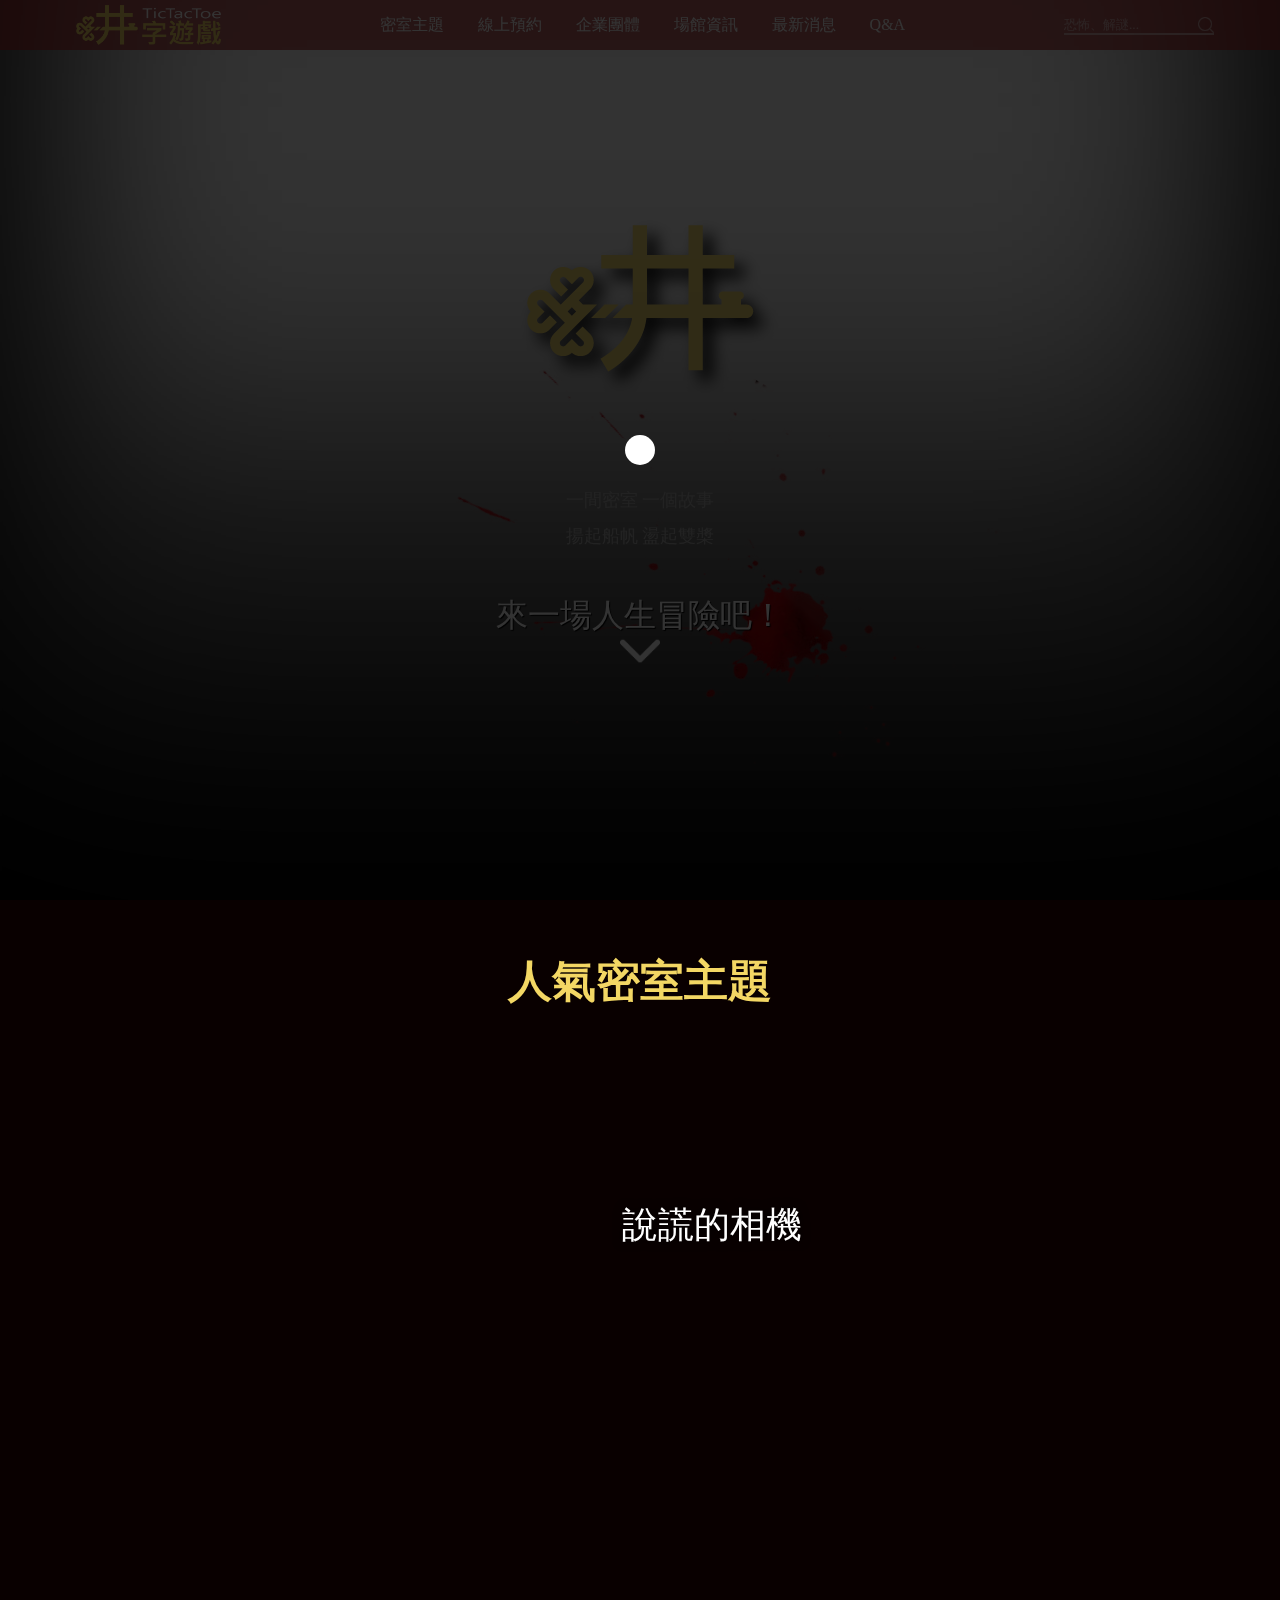
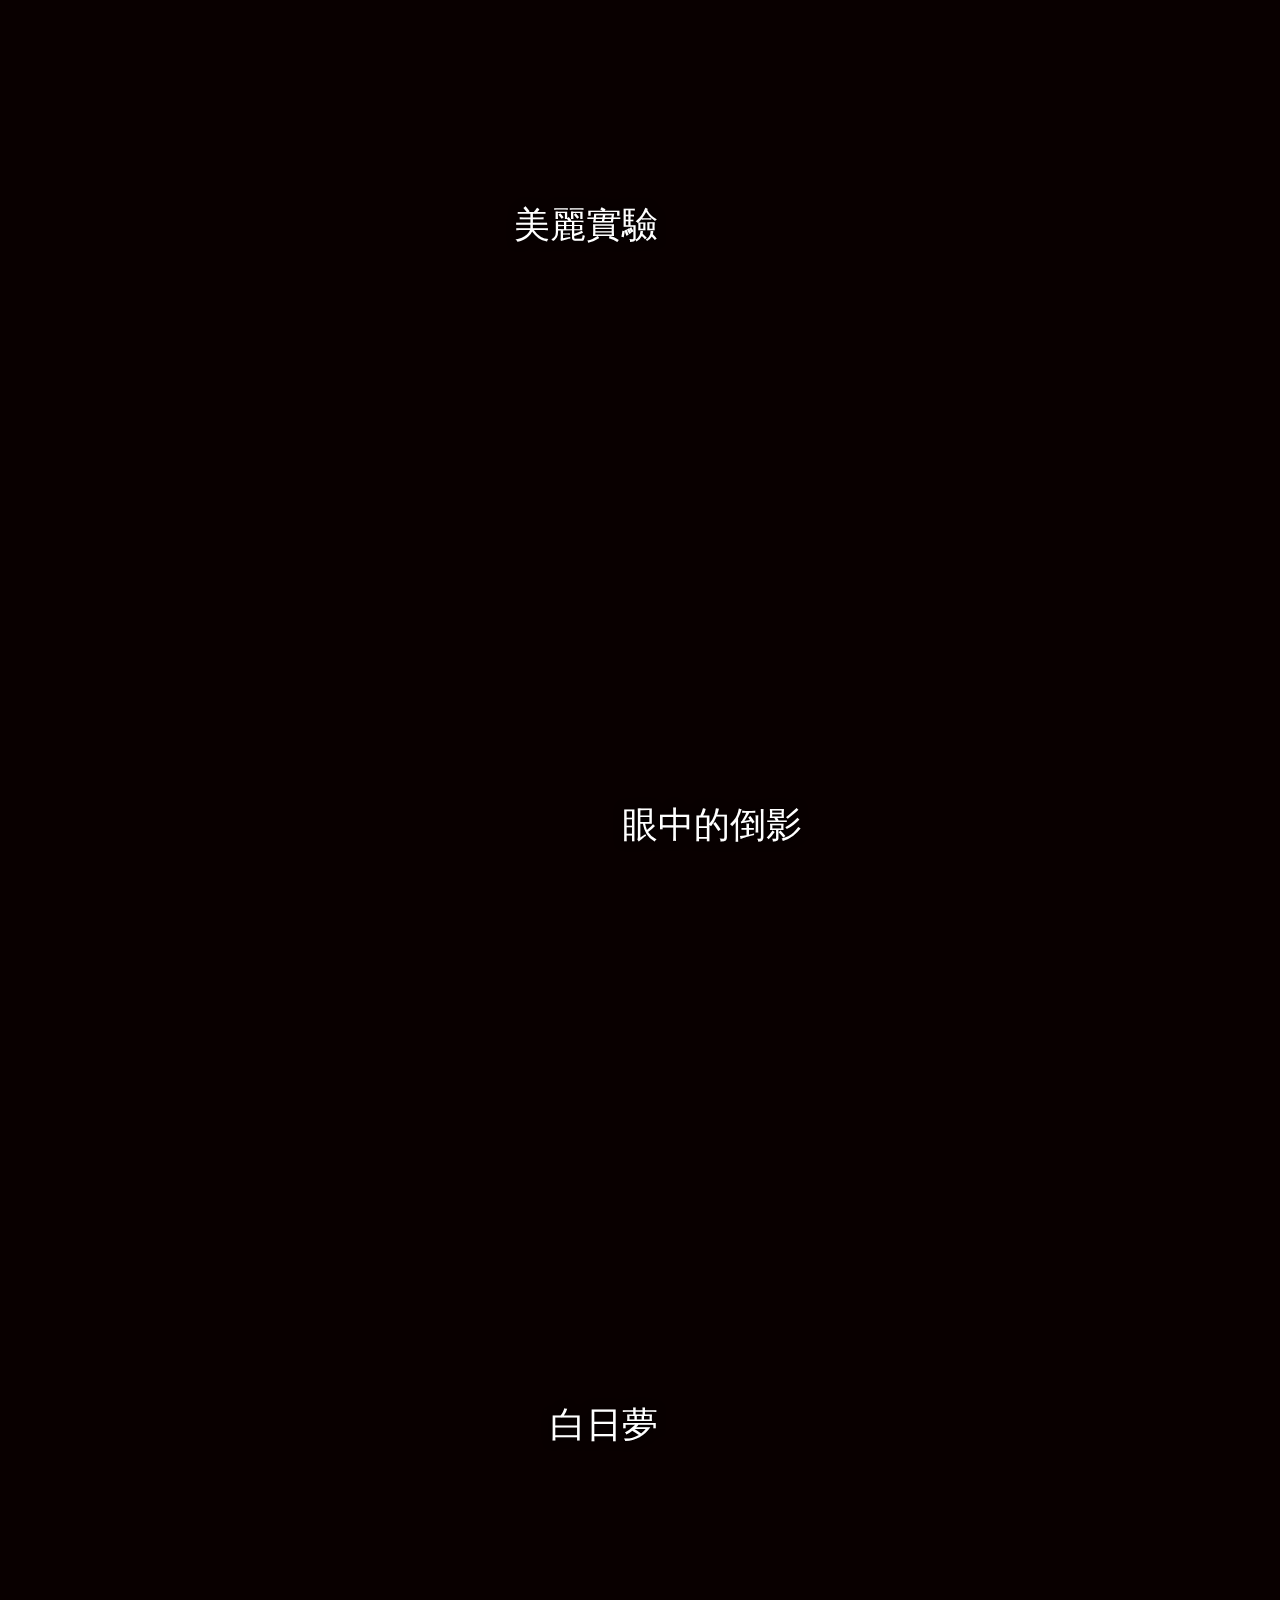
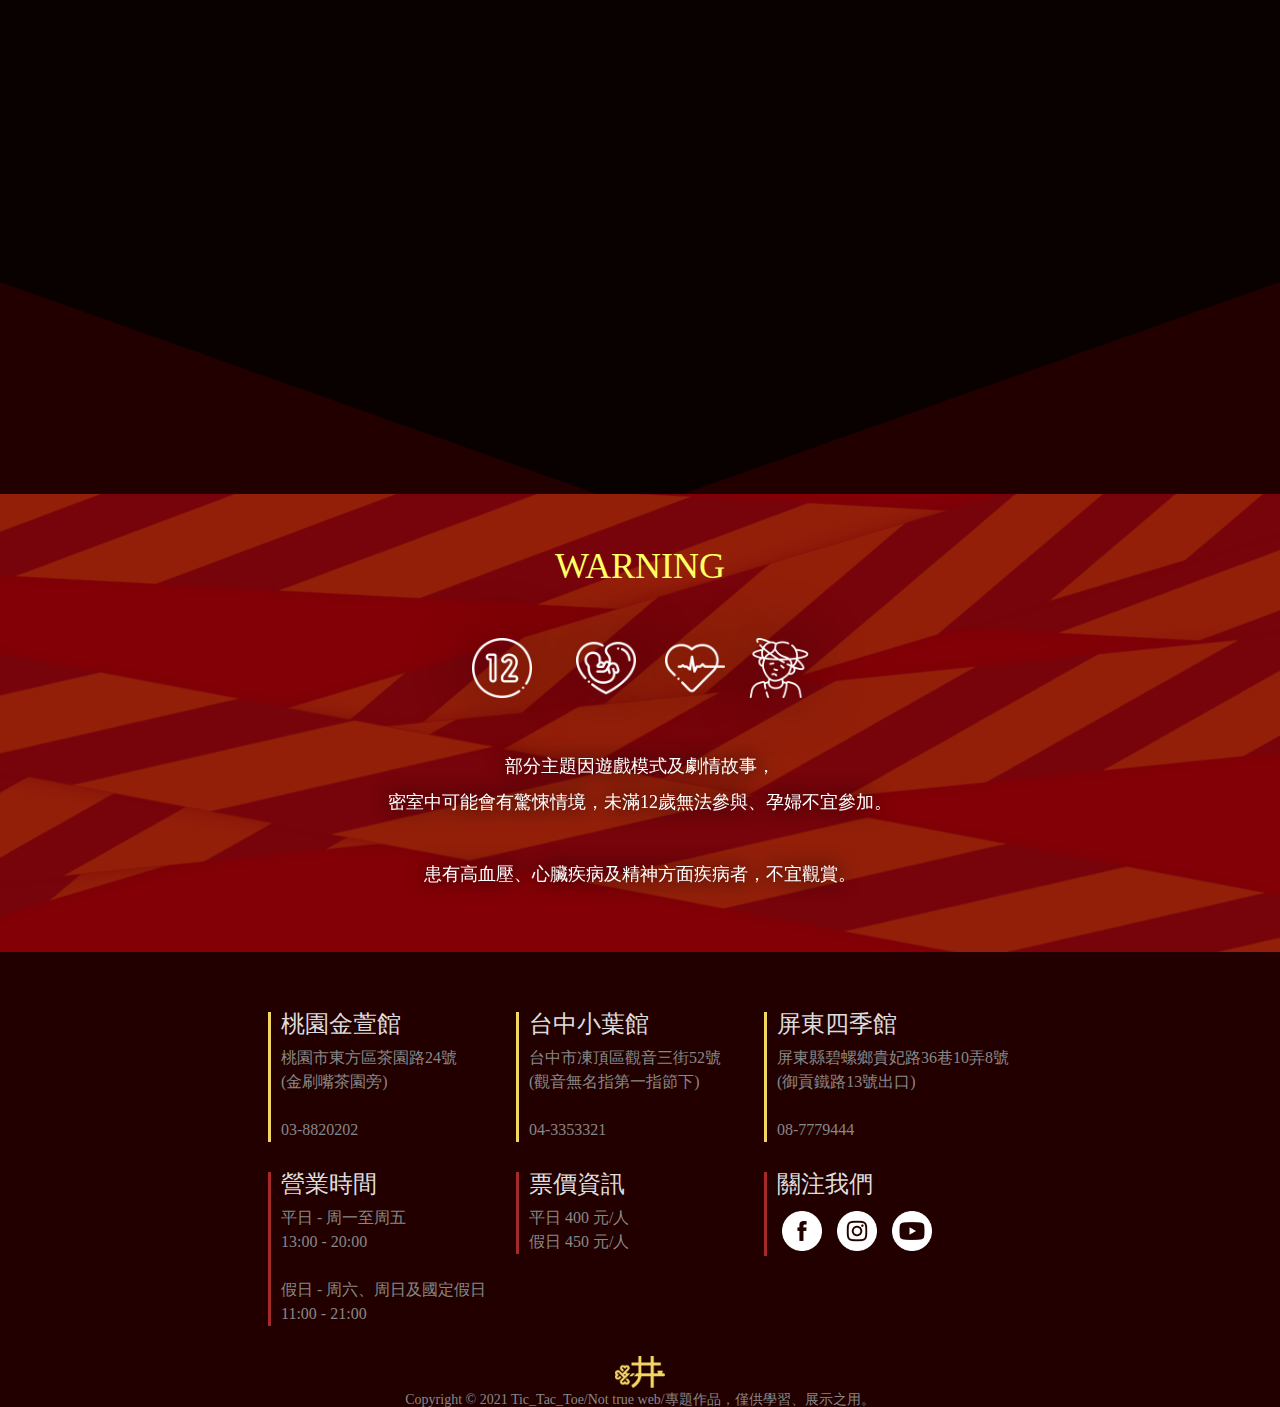
<file: index.html>
<!DOCTYPE html>
<html lang="en">
<head>
  <meta charset="UTF-8">
  <meta http-equiv="X-UA-Compatible" content="IE=edge">
  <meta name="viewport" content="width=device-width, initial-scale=1.0">
  <title>井字遊戲Tic_Tac_Toe</title>
  <!--網頁標題左側顯示-->
  <link rel="icon" href="pic/Tic_Tac_Toe_logo.ico" type="image/x-icon">
  <!--收藏夾顯示圖示-->
  <link rel="shortcut icon" href="pic/Tic_Tac_Toe_logo.ico" type="image/x-icon">

  <link rel="stylesheet" href="css/reset.css">
  <link rel="stylesheet" href="css/universal.css">
  <link rel="stylesheet" href="css/index.css">
  <link rel="stylesheet" href="css/grid.css">

  <script src="js/jquery.js"></script>
  <script src="js/index-topic-scroll.js"></script>
  <script src="js/Tic_Tac_Toe.js" defer></script>
</head>

<body>
  <!-- loading畫面  -->
  <div id="loading">
    <div class="loadingAnimation"></div>
  </div>
  <script>
    $(document).ready(function(){
      $('#loading').delay(1000).fadeOut(300);
    });
  </script>
  
  <header>
    <div class="header_float">
      <!-- logo -->
      <a href="index.html">
        <img class="logo" src="pic/Tic_Tac_Toe_full_logo.png" alt="Tic_Tac_Toe_logo">
      </a>

      <!-- 選單頁面連結 -->
      <div id="circularMenu" class="circular-menu">
        <a class="floating-btn" onclick="document.getElementById('circularMenu').classList.toggle('active');"></a>
      
        <nav class="nav_bar">
          <a href="topic_page.html" class="menu-item">密室主題</a>
          <a href="reserve_page.html" class="menu-item">線上預約</a>
          <a href="business_activity_page.html" class="menu-item">企業團體</a>
          <a href="branch_page.html" class="menu-item">場館資訊</a>
          <a href="news_page.html" class="menu-item">最新消息</a>
          <a href="QA_page.html" class="menu-item">Q&A</a>
        </nav>
      </div>
      <!-- 搜尋bar -->
      <label class="search_bar">
        <input type="text" placeholder="恐怖、解謎...">
      </label>
    </div>

    <!-- banner -->
    <div class="banner">
      <img class="logo" src="pic/Tic_Tac_Toe_logo.png" alt="Tic_Tac_Toe_logo">
      <table id="lattice">
        <tr>
          <td><input type="button" id="rc00" value=" "></td>
          <td><input type="button" id="rc01" value=" "></td>
          <td><input type="button" id="rc02" value=" "></td>
        </tr>
        <tr>
          <td><input type="button" id="rc10" value=" "></td>
          <td><input type="button" id="rc11" value=" "></td>
          <td><input type="button" id="rc12" value=" "></td>
        </tr>
        <tr>
          <td><input type="button" id="rc20" value=" "></td>
          <td><input type="button" id="rc21" value=" "></td>
          <td><input type="button" id="rc22" value=" "></td>
        </tr>
      </table>
      <button id="reset_lattice"></button>
      <div id="light_off">
        <div class="feedback">
          <div class="txt">
            <p>恭喜勝利~</p>
            <p>*截圖此頁面*</p>
            <p>前往店面找小天使領取小禮物吧</p>
          </div>
          <div class="pic"></div>
        </div>
      </div>
      <p>一間密室 一個故事<br>揚起船帆 盪起雙槳</p>
      <a href="#content" class="backTop">
        <p>來一場人生冒險吧！</p>
        <img class="icon" src="pic/banner-arrow_down.png" alt="arrow-down">
      </a>
    </div>
  </header>

  <script>
    $('.banner a').click(function () {
      $('html, body').animate({
        scrollTop: $($.attr(this, 'href')).offset().top
      }, 500);
      return false;
    });
  </script>

  <main>
    <!-- 人氣密室主題 -->
    <section class="hot_topic" id="content">
      <h1>人氣密室主題</h1>

      <!-- 說謊的相機 -->
      <article class="topic lie_photo">
        <h2>說謊的相機</h2>
        
        <div class="pic scroll-right_in">
          <div>
            <img src="pic/lie_photo-04.webp" alt="行李箱相機">
          </div>
          <div>
            <img src="pic/lie_photo-01.webp" alt="很多照片">
          </div>
          <div class="front">
            <img src="pic/lie_photo-02.webp" alt="說謊的相機主圖">
          </div>
          <div>
            <img src="pic/lie_photo-04.webp" alt="行李箱相機">
          </div>
          <div>
            <img src="pic/lie_photo-01.webp" alt="很多照片">
          </div>
          <div>
            <img src="pic/lie_photo-02.webp" alt="說謊的相機主圖">
          </div>
        </div>

        <div class="text scroll-left_in">
          <div class="about">
            <div class="game_hard">
              <img class="icon" src="pic/topic-harder.png" alt="">
              <img class="icon" src="pic/topic-harder.png" alt="">
              <img class="icon" src="pic/topic-harder.png" alt="">
              <img class="icon" src="pic/topic-harder.png" alt="">
              <img class="icon" src="pic/topic-harder.png" alt="">
            </div>
            <span class="game_players">
              <img class="icon" src="pic/topic-user.png" alt="">6人
            </span>
            <span class="game_time">
              <img class="icon" src="pic/topic-hour_glass.png" alt="">120min
            </span>
            <span class="game_place">
              <img class="icon" src="pic/topic-place.png" alt="">台中小葉館
            </span>
          </div>
          
          <a href="topic_info_page.html">
            <p>
              被迫坐上了套著聖誕主題的皮，<br>
              實際上是聯誼活動的列車，<br>
              你湊巧和躲在掃具間的夥伴相遇，<br>
              活動車廂突然傳來尖叫聲！...more
            </p>
          </a>

          <a href="reserve_page.html">立即預約></a>
        </div>
      </article>

      <!-- 美麗實驗 -->
      <article class="topic beauty">
        <h2>美麗實驗</h2>

        <div class="pic scroll-left_in">
          <div>
            <img src="pic/beauty-03.jfif" alt="手術室">
          </div>
          <div>
            <img src="pic/beauty-01.jpg" alt="手術工具">
          </div>
          <div class="front">
            <img src="pic/beauty-02.webp" alt="美麗實驗主圖">
          </div>
          <div>
            <img src="pic/beauty-03.jfif" alt="手術室">
          </div>
          <div>
            <img src="pic/beauty-01.jpg" alt="手術工具">
          </div>
          <div>
            <img src="pic/beauty-02.webp" alt="美麗實驗主圖">
          </div>
        </div>
        
        <div class="text scroll-right_in">
          <div class="about">
            <div class="game_hard">
              <img class="icon" src="pic/topic-harder.png" alt="">
              <img class="icon" src="pic/topic-harder.png" alt="">
              <img class="icon" src="pic/topic-harder.png" alt="">
              <img class="icon" src="pic/topic-harder.png" alt="">
              <img class="icon" src="pic/topic-harder.png" alt="">
            </div>
            <span class="game_players">
              <img class="icon" src="pic/topic-user.png" alt="">6人
            </span>
            <span class="game_time">
              <img class="icon" src="pic/topic-hour_glass.png" alt="">120min
            </span>
            <span class="game_place">
              <img class="icon" src="pic/topic-place.png" alt="">桃園金萱館
            </span>
          </div>

          <a href="topic_info_page.html">
            <p>
              美麗沒有終點，青春沒有極限。<br>
              讓時光在你的身上停滯。<br>
              <br>
              為了這副漂亮的皮囊，<br>
              你願意付出多少？...more
            </p>
            </a>

          <a href="reserve_page.html">立即預約></a>
        </div>
      </article>

      <!-- 眼中的倒影 -->
      <article class="topic circus">
        <h2>眼中的倒影</h2>

        <div class="pic scroll-right_in">
          <div>
            <img src="pic/circus-03.webp" alt="馬戲場景">
          </div>
          <div>
            <img src="pic/circus-04.jpg" alt="門票">
          </div>
          <div class="front">
            <img src="pic/circus-02.webp" alt="眼中的倒影主圖">
          </div>
          <div>
            <img src="pic/circus-03.webp" alt="馬戲場景">
          </div>
          <div>
            <img src="pic/circus-04.jpg" alt="門票">
          </div>
          <div>
            <img src="pic/circus-02.webp" alt="眼中的倒影主圖">
          </div>
          <!-- <div>
            <img src="pic/circus-01.webp" alt="馬戲裝飾">
            <img src="pic/circus-04.jpg" alt="門票">
          </div> -->
        </div>

        <div class="text scroll-left_in">
          <div class="about">
            <div class="game_hard">
              <img class="icon" src="pic/topic-harder.png" alt="">
              <img class="icon" src="pic/topic-harder.png" alt="">
              <img class="icon" src="pic/topic-harder.png" alt="">
              <img class="icon" src="pic/topic-harder.png" alt="">
              <img class="icon" src="pic/topic-harder.png" alt="">
            </div>
            
            <span class="game_players">
              <img class="icon" src="pic/topic-user.png" alt="">6人
            </span>
            <span class="game_time">
              <img class="icon" src="pic/topic-hour_glass.png" alt="">120min
            </span>
            <span class="game_place">
              <img class="icon" src="pic/topic-place.png" alt="">屏東四季館
            </span>
          </div>

          <a href="topic_info_page.html">
            <p>
              馬戲團的籠子鑰匙被偷！<br>
              猛獸出逃？<br>
              小鎮警長把紀錄簿往你身上一丟，<br>
              就帶著訓獸師追著足跡走了。<br>
              前往馬戲團調查出真相吧！...more
            </p>
          </a>

          <a href="reserve_page.html">立即預約></a>
        </div>
      </article>

      <!-- 白日夢 -->
      <article class="topic daydream">
        <h2>白日夢</h2>

        <div class="pic scroll-left_in">
          <div>
            <img src="pic/daydream-04.jpg" alt="浴缸">
          </div>
          <div>
            <img src="pic/daydream-01.webp" alt="筆筒">
          </div>
          <div class="front">
            <img src="pic/daydream-02.jpg" alt="白日夢主圖">
          </div>
          <div>
            <img src="pic/daydream-04.jpg" alt="浴缸">
          </div>
          <div>
            <img src="pic/daydream-01.webp" alt="筆筒">
          </div>
          <div class="front">
            <img src="pic/daydream-02.jpg" alt="白日夢主圖">
          </div>
          <!-- <div>
            <img src="pic/daydream-03.jpg" alt="水灑了">
          </div> -->
        </div>

        <div class="text scroll-right_in">
          <div class="about">
            <div class="game_hard">
              <img class="icon" src="pic/topic-harder.png" alt="">
              <img class="icon" src="pic/topic-harder.png" alt="">
              <img class="icon" src="pic/topic-harder.png" alt="">
              <img class="icon" src="pic/topic-harder.png" alt="">
              <img class="icon" src="pic/topic-harder.png" alt="">
            </div>
            <span class="game_players">
              <img class="icon" src="pic/topic-user.png" alt="">3人
            </span>
            <span class="game_time">
              <img class="icon" src="pic/topic-hour_glass.png" alt="">60min
            </span>
            <span class="game_place">
              <img class="icon" src="pic/topic-place.png" alt="">桃園金萱館
            </span>
          </div>
          
          <a href="topic_info_page.html">
            <p>
              你睡覺時做夢嗎？<br>
              聽說彩色的夢是幻想，<br>
              黑白的夢代表之後真的會發生。<br>
              <br>
              那...你找到廁所了嗎？...more
            </p>
          </a>

          <a href="reserve_page.html">立即預約></a>
        </div>
      </article>

<!-- slider -->
<script>
  $(function(){
    $(document).on('click','.topic .pic div:nth-of-type(2)',function(){
      $(this).next().removeClass('front');
      $(this).addClass('front');
      $(this).parent().prepend($(this).next().next().next().next());
    });
    $(document).on('click','.topic .pic div:nth-of-type(4)',function(){
      $(this).prev().removeClass('front');
      $(this).addClass('front');
      $(this).parent().append($(this).prev().prev().prev());
    });
  });
</script>

      <!-- 手手 -->
      <div id="more_topic" class=" ">
        <a href="topic_page.html">找尋更多密室 ></a>
        <img class="key" src="pic/logo_key.png" alt="">
        <img class="surprise" src="pic/zombie_hand.png" alt="">
      </div>
    </section>
    
    <!-- 警告 -->
    <section class="warning">
      <div class="full_set">
        <h2>WARNING</h2>
        <div class="warning_icon">
          <img src="pic/warning-12up.png" alt="">
          <img src="pic/warning-pregnant.png" alt="">
          <img src="pic/warning-heart_sick.png" alt="">
          <img src="pic/warning-dizziness.png" alt="">
        </div>
        <p>
          部分主題因遊戲模式及劇情故事，<br>
          密室中可能會有驚悚情境，未滿12歲無法參與、孕婦不宜參加。<br>
          <br>
          患有高血壓、心臟疾病及精神方面疾病者，不宜觀賞。<br>
        </p>
      </div>
    </section>
  </main>

  <footer>
    <!-- 分館資訊 -->
    <div class="branch_group">
      <div class="branch">
        <a href="branch_page.html">
          <h3>桃園金萱館</h3>
        </a>
          <address>桃園市東方區茶園路24號</address>
          <p>(金刷嘴茶園旁)</p><br>
          <div class="tel">
            03-8820202
          </div>
        </p>
      </div>
      <div class="branch">
        <a href="branch_page.html">
          <h3>台中小葉館</h3>
        </a>
        <address>台中市凍頂區觀音三街52號</address>
        <p>(觀音無名指第一指節下)</p><br>
        <div class="tel">
          04-3353321
        </div>
      </div>
      <div class="branch">
        <a href="branch_page.html">
          <h3>屏東四季館</h3>
        </a>
        <address>屏東縣碧螺鄉貴妃路36巷10弄8號</address>
        <p>(御貢鐵路13號出口)</p><br>
        <div class="tel">
          08-7779444
        </div>
      </div>
    </div>
    
    <div class="other_info">
      <!-- 營業時間 -->
      <div class="business">
        <h3>營業時間</h3>
        <p>
          平日 - 周一至周五<br>
          13:00 - 20:00<br>
          <br>
          假日 - 周六、周日及國定假日<br>
          11:00 - 21:00
        </p>
      </div>

      <!-- 票價資訊 -->
      <div class="fare">
        <h3>票價資訊</h3>
        <p>
          平日 400 元/人<br>
          假日 450 元/人
        </p>
      </div>

      <!-- 關注我們 -->
      <div class="follow">
        <h3>關注我們</h3>
        <div class="link">
          <a href="#">
            <img src="pic/footer-link-facebook.png" alt="facebook">
          </a>
          <a href="#">
            <img src="pic/footer-link-instagram.png" alt="instagram">
          </a>
          <a href="#">
            <img src="pic/footer-link-youtube.png" alt="youtube">
          </a>
        </div>
      </div>
    </div>
  </footer>

  <!-- copyright -->
  <div class="copyright">
    <img class="logo" src="pic/Tic_Tac_Toe_logo.png" alt="Tic_Tac_Toe_logo"><br>
    Copyright © 2021 Tic_Tac_Toe/Not true web/專題作品，僅供學習、展示之用。
  </div>

</body>
</html>
</file>
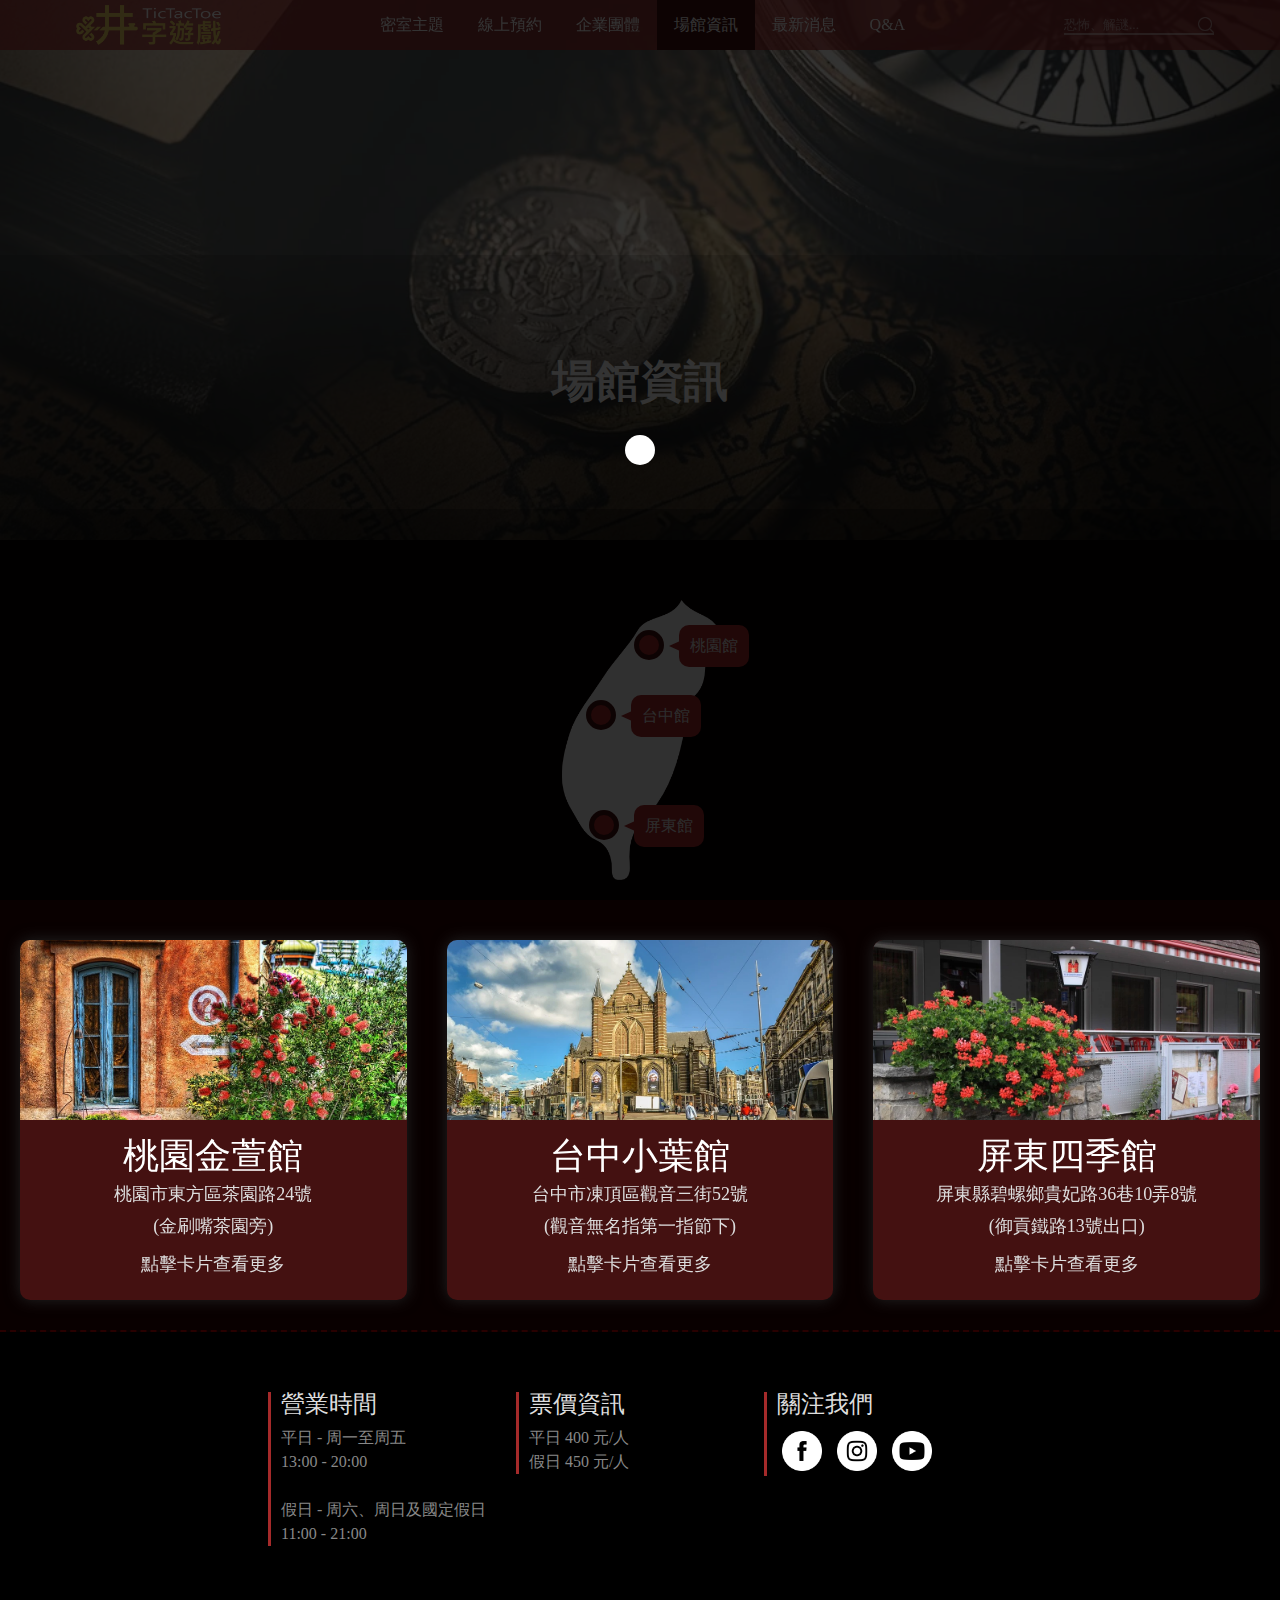
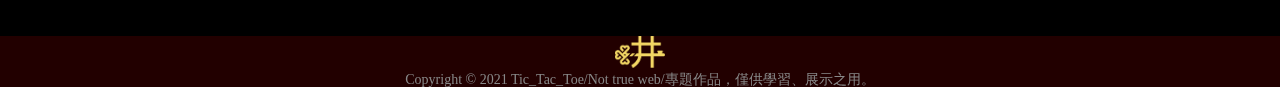
<file: branch_page.html>
<!DOCTYPE html>
<html lang="en">
<head>
  <meta charset="UTF-8">
  <meta http-equiv="X-UA-Compatible" content="IE=edge">
  <meta name="viewport" content="width=device-width, initial-scale=1.0">
  <title>場地資訊_井字遊戲Tic_Tac_Toe</title>
  <!--網頁標題左側顯示-->
  <link rel="icon" href="pic/Tic_Tac_Toe_logo.ico" type="image/x-icon">
  <!--收藏夾顯示圖示-->
  <link rel="shortcut icon" href="pic/Tic_Tac_Toe_logo.ico" type="image/x-icon">

  <link rel="stylesheet" href="css/reset.css">
  <link rel="stylesheet" href="css/universal.css">
  <link rel="stylesheet" href="css/branch_page.css">
  <link rel="stylesheet" href="css/grid.css">
  <script src="js/jquery.js"></script>
</head>

<body>
  <!-- loading畫面  -->
  <div id="loading">
    <div class="loadingAnimation"></div>
  </div>
  <script>
    $(document).ready(function(){
      $('#loading').delay(1000).fadeOut(300);
    });
  </script>
  
  <header>
    <div class="header_float">
      <!-- logo -->
      <a href="index.html">
        <img class="logo" src="pic/Tic_Tac_Toe_full_logo.png" alt="Tic_Tac_Toe_logo">
      </a>

      <!-- 選單頁面連結 -->
      <div id="circularMenu" class="circular-menu">
        <a class="floating-btn" onclick="document.getElementById('circularMenu').classList.toggle('active');"></a>
      
        <nav class="nav_bar">
          <a href="topic_page.html" class="menu-item">密室主題</a>
          <a href="reserve_page.html" class="menu-item">線上預約</a>
          <a href="business_activity_page.html" class="menu-item">企業團體</a>
          <a href="branch_page.html" class="menu-item">場館資訊</a>
          <a href="news_page.html" class="menu-item">最新消息</a>
          <a href="QA_page.html" class="menu-item">Q&A</a>
        </nav>
      </div>
      <!-- 搜尋bar -->
      <label class="search_bar">
        <input type="text" placeholder="恐怖、解謎...">
      </label>
    </div>

    <!-- 線上預約 -->
    <div class="banner">
      <h1>場館資訊</h1>
    </div>
  </header>

  
  <main>
    <section class="address">
      <img src="pic/taiwan.png" alt="">
      <a href="#taoyuan"></a>
      <a href="#taichung"></a>
      <a href="#pingtung"></a>
      <div class="row">
        <label id="taoyuan">
          <input type="checkbox">
          <div class="card_front_side">
            <div class="pic"><img src="pic/branch-1.jpg" alt=""></div>
            <div class="detail">
              <h2>桃園金萱館</h2>
              <p>桃園市東方區茶園路24號<br>(金刷嘴茶園旁)</p>
              <p>點擊卡片查看更多</p>
            </div>
          </div>
          <div class="card_back_side">
            <div class="detail">
              <h3>行車路線</h3>
              <p>台7甲線金茶交流道南下出口，行車約5分鐘。</p>
              <h3>大眾運輸</h3>
              <p>公車 | 桃園車站>桃園客運-87公車>茶園小道站</p>
              <h3>附近停車場</h3>
              <p>金刷嘴茶園空地很多</p>
            </div>
            <p>03-8820202</p>
          </div>
          <div class="place_point"></div>
        </label>
        <label id="taichung">
          <input type="checkbox">
          <div class="card_front_side">
            <div class="pic"><img src="pic/branch-2.webp" alt=""></div>
            <div class="detail">
              <h2>台中小葉館</h2>
              <p>台中市凍頂區觀音三街52號<br>(觀音無名指第一指節下)</p>
              <p>點擊卡片查看更多</p>
            </div>
          </div>
          <div class="card_back_side">
            <div class="detail">
              <h3>行車路線</h3>
              <p>台7甲線金茶交流道南下出口，行車約5分鐘。</p>
              <h3>大眾運輸</h3>
              <p>公車 | 桃園車站>桃園客運-87公車>茶園小道站</p>
              <h3>附近停車場</h3>
              <p>觀音廟口</p>
            </div>
            <p>04-3353321</p>
          </div>
          <div class="place_point"></div>
        </label>
        <label id="pingtung">
          <input type="checkbox">
          <div class="card_front_side">
            <div class="pic"><img src="pic/branch-3.webp" alt=""></div>
            <div class="detail">
              <h2>屏東四季館</h2>
              <p>屏東縣碧螺鄉貴妃路36巷10弄8號<br>(御貢鐵路13號出口)</p>
              <p>點擊卡片查看更多</p>
            </div>
          </div>
          <div class="card_back_side">
            <div class="detail">
              <h3>行車路線</h3>
              <p>台7甲線金茶交流道南下出口，行車約5分鐘。</p>
              <h3>大眾運輸</h3>
              <p>火車 | 御貢鐵路屏東站13號出口步行2分鐘</p>
              <h3>附近停車場</h3>
              <p>本大樓無附設停車場，附近停車位不好找，敬請提前抵達。</p>
            </div>
            <p>08-7779444</p>
          </div>
          <div class="place_point"></div>
        </label>
      </div>
    </section>
  </main>

  <script>
    $('.address a').click(function () {
      $('html, body').animate({
        scrollTop: $($.attr(this, 'href')).offset().top
      }, 500);
      return false;
    });
  </script>

  <footer>
    <div class="other_info">
      <!-- 營業時間 -->
      <div class="business">
        <h3>營業時間</h3>
        <p>
          平日 - 周一至周五<br>
          13:00 - 20:00<br>
          <br>
          假日 - 周六、周日及國定假日<br>
          11:00 - 21:00
        </p>
      </div>

      <!-- 票價資訊 -->
      <div class="fare">
        <h3>票價資訊</h3>
        <p>
          平日 400 元/人<br>
          假日 450 元/人
        </p>
      </div>

      <!-- 關注我們 -->
      <div class="follow">
        <h3>關注我們</h3>
        <div class="link">
          <a href="#">
            <img src="pic/footer-link-facebook.png" alt="facebook">
          </a>
          <a href="#">
            <img src="pic/footer-link-instagram.png" alt="instagram">
          </a>
          <a href="#">
            <img src="pic/footer-link-youtube.png" alt="youtube">
          </a>
        </div>
      </div>
    </div>
  </footer>


  <!-- copyright -->
  <div class="copyright">
    <img class="logo" src="pic/Tic_Tac_Toe_logo.png" alt="Tic_Tac_Toe_logo"><br>
    Copyright © 2021 Tic_Tac_Toe/Not true web/專題作品，僅供學習、展示之用。
  </div>

</body>
</html>
</file>
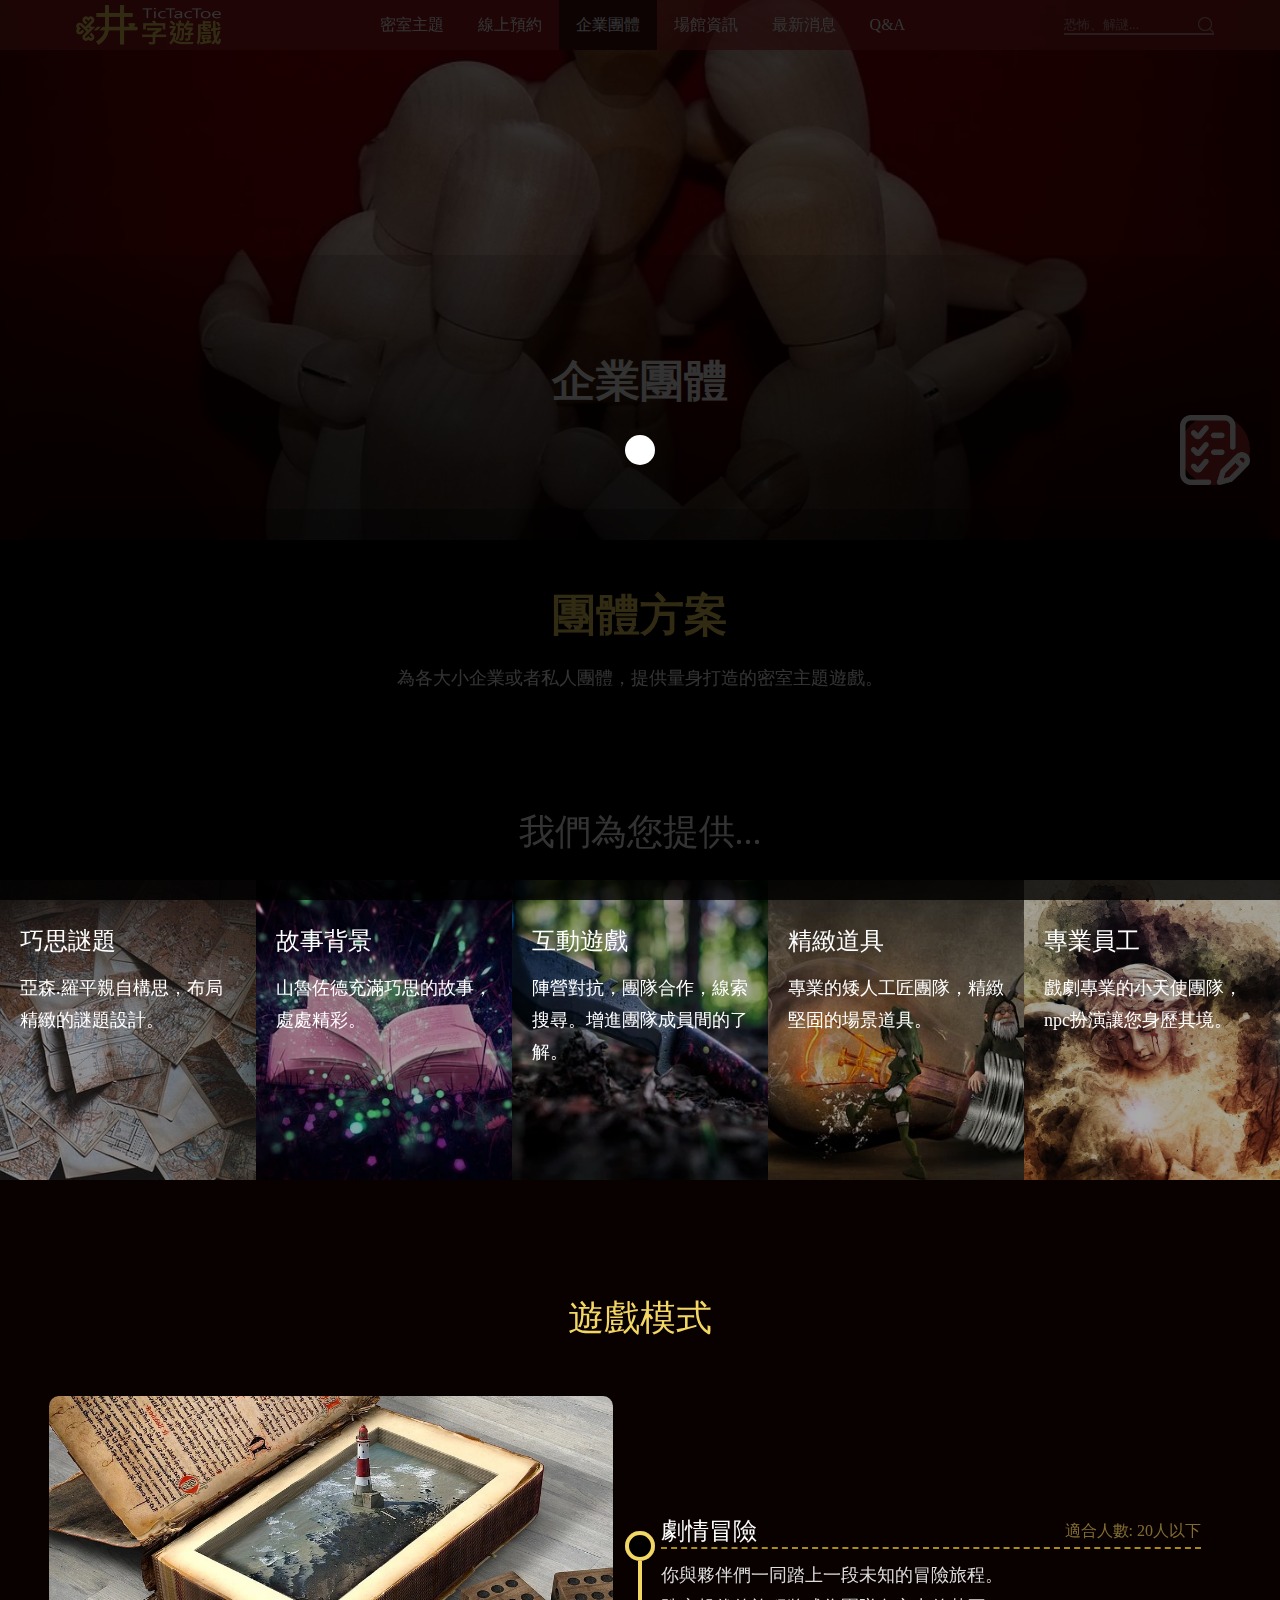
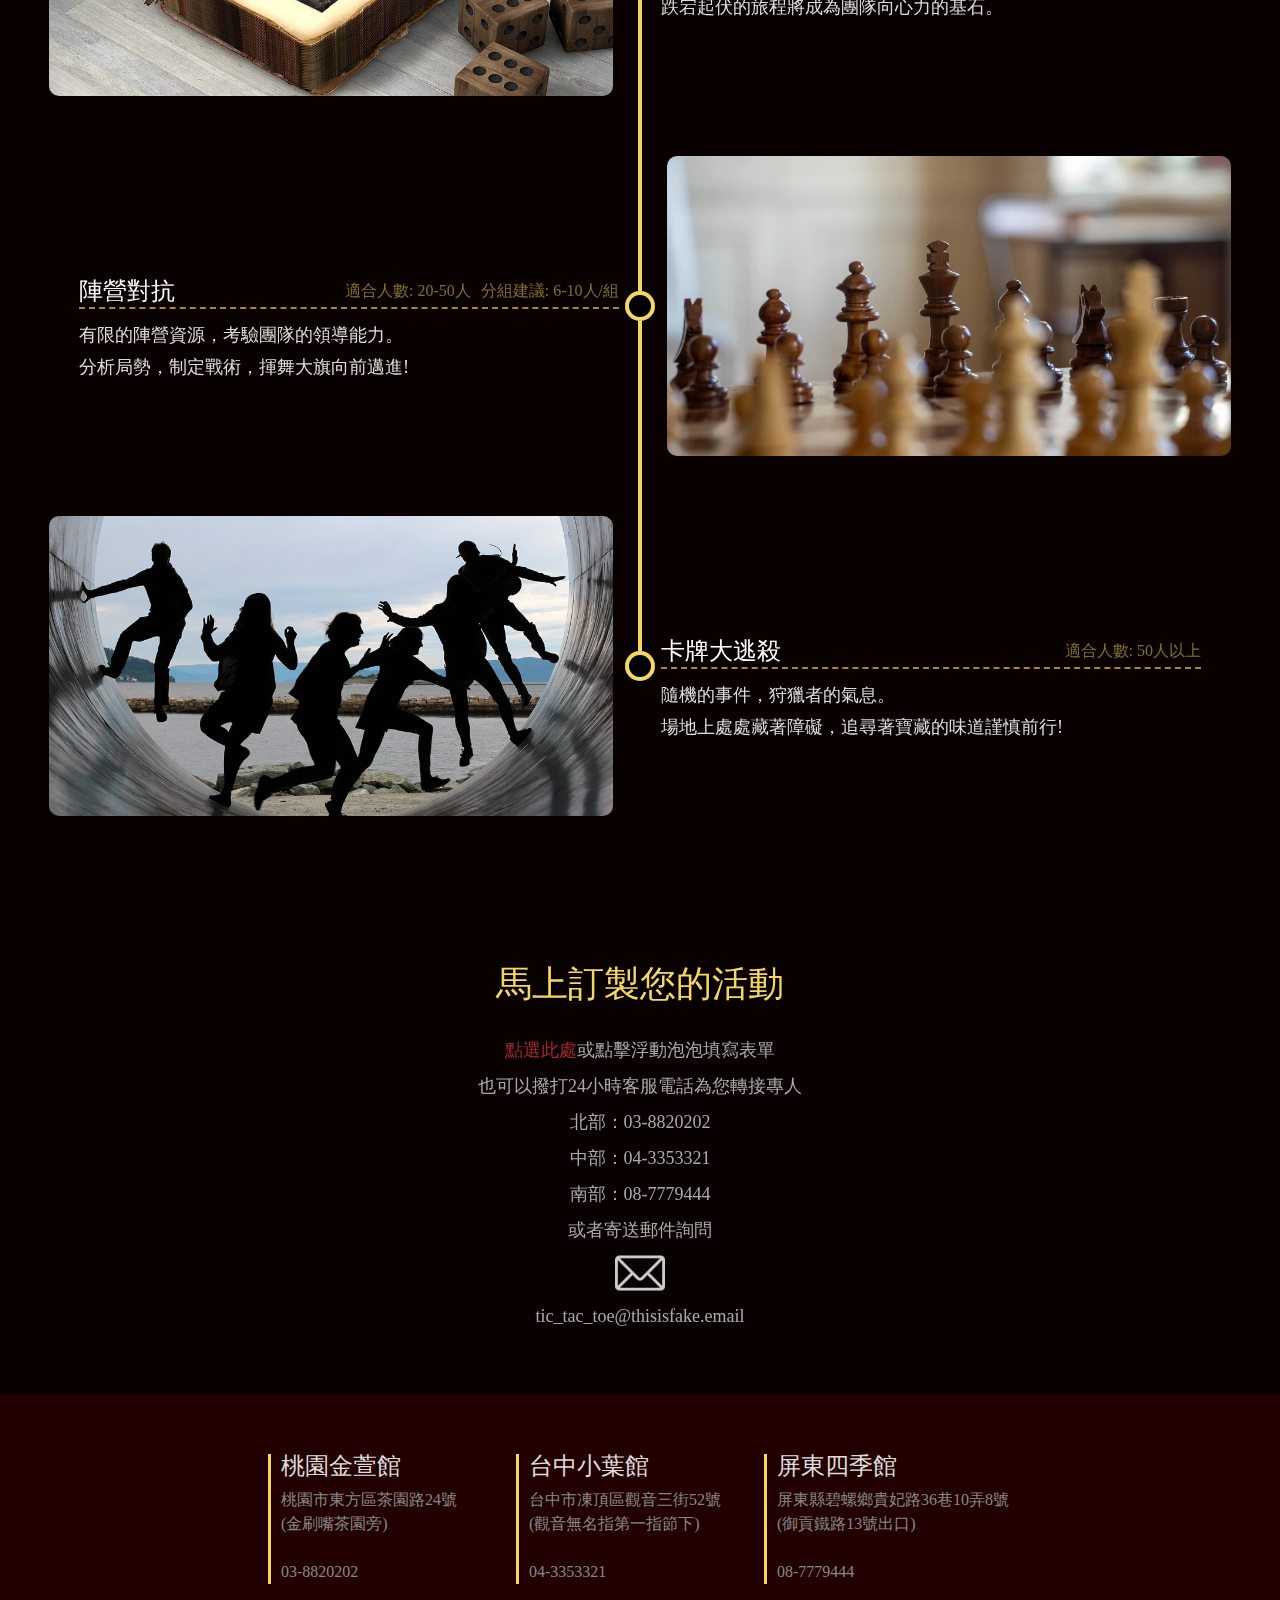
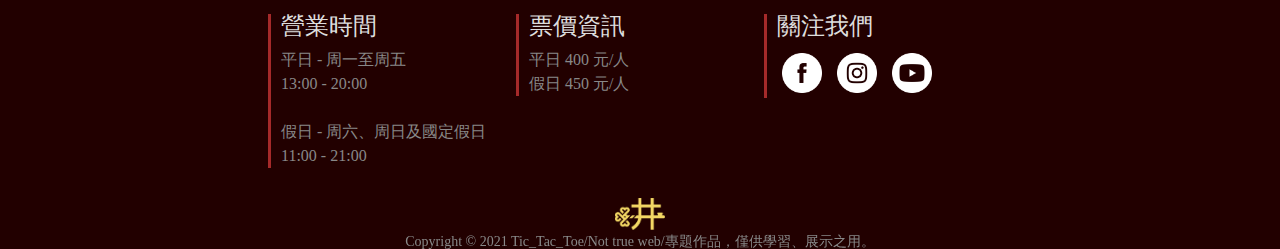
<file: business_activity_page.html>
<!DOCTYPE html>
<html lang="en">
<head>
  <meta charset="UTF-8">
  <meta http-equiv="X-UA-Compatible" content="IE=edge">
  <meta name="viewport" content="width=device-width, initial-scale=1.0">
  <title>活動邀約_井字遊戲Tic_Tac_Toe</title>
  <!--網頁標題左側顯示-->
  <link rel="icon" href="pic/Tic_Tac_Toe_logo.ico" type="image/x-icon">
  <!--收藏夾顯示圖示-->
  <link rel="shortcut icon" href="pic/Tic_Tac_Toe_logo.ico" type="image/x-icon">

  <link rel="stylesheet" href="css/reset.css">
  <link rel="stylesheet" href="css/universal.css">
  <link rel="stylesheet" href="css/business_activity_page.css">
  <link rel="stylesheet" href="css/grid.css">
  <script src="js/jquery.js"></script>
</head>

<body>
  <!-- loading畫面  -->
  <div id="loading">
    <div class="loadingAnimation"></div>
  </div>
  <script>
    $(document).ready(function(){
      $('#loading').delay(1000).fadeOut(300);
    });
  </script>
  
  <header>
    <div class="header_float">
      <!-- logo -->
      <a href="index.html">
        <img class="logo" src="pic/Tic_Tac_Toe_full_logo.png" alt="Tic_Tac_Toe_logo">
      </a>

      <!-- 選單頁面連結 -->
      <div id="circularMenu" class="circular-menu">
        <a class="floating-btn" onclick="document.getElementById('circularMenu').classList.toggle('active');"></a>
      
        <nav class="nav_bar">
          <a href="topic_page.html" class="menu-item">密室主題</a>
          <a href="reserve_page.html" class="menu-item">線上預約</a>
          <a href="business_activity_page.html" class="menu-item">企業團體</a>
          <a href="branch_page.html" class="menu-item">場館資訊</a>
          <a href="news_page.html" class="menu-item">最新消息</a>
          <a href="QA_page.html" class="menu-item">Q&A</a>
        </nav>
      </div>
      <!-- 搜尋bar -->
      <label class="search_bar">
        <input type="text" placeholder="恐怖、解謎...">
      </label>
    </div>

    <!-- 線上預約 -->
    <div class="banner">
      <h1>企業團體</h1>
    </div>
  </header>


  <main>
    <section class="team_building">
      <h1>團體方案</h1>
      <div class="row">
        <div class="col-12">
          <p>為各大小企業或者私人團體，提供量身打造的密室主題遊戲。</p>
        </div>
      </div>
    </section>

    <!-- 我們可以為您提供 -->
    <section class="our_support">
      <h2>我們為您提供...</h2>
      <div class="row item_group">
        <div class="item puzzle">
          <div class="pic">
            <img src="pic/puzzle.jpg" alt="">
          </div>
          <div class="txt">
            <h3>巧思謎題</h3>
            <p>亞森.羅平親自構思，布局精緻的謎題設計。</p>
          </div>
        </div>
        <div class="item story">
          <div class="pic">
            <img src="pic/story.webp" alt="">
          </div>
          <div class="txt">
            <h3>故事背景</h3>
            <p>山魯佐德充滿巧思的故事，處處精彩。</p>
          </div>
        </div>
        <div class="item interactive">
          <div class="pic">
            <img src="pic/interactive.webp" alt="">
          </div>
          <div class="txt">
            <h3>互動遊戲</h3>
            <p>陣營對抗，團隊合作，線索搜尋。增進團隊成員間的了解。</p>
          </div>
        </div>
        <div class="item props">
          <div class="pic">
            <img src="pic/props.webp" alt="">
          </div>
          <div class="txt">
            <h3>精緻道具</h3>
            <p>專業的矮人工匠團隊，精緻堅固的場景道具。</p>
          </div>
        </div>
        <div class="item npc">
          <div class="pic">
            <img src="pic/angle.webp" alt="">
          </div>
          <div class="txt">
            <h3>專業員工</h3>
            <p>戲劇專業的小天使團隊，npc扮演讓您身歷其境。</p>
          </div>
        </div>
      </div>
    </section>

    <!-- 遊戲模式 -->
    <section class="row game_mode">
      <h2>遊戲模式</h2>
      <div class="item adventure">
        <div class="pic"></div>
        <div class="txt">
          <div class="title">
            <h3>劇情冒險</h3>
            <div><p>適合人數: 20人以下</p></div>
          </div>
          <p>你與夥伴們一同踏上一段未知的冒險旅程。<br>跌宕起伏的旅程將成為團隊向心力的基石。</p>
        </div>
      </div>
      <div class="item camp">
        <div class="pic"></div>
        <div class="txt">
          <div class="title">
            <h3>陣營對抗</h3>
            <div><p>適合人數: 20-50人</p><p>分組建議: 6-10人/組</p></div>
          </div>
          <p>有限的陣營資源，考驗團隊的領導能力。<br>分析局勢，制定戰術，揮舞大旗向前邁進!</p>
        </div>
      </div>
      <div class="item props">
        <div class="pic"></div>
        <div class="txt">
          <div class="title">
            <h3>卡牌大逃殺</h3>
            <div><p>適合人數: 50人以上</p></div>
          </div>
          <p>隨機的事件，狩獵者的氣息。<br>場地上處處藏著障礙，追尋著寶藏的味道謹慎前行!</p>
        </div>
      </div>
      </div>
    </section>

    <article class="email_us">
      <h2>馬上訂製您的活動</h2>
      <p><span id="list_switch">點選此處</span>或點擊浮動泡泡填寫表單<br>也可以撥打24小時客服電話為您轉接專人<br>北部：03-8820202<br>中部：04-3353321<br>南部：08-7779444<br>或者寄送郵件詢問</p>
      <img src="pic/reserve_email.png" alt="">
      <p>tic_tac_toe@thisisfake.email</p>
    </article>

    <article class="list">
      <div class="float_list_btn">
        <div class="txt">
          <p>填寫表單，為您的團隊訂製專屬活動!</p>
        </div>
        <div class="pic">
          <img src="pic/list.png">
        </div>
      </div>

      <div id="light_off">
        <div class="float_list_box">
          <h2>訂製專屬活動</h2>
          <label>
            團隊 / 公司名稱(希望我們怎麼稱呼您的團隊)
            <input type="text">
          </label>
          <label>
            預計活動日期
            <input type="date">
          </label>
          <label>
            預計參與人數
            <input type="number" min="10" max="100">
          </label>
          <label>
            聯絡人姓名
            <input type="text">
          </label>
          <label>
            聯絡電話
            <input type="tel">
          </label>
          <label>
            聯絡信箱
            <input type="email">
          </label>
          <label>
            備註
            <textarea name="" id=""  rows="5"></textarea>
          </label>
          <input type="submit" value="送出">
        </div>
      </div>
    </article>
  </main>


  <script>
    function nothing_happen(e){
      e.stopPropagation();    //阻斷蔓延
    }
  
    function switch_light(){ //燈箱開關
      document.getElementById('light_off').classList.toggle('on');
      // 燈箱叉叉
      $('head').append(`<style>#light_off::before,#light_off::after{ bottom: calc(50% - ${$('#light_off > div').outerHeight()/2}px); }</style>`);
    };
  
    window.addEventListener('load',function(){
      document.querySelector('.float_list_btn').addEventListener('click',switch_light,false);
      document.getElementById('light_off').addEventListener('click',switch_light,false);
      document.getElementById('list_switch').addEventListener('click',switch_light,false);
      document.querySelector('.float_list_box').addEventListener('click',nothing_happen,false);
    },false);
  </script>
  



  <footer>
    <!-- 分館資訊 -->
    <div class="branch_group">
      <div class="branch">
        <a href="branch_page.html">
          <h3>桃園金萱館</h3>
        </a>
          <address>桃園市東方區茶園路24號</address>
          <p>(金刷嘴茶園旁)</p><br>
          <div class="tel">
            03-8820202
          </div>
        </p>
      </div>
      <div class="branch">
        <a href="branch_page.html">
          <h3>台中小葉館</h3>
        </a>
        <address>台中市凍頂區觀音三街52號</address>
        <p>(觀音無名指第一指節下)</p><br>
        <div class="tel">
          04-3353321
        </div>
      </div>
      <div class="branch">
        <a href="branch_page.html">
          <h3>屏東四季館</h3>
        </a>
        <address>屏東縣碧螺鄉貴妃路36巷10弄8號</address>
        <p>(御貢鐵路13號出口)</p><br>
        <div class="tel">
          08-7779444
        </div>
      </div>
    </div>
    
    <div class="other_info">
      <!-- 營業時間 -->
      <div class="business">
        <h3>營業時間</h3>
        <p>
          平日 - 周一至周五<br>
          13:00 - 20:00<br>
          <br>
          假日 - 周六、周日及國定假日<br>
          11:00 - 21:00
        </p>
      </div>

      <!-- 票價資訊 -->
      <div class="fare">
        <h3>票價資訊</h3>
        <p>
          平日 400 元/人<br>
          假日 450 元/人
        </p>
      </div>

      <!-- 關注我們 -->
      <div class="follow">
        <h3>關注我們</h3>
        <div class="link">
          <a href="#">
            <img src="pic/footer-link-facebook.png" alt="facebook">
          </a>
          <a href="#">
            <img src="pic/footer-link-instagram.png" alt="instagram">
          </a>
          <a href="#">
            <img src="pic/footer-link-youtube.png" alt="youtube">
          </a>
        </div>
      </div>
    </div>
  </footer>


  <!-- copyright -->
  <div class="copyright">
    <img class="logo" src="pic/Tic_Tac_Toe_logo.png" alt="Tic_Tac_Toe_logo"><br>
    Copyright © 2021 Tic_Tac_Toe/Not true web/專題作品，僅供學習、展示之用。
  </div>

</body>
</html>
</file>
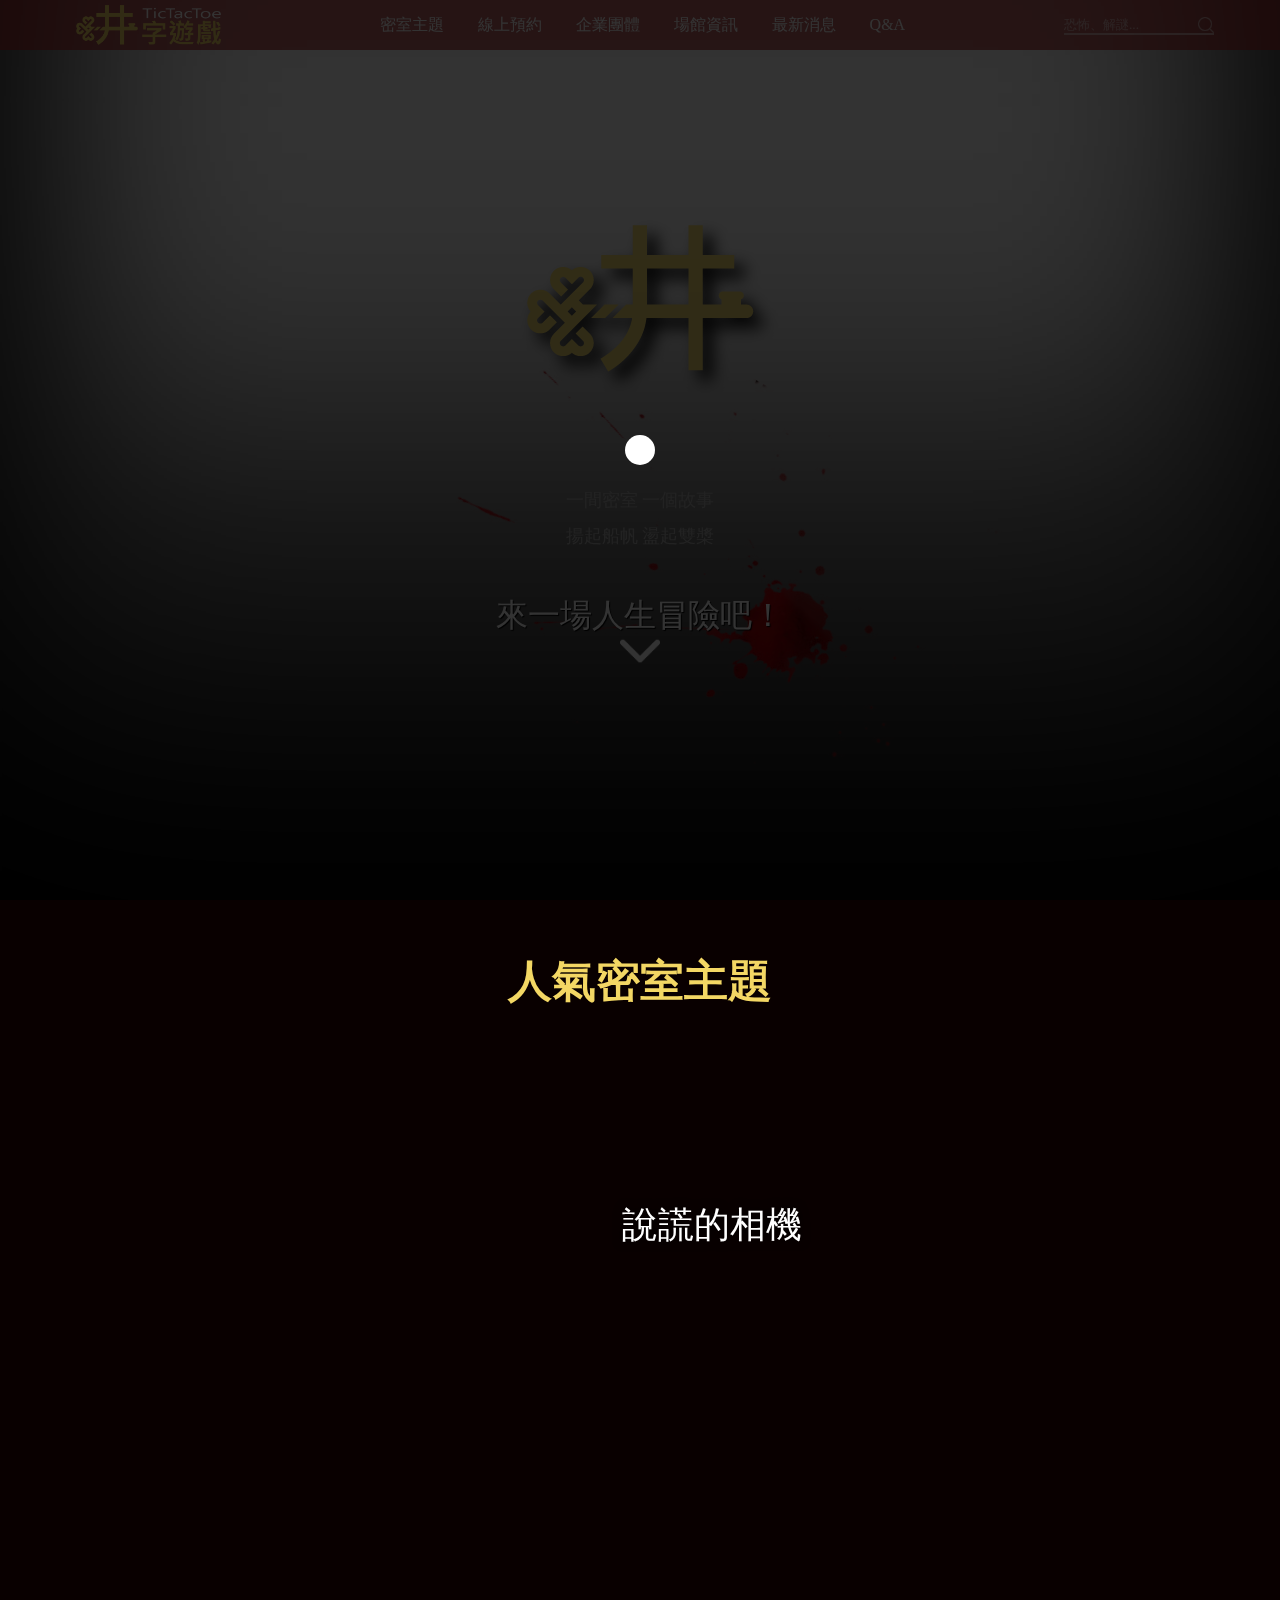
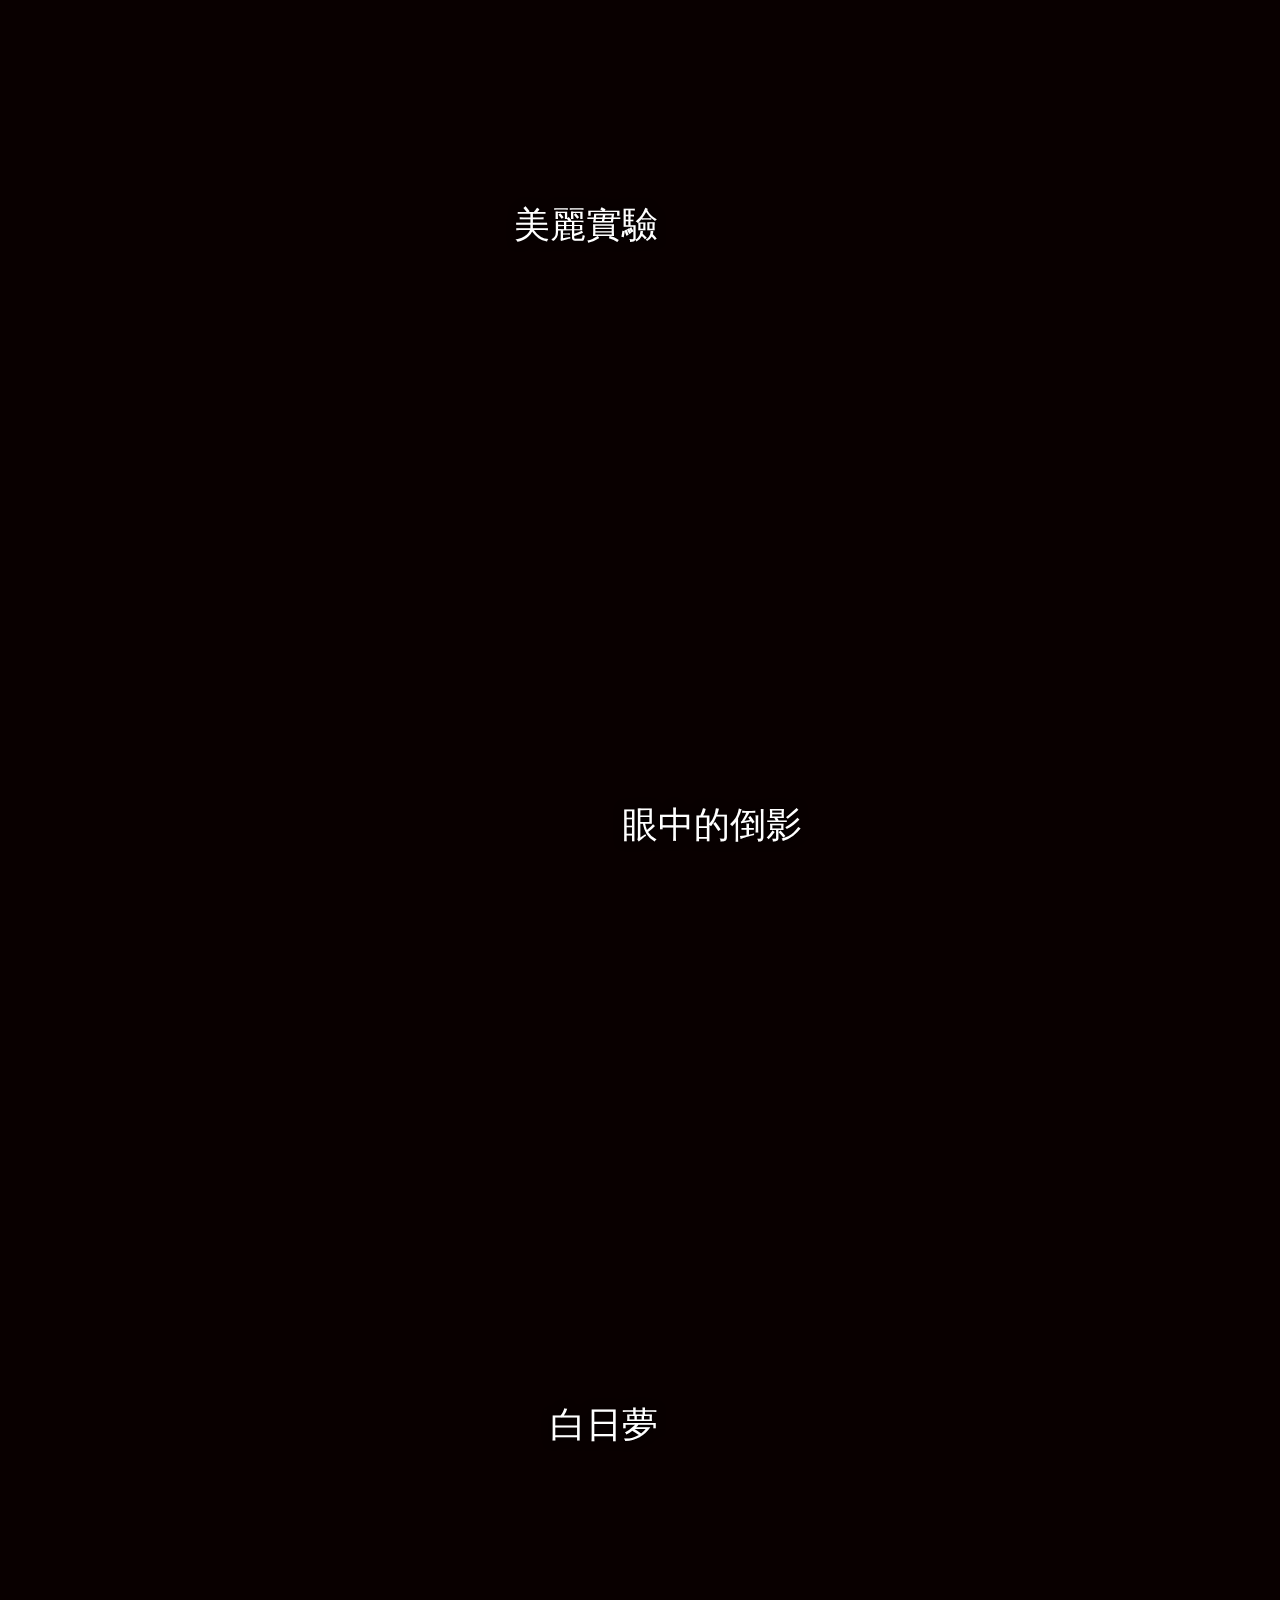
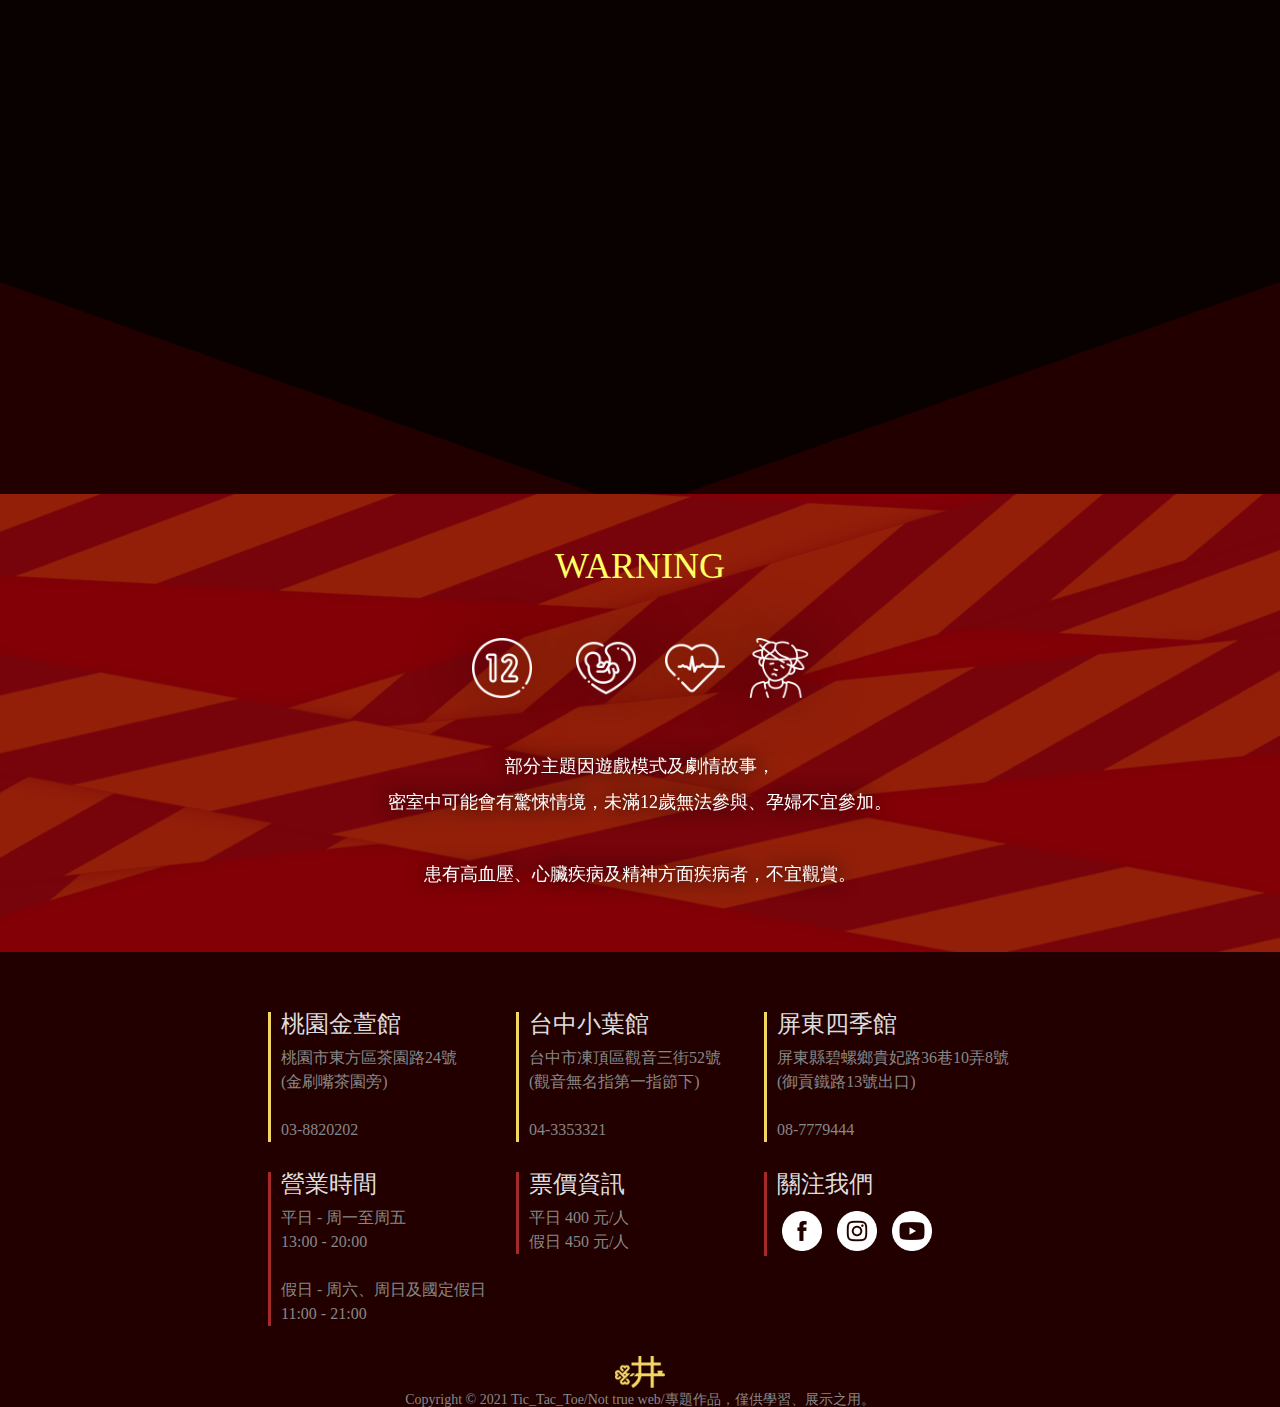
<file: home_page.html>
<!DOCTYPE html>
<html lang="en">
<head>
  <meta charset="UTF-8">
  <meta http-equiv="X-UA-Compatible" content="IE=edge">
  <meta name="viewport" content="width=device-width, initial-scale=1.0">
  <title>井字遊戲Tic_Tac_Toe</title>
  <!--網頁標題左側顯示-->
  <link rel="icon" href="pic/Tic_Tac_Toe_logo.ico" type="image/x-icon">
  <!--收藏夾顯示圖示-->
  <link rel="shortcut icon" href="pic/Tic_Tac_Toe_logo.ico" type="image/x-icon">

  <link rel="stylesheet" href="reset.css">
  <link rel="stylesheet" href="universal.css">
  <link rel="stylesheet" href="home_page.css">
  <link rel="stylesheet" href="grid.css">

  <script src="jquery.js"></script>
  <script src="home_page-topic-scroll.js"></script>
</head>

<body>
  <!-- loading畫面  -->
  <div id="loading">
    <div class="loadingAnimation"></div>
  </div>
  <script>
    $(document).ready(function(){
      $('#loading').delay(1000).fadeOut(300);
    });
  </script>
  
  <header>
    <div class="header_float">
      <!-- logo -->
      <a href="home_page.html">
        <img class="logo" src="pic/Tic_Tac_Toe_full_logo.png" alt="Tic_Tac_Toe_logo">
      </a>

      <!-- 選單頁面連結 -->
      <div id="circularMenu" class="circular-menu">
        <a class="floating-btn" onclick="document.getElementById('circularMenu').classList.toggle('active');"></a>
      
        <nav class="nav_bar">
          <a href="topic_page.html" class="menu-item">密室主題</a>
          <a href="reserve_page.html" class="menu-item">線上預約</a>
          <a href="business_activity_page.html" class="menu-item">企業團體</a>
          <a href="branch_page.html" class="menu-item">場館資訊</a>
          <a href="news_page.html" class="menu-item">最新消息</a>
          <a href="QA_page.html" class="menu-item">Q&A</a>
        </nav>
      </div>
      <!-- 搜尋bar -->
      <label class="search_bar">
        <input type="text" placeholder="恐怖、解謎...">
      </label>
    </div>

    <!-- banner -->
    <div class="banner">
      <img class="logo" src="pic/Tic_Tac_Toe_logo.png" alt="Tic_Tac_Toe_logo">
      <table id="lattice">
        <tr>
          <td><input type="button" id="rc00" value=" "></td>
          <td><input type="button" id="rc01" value=" "></td>
          <td><input type="button" id="rc02" value=" "></td>
        </tr>
        <tr>
          <td><input type="button" id="rc10" value=" "></td>
          <td><input type="button" id="rc11" value=" "></td>
          <td><input type="button" id="rc12" value=" "></td>
        </tr>
        <tr>
          <td><input type="button" id="rc20" value=" "></td>
          <td><input type="button" id="rc21" value=" "></td>
          <td><input type="button" id="rc22" value=" "></td>
        </tr>
      </table>
      <button id="reset_lattice"></button>
      <div id="light_off">
        <div class="feedback">
          <div class="txt">
            <p>恭喜勝利~</p>
            <p>*截圖此頁面*</p>
            <p>前往店面找小天使領取小禮物吧</p>
          </div>
          <div class="pic"></div>
        </div>
      </div>
      <p>一間密室 一個故事<br>揚起船帆 盪起雙槳</p>
      <a href="#content" class="backTop">
        <p>來一場人生冒險吧！</p>
        <img class="icon" src="pic/banner-arrow_down.png" alt="arrow-down">
      </a>
    </div>
  </header>

  <script>
    $('.banner a').click(function () {
      $('html, body').animate({
        scrollTop: $($.attr(this, 'href')).offset().top
      }, 500);
      return false;
    });
  </script>

  <script src="Tic_Tac_Toe.js"></script>

  <main>
    <!-- 人氣密室主題 -->
    <section class="hot_topic" id="content">
      <h1>人氣密室主題</h1>

      <!-- 說謊的相機 -->
      <article class="topic lie_photo">
        <h2>說謊的相機</h2>
        
        <div class="pic scroll-right_in">
          <div>
            <img src="pic/lie_photo-04.webp" alt="行李箱相機">
          </div>
          <div>
            <img src="pic/lie_photo-01.webp" alt="很多照片">
          </div>
          <div class="front">
            <img src="pic/lie_photo-02.webp" alt="說謊的相機主圖">
          </div>
          <div>
            <img src="pic/lie_photo-04.webp" alt="行李箱相機">
          </div>
          <div>
            <img src="pic/lie_photo-01.webp" alt="很多照片">
          </div>
          <div>
            <img src="pic/lie_photo-02.webp" alt="說謊的相機主圖">
          </div>
        </div>

        <div class="text scroll-left_in">
          <div class="about">
            <div class="game_hard">
              <img class="icon" src="pic/topic-harder.png" alt="">
              <img class="icon" src="pic/topic-harder.png" alt="">
              <img class="icon" src="pic/topic-harder.png" alt="">
              <img class="icon" src="pic/topic-harder.png" alt="">
              <img class="icon" src="pic/topic-harder.png" alt="">
            </div>
            <span class="game_players">
              <img class="icon" src="pic/topic-user.png" alt="">6人
            </span>
            <span class="game_time">
              <img class="icon" src="pic/topic-hour_glass.png" alt="">120min
            </span>
            <span class="game_place">
              <img class="icon" src="pic/topic-place.png" alt="">台中小葉館
            </span>
          </div>
          
          <a href="topic_info_page.html">
            <p>
              被迫坐上了套著聖誕主題的皮，<br>
              實際上是聯誼活動的列車，<br>
              你湊巧和躲在掃具間的夥伴相遇，<br>
              活動車廂突然傳來尖叫聲！...more
            </p>
          </a>

          <a href="reserve_page.html">立即預約></a>
        </div>
      </article>

      <!-- 美麗實驗 -->
      <article class="topic beauty">
        <h2>美麗實驗</h2>

        <div class="pic scroll-left_in">
          <div>
            <img src="pic/beauty-03.jfif" alt="手術室">
          </div>
          <div>
            <img src="pic/beauty-01.jpg" alt="手術工具">
          </div>
          <div class="front">
            <img src="pic/beauty-02.webp" alt="美麗實驗主圖">
          </div>
          <div>
            <img src="pic/beauty-03.jfif" alt="手術室">
          </div>
          <div>
            <img src="pic/beauty-01.jpg" alt="手術工具">
          </div>
          <div>
            <img src="pic/beauty-02.webp" alt="美麗實驗主圖">
          </div>
        </div>
        
        <div class="text scroll-right_in">
          <div class="about">
            <div class="game_hard">
              <img class="icon" src="pic/topic-harder.png" alt="">
              <img class="icon" src="pic/topic-harder.png" alt="">
              <img class="icon" src="pic/topic-harder.png" alt="">
              <img class="icon" src="pic/topic-harder.png" alt="">
              <img class="icon" src="pic/topic-harder.png" alt="">
            </div>
            <span class="game_players">
              <img class="icon" src="pic/topic-user.png" alt="">6人
            </span>
            <span class="game_time">
              <img class="icon" src="pic/topic-hour_glass.png" alt="">120min
            </span>
            <span class="game_place">
              <img class="icon" src="pic/topic-place.png" alt="">桃園金萱館
            </span>
          </div>

          <a href="topic_info_page.html">
            <p>
              美麗沒有終點，青春沒有極限。<br>
              讓時光在你的身上停滯。<br>
              <br>
              為了這副漂亮的皮囊，<br>
              你願意付出多少？...more
            </p>
            </a>

          <a href="reserve_page.html">立即預約></a>
        </div>
      </article>

      <!-- 眼中的倒影 -->
      <article class="topic circus">
        <h2>眼中的倒影</h2>

        <div class="pic scroll-right_in">
          <div>
            <img src="pic/circus-03.webp" alt="馬戲場景">
          </div>
          <div>
            <img src="pic/circus-04.jpg" alt="門票">
          </div>
          <div class="front">
            <img src="pic/circus-02.webp" alt="眼中的倒影主圖">
          </div>
          <div>
            <img src="pic/circus-03.webp" alt="馬戲場景">
          </div>
          <div>
            <img src="pic/circus-04.jpg" alt="門票">
          </div>
          <div>
            <img src="pic/circus-02.webp" alt="眼中的倒影主圖">
          </div>
          <!-- <div>
            <img src="pic/circus-01.webp" alt="馬戲裝飾">
            <img src="pic/circus-04.jpg" alt="門票">
          </div> -->
        </div>

        <div class="text scroll-left_in">
          <div class="about">
            <div class="game_hard">
              <img class="icon" src="pic/topic-harder.png" alt="">
              <img class="icon" src="pic/topic-harder.png" alt="">
              <img class="icon" src="pic/topic-harder.png" alt="">
              <img class="icon" src="pic/topic-harder.png" alt="">
              <img class="icon" src="pic/topic-harder.png" alt="">
            </div>
            
            <span class="game_players">
              <img class="icon" src="pic/topic-user.png" alt="">6人
            </span>
            <span class="game_time">
              <img class="icon" src="pic/topic-hour_glass.png" alt="">120min
            </span>
            <span class="game_place">
              <img class="icon" src="pic/topic-place.png" alt="">屏東四季館
            </span>
          </div>

          <a href="topic_info_page.html">
            <p>
              馬戲團的籠子鑰匙被偷！<br>
              猛獸出逃？<br>
              小鎮警長把紀錄簿往你身上一丟，<br>
              就帶著訓獸師追著足跡走了。<br>
              前往馬戲團調查出真相吧！...more
            </p>
          </a>

          <a href="reserve_page.html">立即預約></a>
        </div>
      </article>

      <!-- 白日夢 -->
      <article class="topic daydream">
        <h2>白日夢</h2>

        <div class="pic scroll-left_in">
          <div>
            <img src="pic/daydream-04.jpg" alt="浴缸">
          </div>
          <div>
            <img src="pic/daydream-01.webp" alt="筆筒">
          </div>
          <div class="front">
            <img src="pic/daydream-02.jpg" alt="白日夢主圖">
          </div>
          <div>
            <img src="pic/daydream-04.jpg" alt="浴缸">
          </div>
          <div>
            <img src="pic/daydream-01.webp" alt="筆筒">
          </div>
          <div class="front">
            <img src="pic/daydream-02.jpg" alt="白日夢主圖">
          </div>
          <!-- <div>
            <img src="pic/daydream-03.jpg" alt="水灑了">
          </div> -->
        </div>

        <div class="text scroll-right_in">
          <div class="about">
            <div class="game_hard">
              <img class="icon" src="pic/topic-harder.png" alt="">
              <img class="icon" src="pic/topic-harder.png" alt="">
              <img class="icon" src="pic/topic-harder.png" alt="">
              <img class="icon" src="pic/topic-harder.png" alt="">
              <img class="icon" src="pic/topic-harder.png" alt="">
            </div>
            <span class="game_players">
              <img class="icon" src="pic/topic-user.png" alt="">3人
            </span>
            <span class="game_time">
              <img class="icon" src="pic/topic-hour_glass.png" alt="">60min
            </span>
            <span class="game_place">
              <img class="icon" src="pic/topic-place.png" alt="">桃園金萱館
            </span>
          </div>
          
          <a href="topic_info_page.html">
            <p>
              你睡覺時做夢嗎？<br>
              聽說彩色的夢是幻想，<br>
              黑白的夢代表之後真的會發生。<br>
              <br>
              那...你找到廁所了嗎？...more
            </p>
          </a>

          <a href="reserve_page.html">立即預約></a>
        </div>
      </article>

<!-- slider -->
<script>
  $(function(){
    $(document).on('click','.topic .pic div:nth-of-type(2)',function(){
      $(this).next().removeClass('front');
      $(this).addClass('front');
      $(this).parent().prepend($(this).next().next().next().next());
    });
    $(document).on('click','.topic .pic div:nth-of-type(4)',function(){
      $(this).prev().removeClass('front');
      $(this).addClass('front');
      $(this).parent().append($(this).prev().prev().prev());
    });
  });
</script>

      <!-- 手手 -->
      <div id="more_topic" class=" ">
        <a href="topic_page.html">找尋更多密室 ></a>
        <img class="key" src="pic/logo_key.png" alt="">
        <img class="surprise" src="pic/zombie_hand.png" alt="">
      </div>
    </section>
    
    <!-- 警告 -->
    <section class="warning">
      <div class="full_set">
        <h2>WARNING</h2>
        <div class="warning_icon">
          <img src="pic/warning-12up.png" alt="">
          <img src="pic/warning-pregnant.png" alt="">
          <img src="pic/warning-heart_sick.png" alt="">
          <img src="pic/warning-dizziness.png" alt="">
        </div>
        <p>
          部分主題因遊戲模式及劇情故事，<br>
          密室中可能會有驚悚情境，未滿12歲無法參與、孕婦不宜參加。<br>
          <br>
          患有高血壓、心臟疾病及精神方面疾病者，不宜觀賞。<br>
        </p>
      </div>
    </section>
  </main>

  <footer>
    <!-- 分館資訊 -->
    <div class="branch_group">
      <div class="branch">
        <a href="branch_page.html">
          <h3>桃園金萱館</h3>
        </a>
          <address>桃園市東方區茶園路24號</address>
          <p>(金刷嘴茶園旁)</p><br>
          <div class="tel">
            03-8820202
          </div>
        </p>
      </div>
      <div class="branch">
        <a href="branch_page.html">
          <h3>台中小葉館</h3>
        </a>
        <address>台中市凍頂區觀音三街52號</address>
        <p>(觀音無名指第一指節下)</p><br>
        <div class="tel">
          04-3353321
        </div>
      </div>
      <div class="branch">
        <a href="branch_page.html">
          <h3>屏東四季館</h3>
        </a>
        <address>屏東縣碧螺鄉貴妃路36巷10弄8號</address>
        <p>(御貢鐵路13號出口)</p><br>
        <div class="tel">
          08-7779444
        </div>
      </div>
    </div>
    
    <div class="other_info">
      <!-- 營業時間 -->
      <div class="business">
        <h3>營業時間</h3>
        <p>
          平日 - 周一至周五<br>
          13:00 - 20:00<br>
          <br>
          假日 - 周六、周日及國定假日<br>
          11:00 - 21:00
        </p>
      </div>

      <!-- 票價資訊 -->
      <div class="fare">
        <h3>票價資訊</h3>
        <p>
          平日 400 元/人<br>
          假日 450 元/人
        </p>
      </div>

      <!-- 關注我們 -->
      <div class="follow">
        <h3>關注我們</h3>
        <div class="link">
          <a href="#">
            <img src="pic/footer-link-facebook.png" alt="facebook">
          </a>
          <a href="#">
            <img src="pic/footer-link-instagram.png" alt="instagram">
          </a>
          <a href="#">
            <img src="pic/footer-link-youtube.png" alt="youtube">
          </a>
        </div>
      </div>
    </div>
  </footer>

  <!-- copyright -->
  <div class="copyright">
    <img class="logo" src="pic/Tic_Tac_Toe_logo.png" alt="Tic_Tac_Toe_logo"><br>
    Copyright © 2021 Tic_Tac_Toe/Not true web/專題作品，僅供學習、展示之用。
  </div>

</body>
</html>
</file>
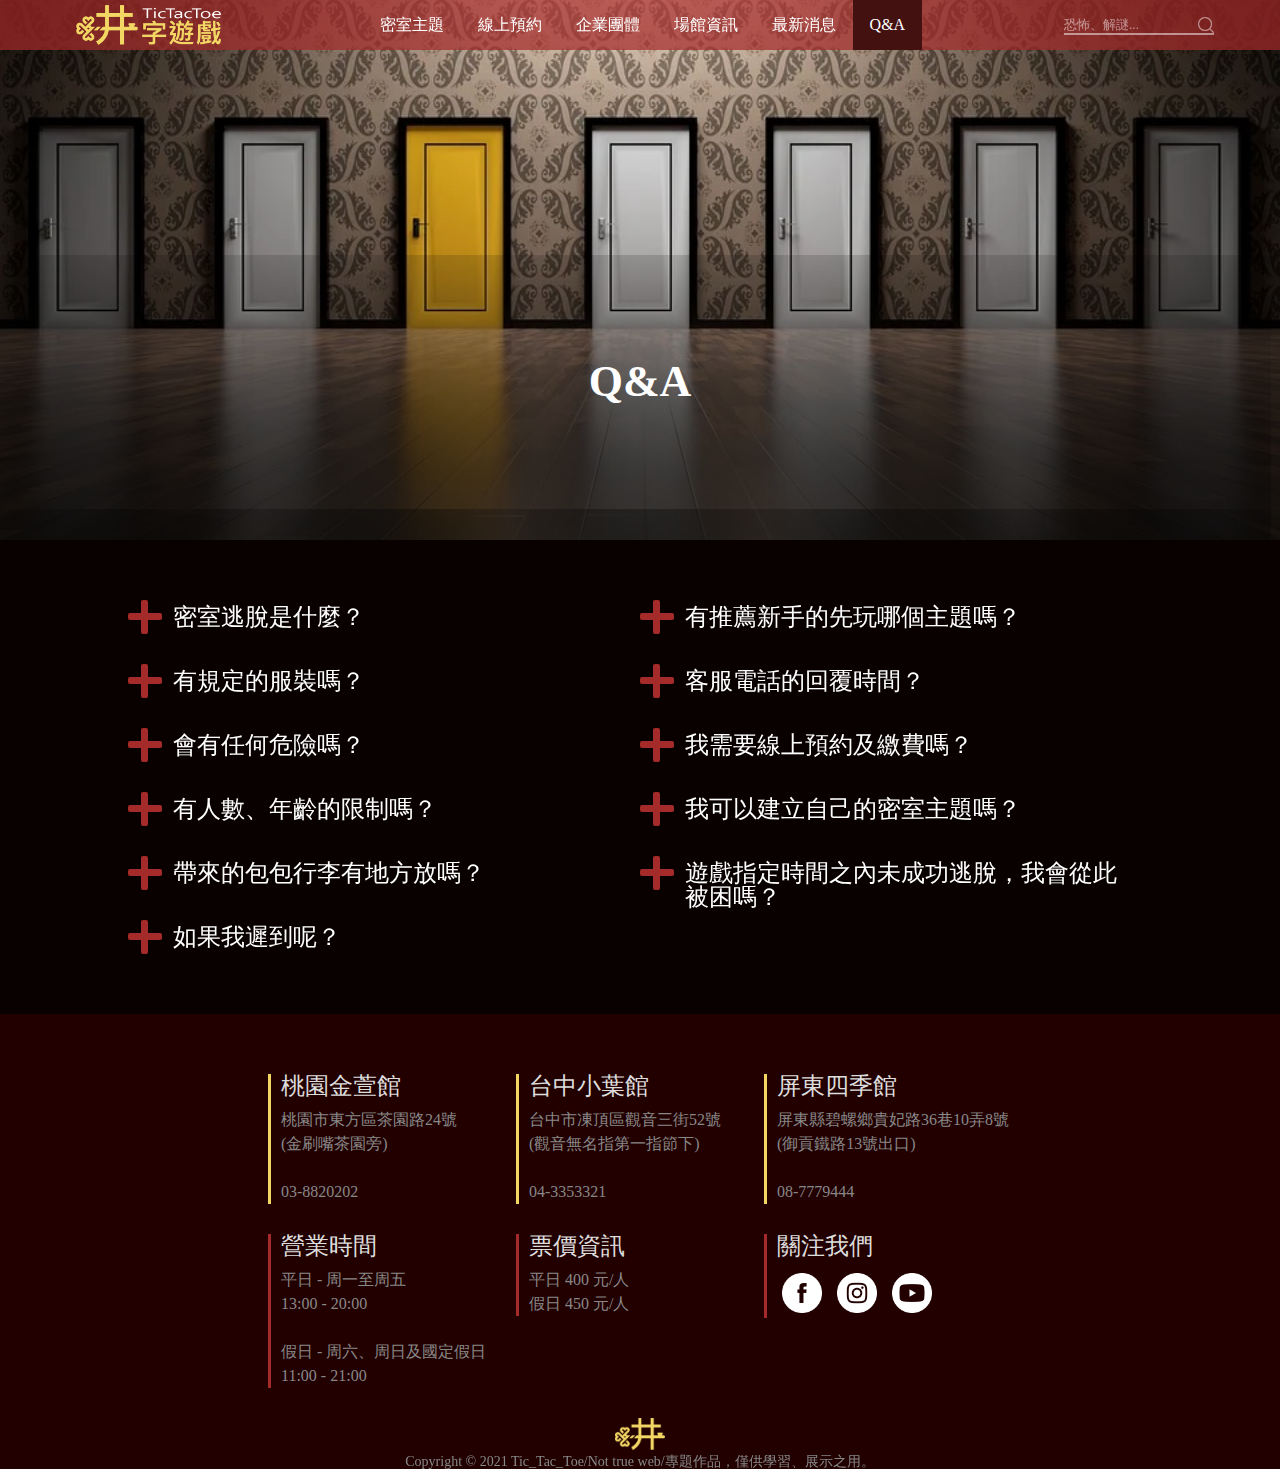
<file: QA_page.html>
<!DOCTYPE html>
<html lang="en">
<head>
  <meta charset="UTF-8" />
  <meta http-equiv="X-UA-Compatible" content="IE=edge" />
  <meta name="viewport" content="width=device-width, initial-scale=1.0" />
  <title>Q&A_井字遊戲Tic_Tac_Toe</title>
  <!--網頁標題左側顯示-->
  <link rel="icon" href="pic/Tic_Tac_Toe_logo.ico" type="image/x-icon" />
  <!--收藏夾顯示圖示-->
  <link rel="shortcut icon" href="pic/Tic_Tac_Toe_logo.ico" type="image/x-icon" />

  <link rel="stylesheet" href="css/reset.css" />
  <link rel="stylesheet" href="css/universal.css" />
  <link rel="stylesheet" href="css/QA_page.css" />
  <link rel="stylesheet" href="css/grid.css" />
  <script src="js/jquery.js"></script>
  <script src="js/QA_page.js"></script>
</head>

<body>
  <!-- loading畫面  -->
  <div id="loading">
    <div class="loadingAnimation"></div>
  </div>
  <script>
    $(document).ready(function () {
      $("#loading").delay(500).fadeOut(300);
    });
  </script>

  <header>
    <div class="header_float">
      <!-- logo -->
      <a href="index.html">
        <img class="logo" src="pic/Tic_Tac_Toe_full_logo.png" alt="Tic_Tac_Toe_logo" />
      </a>

      <!-- 選單頁面連結 -->
      <div id="circularMenu" class="circular-menu">
        <a class="floating-btn" onclick="document.getElementById('circularMenu').classList.toggle('active');"></a>

        <nav class="nav_bar">
          <a href="topic_page.html" class="menu-item">密室主題</a>
          <a href="reserve_page.html" class="menu-item">線上預約</a>
          <a href="business_activity_page.html" class="menu-item">企業團體</a>
          <a href="branch_page.html" class="menu-item">場館資訊</a>
          <a href="news_page.html" class="menu-item">最新消息</a>
          <a href="QA_page.html" class="menu-item">Q&A</a>
        </nav>
      </div>
      <!-- 搜尋bar -->
      <label class="search_bar">
        <input type="text" placeholder="恐怖、解謎..." />
      </label>
    </div>

    <!-- 線上預約 -->
    <div class="banner">
      <h1>Q&A</h1>
    </div>
  </header>

  <main>
    <section id="qa_list" class="row">
      <!-- <div class="question">
        <input type="checkbox" name="Q" id="danger" />
        <label for="danger">
          <h3>會有任何危險嗎？</h3>
        </label>
        <p>不會的，我們提供一個可以安心遊玩的場地。遊戲開始前會告知相關的注意事項，遊戲過程中會有小天使全程開透視掌握狀況，避免任何意外的發生。</p>
      </div> -->
    </section>
  </main>

  <footer>
    <!-- 分館資訊 -->
    <div class="branch_group">
      <div class="branch">
        <a href="branch_page.html">
          <h3>桃園金萱館</h3>
        </a>
        <address>桃園市東方區茶園路24號</address>
        <p>(金刷嘴茶園旁)</p>
        <br />
        <div class="tel">03-8820202</div>
      </div>
      <div class="branch">
        <a href="branch_page.html">
          <h3>台中小葉館</h3>
        </a>
        <address>台中市凍頂區觀音三街52號</address>
        <p>(觀音無名指第一指節下)</p>
        <br />
        <div class="tel">04-3353321</div>
      </div>
      <div class="branch">
        <a href="branch_page.html">
          <h3>屏東四季館</h3>
        </a>
        <address>屏東縣碧螺鄉貴妃路36巷10弄8號</address>
        <p>(御貢鐵路13號出口)</p>
        <br />
        <div class="tel">08-7779444</div>
      </div>
    </div>

    <div class="other_info">
      <!-- 營業時間 -->
      <div class="business">
        <h3>營業時間</h3>
        <p>
          平日 - 周一至周五<br />
          13:00 - 20:00<br />
          <br />
          假日 - 周六、周日及國定假日<br />
          11:00 - 21:00
        </p>
      </div>

      <!-- 票價資訊 -->
      <div class="fare">
        <h3>票價資訊</h3>
        <p>
          平日 400 元/人<br />
          假日 450 元/人
        </p>
      </div>

      <!-- 關注我們 -->
      <div class="follow">
        <h3>關注我們</h3>
        <div class="link">
          <a href="#">
            <img src="pic/footer-link-facebook.png" alt="facebook" />
          </a>
          <a href="#">
            <img src="pic/footer-link-instagram.png" alt="instagram" />
          </a>
          <a href="#">
            <img src="pic/footer-link-youtube.png" alt="youtube" />
          </a>
        </div>
      </div>
    </div>
  </footer>

  <!-- copyright -->
  <div class="copyright">
    <img class="logo" src="pic/Tic_Tac_Toe_logo.png" alt="Tic_Tac_Toe_logo" /><br />
    Copyright © 2021 Tic_Tac_Toe/Not true web/專題作品，僅供學習、展示之用。
  </div>
</body>
</html>
</file>
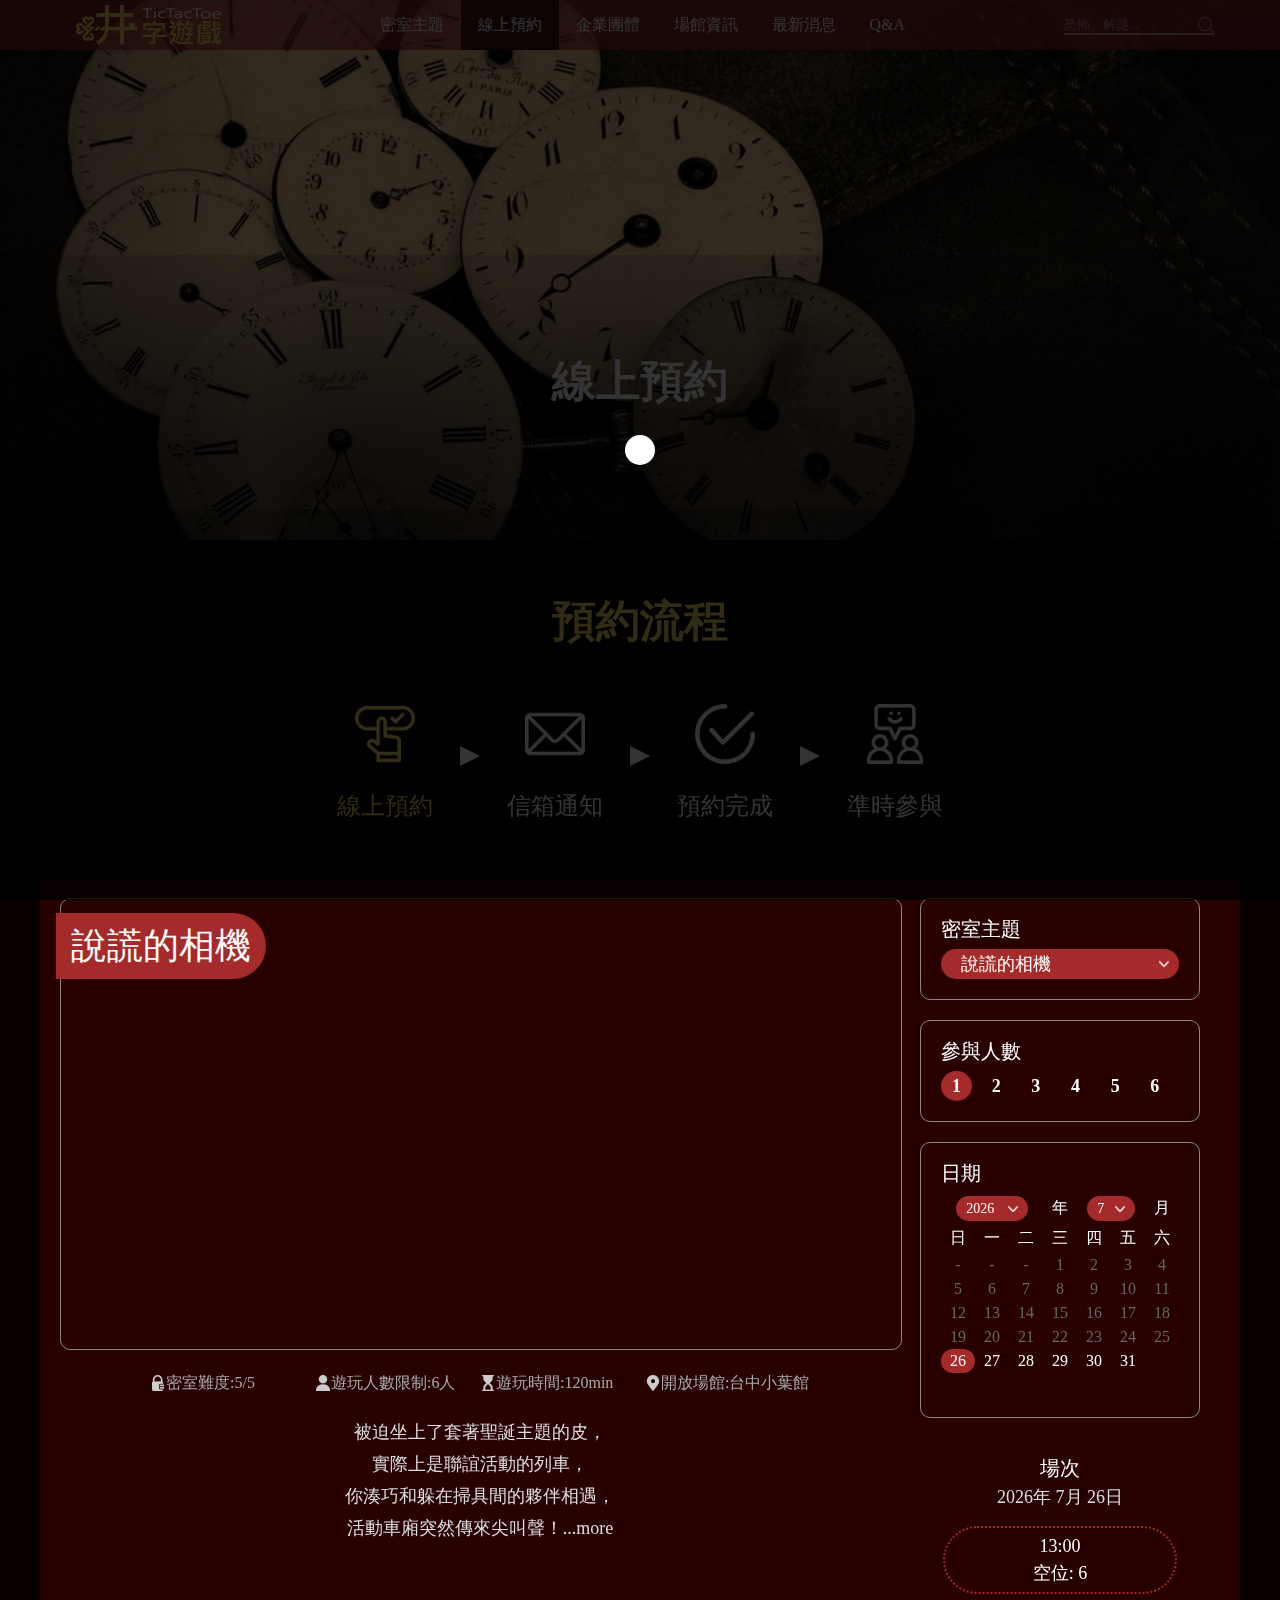
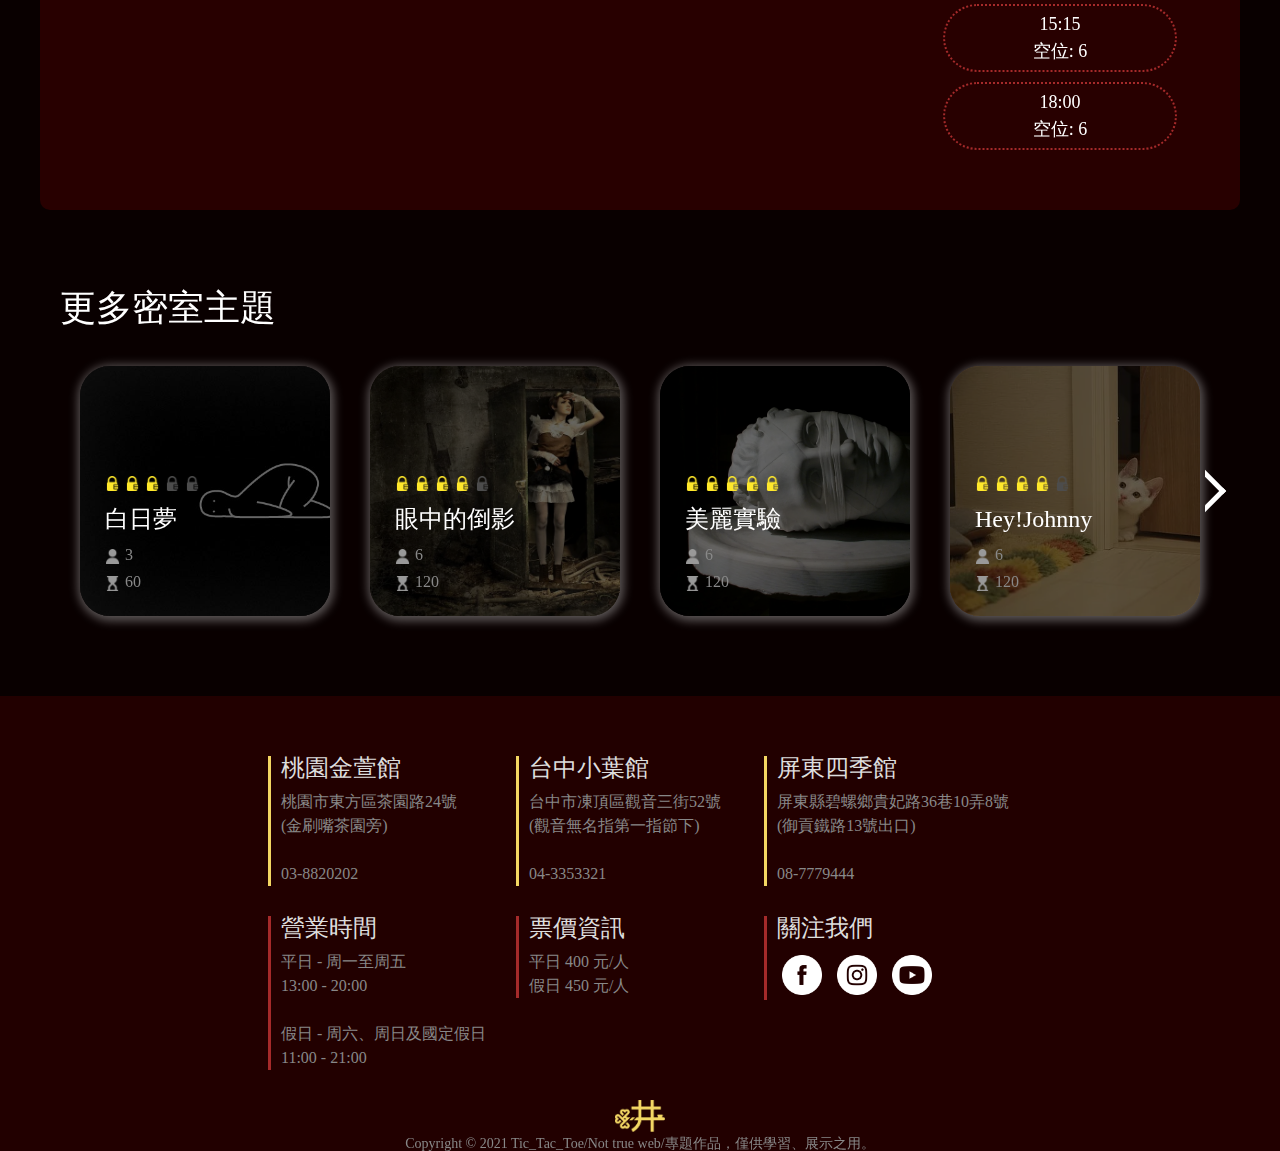
<file: reserve_page.html>
<!DOCTYPE html>
<html lang="en">
<head>
  <meta charset="UTF-8">
  <meta http-equiv="X-UA-Compatible" content="IE=edge">
  <meta name="viewport" content="width=device-width, initial-scale=1.0">
  <title>線上預約_井字遊戲Tic_Tac_Toe</title>
  <!--網頁標題左側顯示-->
  <link rel="icon" href="pic/Tic_Tac_Toe_logo.ico" type="image/x-icon">
  <!--收藏夾顯示圖示-->
  <link rel="shortcut icon" href="pic/Tic_Tac_Toe_logo.ico" type="image/x-icon">

  <link rel="stylesheet" href="css/reset.css">
  <link rel="stylesheet" href="css/universal.css">
  <link rel="stylesheet" href="css/reserve_page.css">
  <link rel="stylesheet" href="css/grid.css">
  <script src="js/jquery.js"></script>
  <script src="js/calender.js"></script>
</head>

<body>
  <!-- loading畫面  -->
  <div id="loading">
    <div class="loadingAnimation"></div>
  </div>
  <script>
    $(document).ready(function(){
      $('#loading').delay(1000).fadeOut(300);
    });
  </script>
  
  <header>
    <div class="header_float">
      <!-- logo -->
      <a href="index.html">
        <img class="logo" src="pic/Tic_Tac_Toe_full_logo.png" alt="Tic_Tac_Toe_logo">
      </a>

      <!-- 選單頁面連結 -->
      <div id="circularMenu" class="circular-menu">
        <a class="floating-btn" onclick="document.getElementById('circularMenu').classList.toggle('active');"></a>
      
        <nav class="nav_bar">
          <a href="topic_page.html" class="menu-item">密室主題</a>
          <a href="reserve_page.html" class="menu-item">線上預約</a>
          <a href="business_activity_page.html" class="menu-item">企業團體</a>
          <a href="branch_page.html" class="menu-item">場館資訊</a>
          <a href="news_page.html" class="menu-item">最新消息</a>
          <a href="QA_page.html" class="menu-item">Q&A</a>
        </nav>
      </div>
      <!-- 搜尋bar -->
      <label class="search_bar">
        <input type="text" placeholder="恐怖、解謎...">
      </label>
    </div>

    <!-- 線上預約 -->
    <div class="banner">
      <h1>線上預約</h1>
    </div>
  </header>


  <main>
    <!-- 預約流程 -->
    <section class="reserve_process">
      <h1>預約流程</h1>
      <div class="item_group">
        <a href="#reserve">
          <img src="pic/reserve_booking.png" alt="線上預約">
          <h3>線上預約</h3>
        </a>
        <div>
          <img src="pic/reserve_email.png" alt="信箱通知">
          <h3>信箱通知</h3>
        </div>
        <div>
          <img src="pic/reserve_checked.png" alt="預約完成">
          <h3>預約完成</h3>
        </div>
        <div>
          <img src="pic/reserve_fun.png" alt="準時參與">
          <h3>準時參與</h3>
        </div>
    </div>
    </section>

    <script>
      $('.item_group a').click(function () {
        $('html, body').animate({
          scrollTop: `${$($.attr(this, 'href')).offset().top-70}`
        }, 500);
        return false;
      });
    </script>

    <section class="topic_reserve">

      <div class="topic">
        <h2>說謊的相機</h2>
        <div class="pic"></div>
        <div class="about">
          <span class="game_hard">
            <img class="icon" src="pic/topic-harder.png" alt="">
            <p>密室難度:5/5</p>
          </span>
          <span class="game_players">
            <img class="icon" src="pic/topic-user.png" alt="">
            <p>遊玩人數限制:6人</p>
          </span>
          <span class="game_time">
            <img class="icon" src="pic/topic-hour_glass.png" alt="">
            <p>遊玩時間:120min</p>
          </span>
          <span class="game_place">
            <img class="icon" src="pic/topic-place.png" alt="">
            <p>開放場館:台中小葉館</p>
          </span>
        </div>
        <a href="topic_info_page.html">
          <p>
            被迫坐上了套著聖誕主題的皮，<br>
            實際上是聯誼活動的列車，<br>
            你湊巧和躲在掃具間的夥伴相遇，<br>
            活動車廂突然傳來尖叫聲！...more
          </p>
        </a>
      </div>
      <div id="reserve">
        <div>
          <div class="choose">
            <h3>密室主題</h3>
            <select name="" id="">
              <optgroup label="桃園金萱館">
                <option>美麗實驗</option>
                <option>五十肩</option>
                <option>閃到腰</option>
                <option>你的名字</option>
                <option>白日夢</option>
              </optgroup>
              <optgroup label="台中小葉館">
                <option>剩蛋液</option>
                <option>哩嘎挖店店</option>
                <option>Hey!Johnny</option>
                <option>我們在傘下準備失去對方</option>
                <option>ㄌㄌ</option>
                <option>追七火葬場</option>
                <option>美麗實驗-EX</option>
                <option selected>說謊的相機</option>
              </optgroup>
              <optgroup label="屏東四季館">
                <option>眼中的倒影</option>
                <option>美凰有約</option>
                <option>痛風</option>
              </optgroup>
            </select>
          </div>
          <div class="players">
            <h3>參與人數</h3>
            <label>
              <input type="radio" name="player" checked>
              <span>1</span>
            </label>
            <label>
              <input type="radio" name="player">
              <span>2</span>
            </label>
            <label>
              <input type="radio" name="player">
              <span>3</span>
            </label>
            <label>
              <input type="radio" name="player">
              <span>4</span>
            </label>
            <label>
              <input type="radio" name="player">
              <span>5</span>
            </label>
            <label>
              <input type="radio" name="player">
              <span>6</span>
            </label>
          </div>
          
          <div class="date">
            <h3>日期</h3>
            <table>
              <thead>
                <tr id="yearMonth">
                  <th colspan="3">
                    <select name="" id="year">
                    </select>
                  </th>
                  <th>
                    年
                  </th>
                  <th colspan="2">
                    <select name=""  id="month">
                    </select>
                  </th>
                  <th>
                    月
                  </th>
                </tr>
                <tr id="week">
                  <th>日</th>
                  <th>一</th>
                  <th>二</th>
                  <th>三</th>
                  <th>四</th>
                  <th>五</th>
                  <th>六</th>
                </tr>
              </thead>

              <tbody id='calenderDates'>
                <tr>
                  <td>
                    <label>
                      <input type="radio" name="data" disabled>
                      <span></span>
                    </label>
                  </td>
                  <td>
                    <label>
                      <input type="radio" name="data" disabled>
                      <span></span>
                    </label>
                  </td>
                  <td>
                    <label>
                      <input type="radio" name="data" disabled>
                      <span></span>
                    </label>
                  </td>
                  <td>
                    <label>
                      <input type="radio" name="data" disabled>
                      <span></span>
                    </label>
                  </td>
                  <td>
                    <label>
                      <input type="radio" name="data" disabled>
                      <span></span>
                    </label>
                  </td>
                  <td>
                    <label>
                      <input type="radio" name="data" disabled>
                      <span></span>
                    </label>
                  </td>
                  <td>
                    <label>
                      <input type="radio" name="data" disabled>
                      <span></span>
                    </label>
                  </td>
                </tr>
                <tr>
                  <td>
                    <label>
                      <input type="radio" name="data" disabled>
                      <span></span>
                    </label>
                  </td>
                  <td>
                    <label>
                      <input type="radio" name="data" disabled>
                      <span></span>
                    </label>
                  </td>
                  <td>
                    <label>
                      <input type="radio" name="data" disabled>
                      <span></span>
                    </label>
                  </td>
                  <td>
                    <label>
                      <input type="radio" name="data" disabled>
                      <span></span>
                    </label>
                  </td>
                  <td>
                    <label>
                      <input type="radio" name="data" disabled>
                      <span></span>
                    </label>
                  </td>
                  <td>
                    <label>
                      <input type="radio" name="data" disabled>
                      <span></span>
                    </label>
                  </td>
                  <td>
                    <label>
                      <input type="radio" name="data" disabled>
                      <span></span>
                    </label>
                  </td>
                </tr>
                <tr>
                  <td>
                    <label>
                      <input type="radio" name="data" disabled>
                      <span></span>
                    </label>
                  </td>
                  <td>
                    <label>
                      <input type="radio" name="data" disabled>
                      <span></span>
                    </label>
                  </td>
                  <td>
                    <label>
                      <input type="radio" name="data" disabled>
                      <span></span>
                    </label>
                  </td>
                  <td>
                    <label>
                      <input type="radio" name="data" disabled>
                      <span></span>
                    </label>
                  </td>
                  <td>
                    <label>
                      <input type="radio" name="data" disabled>
                      <span></span>
                    </label>
                  </td>
                  <td>
                    <label>
                      <input type="radio" name="data" disabled>
                      <span></span>
                    </label>
                  </td>
                  <td>
                    <label>
                      <input type="radio" name="data" disabled>
                      <span></span>
                    </label>
                  </td>
                </tr>
                <tr>
                  <td>
                    <label>
                      <input type="radio" name="data" disabled>
                      <span></span>
                    </label>
                  </td>
                  <td>
                    <label>
                      <input type="radio" name="data" disabled>
                      <span></span>
                    </label>
                  </td>
                  <td>
                    <label>
                      <input type="radio" name="data" disabled>
                      <span></span>
                    </label>
                  </td>
                  <td>
                    <label>
                      <input type="radio" name="data" disabled>
                      <span></span>
                    </label>
                  </td>
                  <td>
                    <label>
                      <input type="radio" name="data" disabled>
                      <span></span>
                    </label>
                  </td>
                  <td>
                    <label>
                      <input type="radio" name="data" disabled>
                      <span></span>
                    </label>
                  </td>
                  <td>
                    <label>
                      <input type="radio" name="data" disabled>
                      <span></span>
                    </label>
                  </td>
                </tr>
                <tr>
                  <td>
                    <label>
                      <input type="radio" name="data">
                      <span></span>
                    </label>
                  </td>
                  <td>
                    <label>
                      <input type="radio" name="data">
                      <span></span>
                    </label>
                  </td>
                  <td>
                    <label>
                      <input type="radio" name="data">
                      <span></span>
                    </label>
                  </td>
                  <td>
                    <label>
                      <input type="radio" name="data">
                      <span></span>
                    </label>
                  </td>
                  <td>
                    <label>
                      <input type="radio" name="data">
                      <span></span>
                    </label>
                  </td>
                  <td>
                    <label>
                      <input type="radio" name="data">
                      <span></span>
                    </label>
                  </td>
                  <td>
                    <label>
                      <input type="radio" name="data">
                      <span></span>
                    </label>
                  </td>
                </tr>
                <tr>
                  <td>
                    <label>
                      <input type="radio" name="data">
                      <span></span>
                    </label>
                  </td>
                  <td>
                    <label>
                      <input type="radio" name="data">
                      <span></span>
                    </label>
                  </td>
                  <td>
                    <label>
                      <input type="radio" name="data">
                      <span></span>
                    </label>
                  </td>
                  <td>
                    <label>
                      <input type="radio" name="data">
                      <span></span>
                    </label>
                  </td>
                  <td>
                    <label>
                      <input type="radio" name="data">
                      <span></span>
                    </label>
                  </td>
                  <td>
                    <label>
                      <input type="radio" name="data">
                      <span></span>
                    </label>
                  </td>
                  <td>
                    <label>
                      <input type="radio" name="data">
                      <span></span>
                    </label>
                  </td>
                </tr>
            
              </tbody>
            </table>
          </div>
        </div>
        <div class="session">
          <h3>場次</h3>
          <div class="head">
            <p>2021年 12月 28日</p>
          </div>
          <div class="empty">
            <label>
              <input type="radio" name="empty_time">
              <div>
                <p>13:00</p><p>空位: 6</p>
              </div>
            </label>
            <label>
              <input type="radio" name="empty_time">
              <div>
                <p>15:15</p><p>空位: 6</p>
              </div>
            </label>
            <label>
              <input type="radio" name="empty_time">
              <div>
                <p>18:00</p><p>空位: 6</p>
              </div>
            </label>
          </div>
        </div>
      </div>
    </section>

    <!-- 預約確認 -->
    
    <div id="light_off">
      <form action="" target="_self">
        <h2>預約確認</h2>
        <div class="check_data">
          <label>
            密室主題 : <input class="topic" type="text" value="說謊的相機" disabled>
          </label>
          <label>
            參與人數 : <input class="players" type="number" value="6" disabled>
          </label>
          <label>
            日期 : <input class="date" type="date" value="2021-01-28" disabled>
          </label>
          <label>
            場次 : <input class="session" type="time" value="13:00" disabled>
          </label>
        </div>
        <div class="contact_data">
          <label>聯絡電話 : <span></span><input type="tel"></label>
          <label>Email : <span></span><input type="email"></label>
        </div>
        <input type="submit" value="送出" disabled>
      </form>
    </div>

    <script>
      function IsEmail(email) {
        var regex = /^([a-zA-Z0-9_\.\-\+])+\@(([a-zA-Z0-9\-])+\.)+([a-zA-Z0-9]{2,4})+$/;
        if(!regex.test(email)) {
          return false;
        }else{
          return true; 
        };
      };

      function checkTel(){
        let telCheck = $('.contact_data label:first-of-type input');
        if ($(telCheck).val() == '') {
          $(telCheck).prev().text('*請輸入您的手機號碼');
          return false;
        }else{
          $(telCheck).prev().text('');
          return true;
        };
      };
      function checkEmail(){
        let mailCheck = $('.contact_data label:last-of-type input');
        if ($(mailCheck).val() == '') {
          $(mailCheck).prev().text('*請輸入信箱');
          return false;
        }else if(IsEmail($(mailCheck).val())==false){
          $(mailCheck).prev().text('*請輸入正確的信箱格式');
          return false;
        }else{
          $(mailCheck).prev().text('');
          return true;
        };
      };
    
      function nothing_happen(e){
        let telCheck = false;
        let emailCheck = false;
        telCheck = checkTel();
        emailCheck = checkEmail();
        if(telCheck && emailCheck){
          console.log(telCheck);
          console.log(emailCheck);
          $('form > input').attr('disabled',false).css('background-color','#280000');
        }else{
          $('form > input').attr('disabled',true).css('background-color','#aaa');
        };
        e.stopPropagation();    //阻斷蔓延
      };
    
      function switch_light(){ //燈箱開關
        document.getElementById('light_off').classList.toggle('on');
        // 燈箱叉叉
        $('head').append(`<style>#light_off::before,#light_off::after{ bottom: calc(50% - ${$('#light_off > form').outerHeight()/2}px); }</style>`);
      };

      window.addEventListener('load',function(){
        $('.session label input[name=empty_time]').on('click',switch_light);
        document.getElementById('light_off').addEventListener('click',switch_light,false);
        $('form').on('click',nothing_happen);
      },false);
    </script>


    <!-- 更多密室主題 -->
    <section class="see_more">
      <h2>更多密室主題</h2>
      <div>
        <div class="topicGroup">
          <a href="topic_info_page.html" class="eazy">
            <img src="pic/daydream-02.jpg" alt="">
            <div class="info">
              <div class="game_hard">
                <img class="icon" src="pic/topic-harder.png" alt="">
                <img class="icon" src="pic/topic-harder.png" alt="">
                <img class="icon" src="pic/topic-harder.png" alt="">
                <img class="icon" src="pic/topic-harder.png" alt="">
                <img class="icon" src="pic/topic-harder.png" alt="">
              </div>
              <h3>白日夢</h3>
              <span class="game_players">
                <img class="icon" src="pic/topic-user.png" alt="">3
              </span>
              <span class="game_time">
                <img class="icon" src="pic/topic-hour_glass.png" alt="">60
              </span>
              <span class="game_place">
                <img class="icon" src="pic/topic-place.png" alt="">桃園金萱館
              </span>
            </div>
          </a>
          <a href="topic_info_page.html" class="ordinary">
            <img src="pic/circus-02.webp" alt="">
            <div class="info">
              <div class="game_hard">
                <img class="icon" src="pic/topic-harder.png" alt="">
                <img class="icon" src="pic/topic-harder.png" alt="">
                <img class="icon" src="pic/topic-harder.png" alt="">
                <img class="icon" src="pic/topic-harder.png" alt="">
                <img class="icon" src="pic/topic-harder.png" alt="">
              </div>
              <h3>眼中的倒影</h3>
              <span class="game_players">
                <img class="icon" src="pic/topic-user.png" alt="">6
              </span>
              <span class="game_time">
                <img class="icon" src="pic/topic-hour_glass.png" alt="">120
              </span>
              <span class="game_place">
                <img class="icon" src="pic/topic-place.png" alt="">屏東四季館
              </span>
            </div>
          </a>
          <a href="topic_info_page.html" class="difficulty">
            <img src="pic/beauty-02.webp" alt="">
            <div class="info">
              <div class="game_hard">
                <img class="icon" src="pic/topic-harder.png" alt="">
                <img class="icon" src="pic/topic-harder.png" alt="">
                <img class="icon" src="pic/topic-harder.png" alt="">
                <img class="icon" src="pic/topic-harder.png" alt="">
                <img class="icon" src="pic/topic-harder.png" alt="">
              </div>
              <h3>美麗實驗</h3>
              <span class="game_players">
                <img class="icon" src="pic/topic-user.png" alt="">6
              </span>
              <span class="game_time">
                <img class="icon" src="pic/topic-hour_glass.png" alt="">120
              </span>
              <span class="game_place">
                <img class="icon" src="pic/topic-place.png" alt="">桃園金萱館
              </span>
            </div>
          </a>
          <a href="topic_info_page.html" class="ordinary">
            <img src="pic/johnny.webp" alt="">
            <div class="info">
              <div class="game_hard">
                <img class="icon" src="pic/topic-harder.png" alt="">
                <img class="icon" src="pic/topic-harder.png" alt="">
                <img class="icon" src="pic/topic-harder.png" alt="">
                <img class="icon" src="pic/topic-harder.png" alt="">
                <img class="icon" src="pic/topic-harder.png" alt="">
              </div>
              <h3>Hey!Johnny</h3>
              <span class="game_players">
                <img class="icon" src="pic/topic-user.png" alt="">6
              </span>
              <span class="game_time">
                <img class="icon" src="pic/topic-hour_glass.png" alt="">120
              </span>
              <span class="game_place">
                <img class="icon" src="pic/topic-place.png" alt="">台中小葉館
              </span>
            </div>
          </a>
          <a href="topic_info_page.html" class="ordinary">
            <img src="pic/shhhh.webp" alt="">
            <div class="info">
              <div class="game_hard">
                <img class="icon" src="pic/topic-harder.png" alt="">
                <img class="icon" src="pic/topic-harder.png" alt="">
                <img class="icon" src="pic/topic-harder.png" alt="">
                <img class="icon" src="pic/topic-harder.png" alt="">
                <img class="icon" src="pic/topic-harder.png" alt="">
              </div>
              <h3>哩嘎挖店店</h3>
              <span class="game_players">
                <img class="icon" src="pic/topic-user.png" alt="">6
              </span>
              <span class="game_time">
                <img class="icon" src="pic/topic-hour_glass.png" alt="">120
              </span>
              <span class="game_place">
                <img class="icon" src="pic/topic-place.png" alt="">屏東四季館
              </span>
            </div>
          </a>
          <a href="topic_info_page.html" class="eazy">
            <img src="pic/fbi.webp" alt="">
            <div class="info">
              <div class="game_hard">
                <img class="icon" src="pic/topic-harder.png" alt="">
                <img class="icon" src="pic/topic-harder.png" alt="">
                <img class="icon" src="pic/topic-harder.png" alt="">
                <img class="icon" src="pic/topic-harder.png" alt="">
                <img class="icon" src="pic/topic-harder.png" alt="">
              </div>
              <h3>ㄌㄌ</h3>
              <span class="game_players">
                <img class="icon" src="pic/topic-user.png" alt="">3
              </span>
              <span class="game_time">
                <img class="icon" src="pic/topic-hour_glass.png" alt="">60
              </span>
              <span class="game_place">
                <img class="icon" src="pic/topic-place.png" alt="">桃園金萱館
              </span>
            </div>
          </a>
        </div>
      </div>
      <div class="btnGroup">
        <input type="button">
        <input type="button">
      </div>
    </section>
  </main>

<!-- slider -->
<script>
  function slider(windowSize){
    // 重置
    let curIndex = 0;
    let maxIndex = 0;
    if(windowSize>992){
      maxIndex = 2;
    }else if(windowSize>768){
      maxIndex = 3;
    };
    $(".btnGroup input:first-of-type").attr('disabled',true);
    $(".btnGroup input:last-of-type").attr('disabled',false);
    // 點擊事件
    $('.btnGroup input:first-of-type').on('click',function(){
      curIndex--;
      $('.topicGroup').css({
        left:`-${curIndex*($('.see_more a').width()+40)}px`,
      });
      if(curIndex == 0){
        $(".btnGroup input:first-of-type").attr('disabled',true);
      };
      $(".btnGroup input:last-of-type").attr('disabled',false);
    });
    
    $('.btnGroup input:last-of-type').on('click',function(){
      curIndex++;
      $('.topicGroup').css({
        left:`-${curIndex*($('.see_more a').width()+40)}px`,
      });
      if(curIndex == maxIndex){
        $(".btnGroup input:last-of-type").attr('disabled',true);
      };
      $(".btnGroup input:first-of-type").attr('disabled',false);
    });
  };
  $(function(){
    slider($(window).width()+10);
    $(window).resize(function(){
      $('.topicGroup').css({
        left:`0`,
      });
      slider($(window).width());
    });
  });
</script>

  <footer>
    <!-- 分館資訊 -->
    <div class="branch_group">
      <div class="branch">
        <a href="branch_page.html">
          <h3>桃園金萱館</h3>
        </a>
          <address>桃園市東方區茶園路24號</address>
          <p>(金刷嘴茶園旁)</p><br>
          <div class="tel">
            03-8820202
          </div>
        </p>
      </div>
      <div class="branch">
        <a href="branch_page.html">
          <h3>台中小葉館</h3>
        </a>
        <address>台中市凍頂區觀音三街52號</address>
        <p>(觀音無名指第一指節下)</p><br>
        <div class="tel">
          04-3353321
        </div>
      </div>
      <div class="branch">
        <a href="branch_page.html">
          <h3>屏東四季館</h3>
        </a>
        <address>屏東縣碧螺鄉貴妃路36巷10弄8號</address>
        <p>(御貢鐵路13號出口)</p><br>
        <div class="tel">
          08-7779444
        </div>
      </div>
    </div>
    
    <div class="other_info">
      <!-- 營業時間 -->
      <div class="business">
        <h3>營業時間</h3>
        <p>
          平日 - 周一至周五<br>
          13:00 - 20:00<br>
          <br>
          假日 - 周六、周日及國定假日<br>
          11:00 - 21:00
        </p>
      </div>

      <!-- 票價資訊 -->
      <div class="fare">
        <h3>票價資訊</h3>
        <p>
          平日 400 元/人<br>
          假日 450 元/人
        </p>
      </div>

      <!-- 關注我們 -->
      <div class="follow">
        <h3>關注我們</h3>
        <div class="link">
          <a href="#">
            <img src="pic/footer-link-facebook.png" alt="facebook">
          </a>
          <a href="#">
            <img src="pic/footer-link-instagram.png" alt="instagram">
          </a>
          <a href="#">
            <img src="pic/footer-link-youtube.png" alt="youtube">
          </a>
        </div>
      </div>
    </div>
  </footer>


  <!-- copyright -->
  <div class="copyright">
    <img class="logo" src="pic/Tic_Tac_Toe_logo.png" alt="Tic_Tac_Toe_logo"><br>
    Copyright © 2021 Tic_Tac_Toe/Not true web/專題作品，僅供學習、展示之用。
  </div>
</body>
</html>
</file>
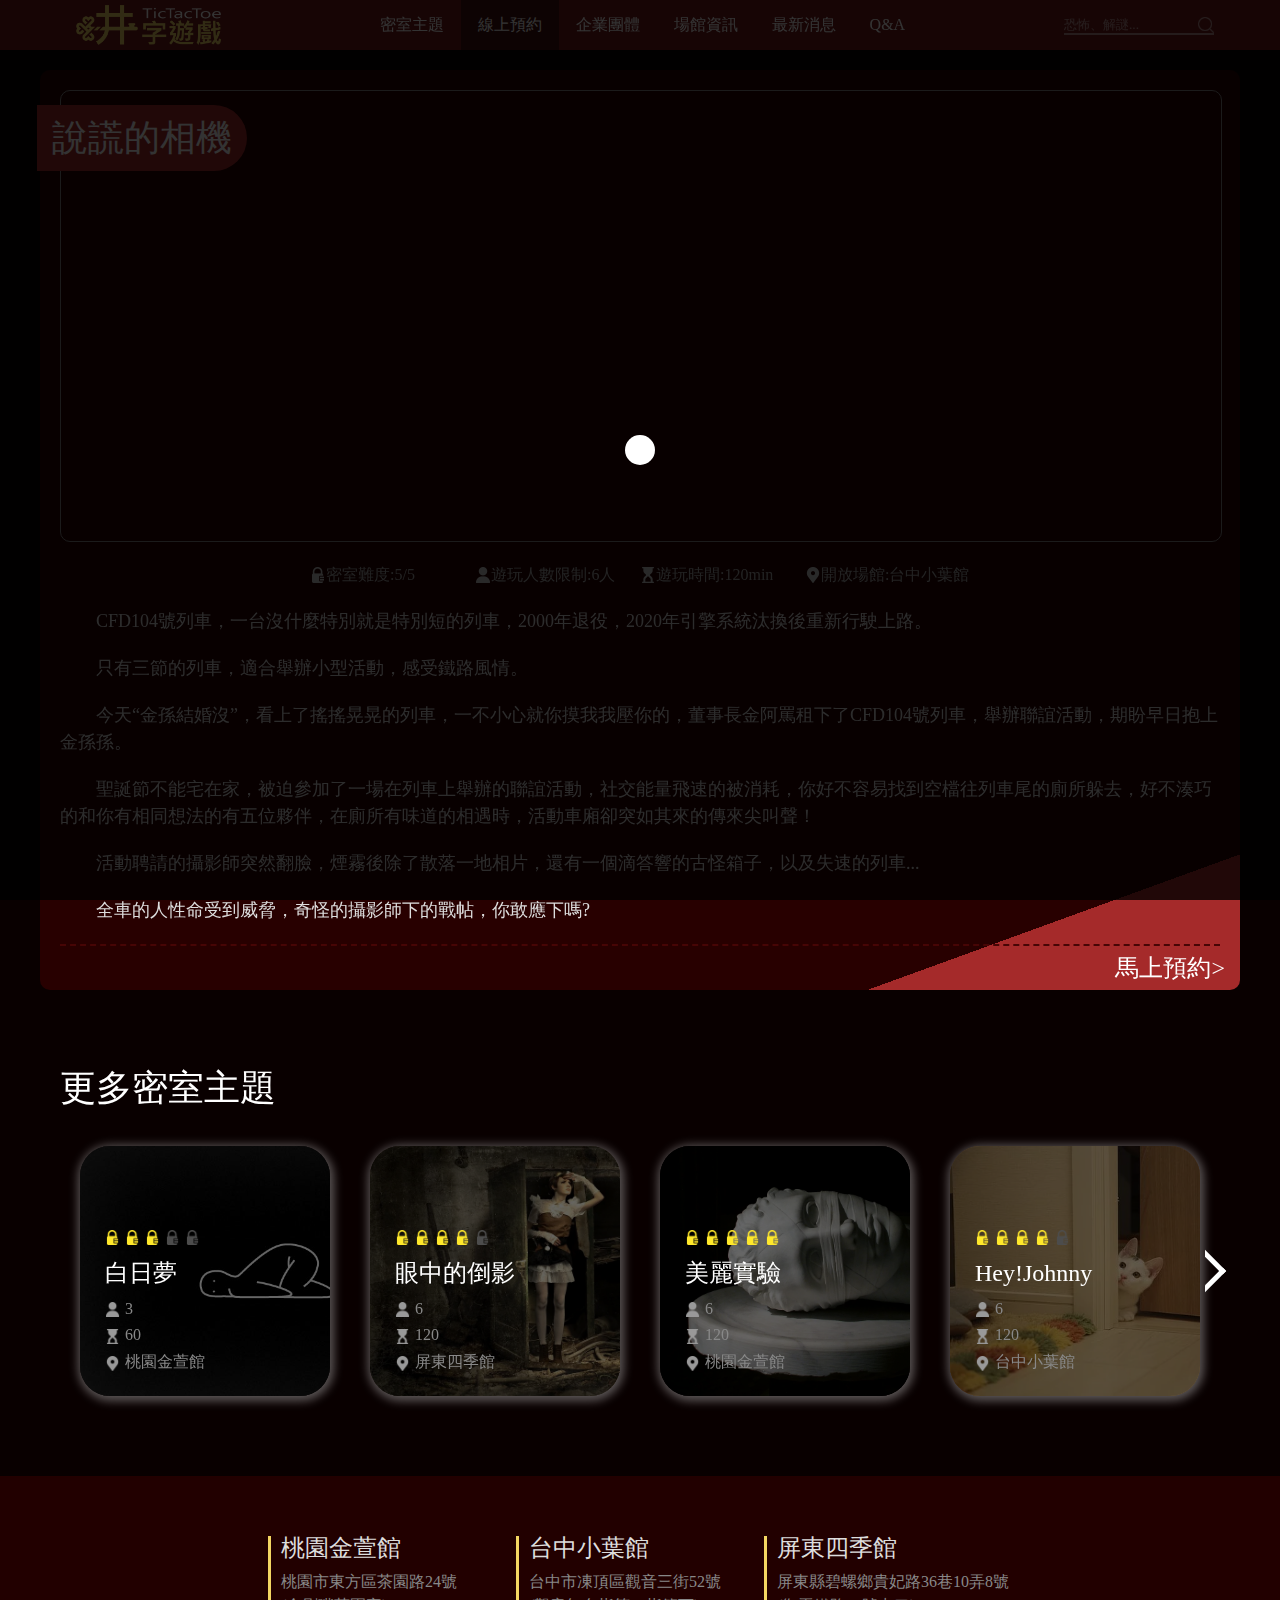
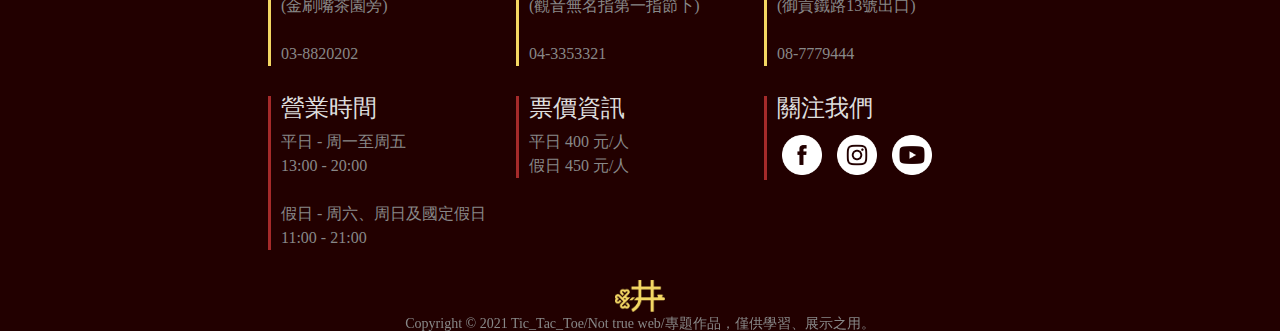
<file: topic_info_page.html>
<!DOCTYPE html>
<html lang="en">
<head>
  <meta charset="UTF-8">
  <meta http-equiv="X-UA-Compatible" content="IE=edge">
  <meta name="viewport" content="width=device-width, initial-scale=1.0">
  <title>線上預約_井字遊戲Tic_Tac_Toe</title>
  <!--網頁標題左側顯示-->
  <link rel="icon" href="pic/Tic_Tac_Toe_logo.ico" type="image/x-icon">
  <!--收藏夾顯示圖示-->
  <link rel="shortcut icon" href="pic/Tic_Tac_Toe_logo.ico" type="image/x-icon">

  <link rel="stylesheet" href="css/reset.css">
  <link rel="stylesheet" href="css/universal.css">
  <link rel="stylesheet" href="css/topic_info_page.css">
  <link rel="stylesheet" href="css/grid.css">
  <script src="js/jquery.js"></script>
  <script src="js/calender.js"></script>
</head>

<body>
  <!-- loading畫面  -->
  <div id="loading">
    <div class="loadingAnimation"></div>
  </div>
  <script>
    $(document).ready(function(){
      $('#loading').delay(1000).fadeOut(300);
    });
  </script>
  
  <header>
    <div class="header_float">
      <!-- logo -->
      <a href="index.html">
        <img class="logo" src="pic/Tic_Tac_Toe_full_logo.png" alt="Tic_Tac_Toe_logo">
      </a>

      <!-- 選單頁面連結 -->
      <div id="circularMenu" class="circular-menu">
        <a class="floating-btn" onclick="document.getElementById('circularMenu').classList.toggle('active');"></a>
      
        <nav class="nav_bar">
          <a href="topic_page.html" class="menu-item">密室主題</a>
          <a href="reserve_page.html" class="menu-item">線上預約</a>
          <a href="business_activity_page.html" class="menu-item">企業團體</a>
          <a href="branch_page.html" class="menu-item">場館資訊</a>
          <a href="news_page.html" class="menu-item">最新消息</a>
          <a href="QA_page.html" class="menu-item">Q&A</a>
        </nav>
      </div>
      <!-- 搜尋bar -->
      <label class="search_bar">
        <input type="text" placeholder="恐怖、解謎...">
      </label>
    </div>

    <!-- 線上預約 -->
    <div class="banner">
      <h1>密室主題</h1>
    </div>
  </header>


  <main>
    <section class="topic_reserve">
      <div class="topic">
        <h2>說謊的相機</h2>
        <div class="pic"></div>
        <div class="about">
          <span class="game_hard">
            <img class="icon" src="pic/topic-harder.png" alt="">
            <p>密室難度:5/5</p>
          </span>
          <span class="game_players">
            <img class="icon" src="pic/topic-user.png" alt="">
            <p>遊玩人數限制:6人</p>
          </span>
          <span class="game_time">
            <img class="icon" src="pic/topic-hour_glass.png" alt="">
            <p>遊玩時間:120min</p>
          </span>
          <span class="game_place">
            <img class="icon" src="pic/topic-place.png" alt="">
            <p>開放場館:台中小葉館</p>
          </span>
        </div>
        <p>
          CFD104號列車，一台沒什麼特別就是特別短的列車，2000年退役，2020年引擎系統汰換後重新行駛上路。
        </p>
        <p>
          只有三節的列車，適合舉辦小型活動，感受鐵路風情。
        </p>
        <p>
        今天“金孫結婚沒”，看上了搖搖晃晃的列車，一不小心就你摸我我壓你的，董事長金阿罵租下了CFD104號列車，舉辦聯誼活動，期盼早日抱上金孫孫。
        </p>
        <p>
          聖誕節不能宅在家，被迫參加了一場在列車上舉辦的聯誼活動，社交能量飛速的被消耗，你好不容易找到空檔往列車尾的廁所躲去，好不湊巧的和你有相同想法的有五位夥伴，在廁所有味道的相遇時，活動車廂卻突如其來的傳來尖叫聲！
        </p>
        <p>
          活動聘請的攝影師突然翻臉，煙霧後除了散落一地相片，還有一個滴答響的古怪箱子，以及失速的列車...
        </p>
        <p>
          全車的人性命受到威脅，奇怪的攝影師下的戰帖，你敢應下嗎?
        </p>
      </div>
      <a href="reserve_page.html">馬上預約</a>
    </section>

    <!-- 更多密室主題 -->
    <section class="see_more">
      <h2>更多密室主題</h2>
      <div>
        <div class="topicGroup">
          <a href="topic_info_page.html" class="eazy">
            <img src="pic/daydream-02.jpg" alt="">
            <div class="info">
              <div class="game_hard">
                <img class="icon" src="pic/topic-harder.png" alt="">
                <img class="icon" src="pic/topic-harder.png" alt="">
                <img class="icon" src="pic/topic-harder.png" alt="">
                <img class="icon" src="pic/topic-harder.png" alt="">
                <img class="icon" src="pic/topic-harder.png" alt="">
              </div>
              <h3>白日夢</h3>
              <span class="game_players">
                <img class="icon" src="pic/topic-user.png" alt="">3
              </span>
              <span class="game_time">
                <img class="icon" src="pic/topic-hour_glass.png" alt="">60
              </span>
              <span class="game_place">
                <img class="icon" src="pic/topic-place.png" alt="">桃園金萱館
              </span>
            </div>
          </a>
          <a href="topic_info_page.html" class="ordinary">
            <img src="pic/circus-02.webp" alt="">
            <div class="info">
              <div class="game_hard">
                <img class="icon" src="pic/topic-harder.png" alt="">
                <img class="icon" src="pic/topic-harder.png" alt="">
                <img class="icon" src="pic/topic-harder.png" alt="">
                <img class="icon" src="pic/topic-harder.png" alt="">
                <img class="icon" src="pic/topic-harder.png" alt="">
              </div>
              <h3>眼中的倒影</h3>
              <span class="game_players">
                <img class="icon" src="pic/topic-user.png" alt="">6
              </span>
              <span class="game_time">
                <img class="icon" src="pic/topic-hour_glass.png" alt="">120
              </span>
              <span class="game_place">
                <img class="icon" src="pic/topic-place.png" alt="">屏東四季館
              </span>
            </div>
          </a>
          <a href="topic_info_page.html" class="difficulty">
            <img src="pic/beauty-02.webp" alt="">
            <div class="info">
              <div class="game_hard">
                <img class="icon" src="pic/topic-harder.png" alt="">
                <img class="icon" src="pic/topic-harder.png" alt="">
                <img class="icon" src="pic/topic-harder.png" alt="">
                <img class="icon" src="pic/topic-harder.png" alt="">
                <img class="icon" src="pic/topic-harder.png" alt="">
              </div>
              <h3>美麗實驗</h3>
              <span class="game_players">
                <img class="icon" src="pic/topic-user.png" alt="">6
              </span>
              <span class="game_time">
                <img class="icon" src="pic/topic-hour_glass.png" alt="">120
              </span>
              <span class="game_place">
                <img class="icon" src="pic/topic-place.png" alt="">桃園金萱館
              </span>
            </div>
          </a>
          <a href="topic_info_page.html" class="ordinary">
            <img src="pic/johnny.webp" alt="">
            <div class="info">
              <div class="game_hard">
                <img class="icon" src="pic/topic-harder.png" alt="">
                <img class="icon" src="pic/topic-harder.png" alt="">
                <img class="icon" src="pic/topic-harder.png" alt="">
                <img class="icon" src="pic/topic-harder.png" alt="">
                <img class="icon" src="pic/topic-harder.png" alt="">
              </div>
              <h3>Hey!Johnny</h3>
              <span class="game_players">
                <img class="icon" src="pic/topic-user.png" alt="">6
              </span>
              <span class="game_time">
                <img class="icon" src="pic/topic-hour_glass.png" alt="">120
              </span>
              <span class="game_place">
                <img class="icon" src="pic/topic-place.png" alt="">台中小葉館
              </span>
            </div>
          </a>
          <a href="topic_info_page.html" class="ordinary">
            <img src="pic/shhhh.webp" alt="">
            <div class="info">
              <div class="game_hard">
                <img class="icon" src="pic/topic-harder.png" alt="">
                <img class="icon" src="pic/topic-harder.png" alt="">
                <img class="icon" src="pic/topic-harder.png" alt="">
                <img class="icon" src="pic/topic-harder.png" alt="">
                <img class="icon" src="pic/topic-harder.png" alt="">
              </div>
              <h3>哩嘎挖店店</h3>
              <span class="game_players">
                <img class="icon" src="pic/topic-user.png" alt="">6
              </span>
              <span class="game_time">
                <img class="icon" src="pic/topic-hour_glass.png" alt="">120
              </span>
              <span class="game_place">
                <img class="icon" src="pic/topic-place.png" alt="">屏東四季館
              </span>
            </div>
          </a>
          <a href="topic_info_page.html" class="eazy">
            <img src="pic/fbi.webp" alt="">
            <div class="info">
              <div class="game_hard">
                <img class="icon" src="pic/topic-harder.png" alt="">
                <img class="icon" src="pic/topic-harder.png" alt="">
                <img class="icon" src="pic/topic-harder.png" alt="">
                <img class="icon" src="pic/topic-harder.png" alt="">
                <img class="icon" src="pic/topic-harder.png" alt="">
              </div>
              <h3>ㄌㄌ</h3>
              <span class="game_players">
                <img class="icon" src="pic/topic-user.png" alt="">3
              </span>
              <span class="game_time">
                <img class="icon" src="pic/topic-hour_glass.png" alt="">60
              </span>
              <span class="game_place">
                <img class="icon" src="pic/topic-place.png" alt="">桃園金萱館
              </span>
            </div>
          </a>
        </div>
      </div>
      <div class="btnGroup">
        <input type="button">
        <input type="button">
      </div>
    </section>
  </main>

<!-- slider -->
<script>
function slider(windowSize){
  // 重置
  let curIndex = 0;
  let maxIndex = 0;
  $('.topicGroup').css({
    left:`0px`,
  });
  if(windowSize>992){
    maxIndex = 2;
  }else if(windowSize>768){
    maxIndex = 3;
  };
  $(".btnGroup input:first-of-type").attr('disabled',true);
  $(".btnGroup input:last-of-type").attr('disabled',false);
  // 點擊事件
  $('.btnGroup input:first-of-type').on('click',function(){
    curIndex--;
    $('.topicGroup').css({
      left:`-${curIndex*($('.see_more a').width()+40)}px`,
    });
    if(curIndex == 0){
      $(".btnGroup input:first-of-type").attr('disabled',true);
    };
    $(".btnGroup input:last-of-type").attr('disabled',false);
  });
  
  $('.btnGroup input:last-of-type').on('click',function(){
    curIndex++;
    $('.topicGroup').css({
      left:`-${curIndex*($('.see_more a').width()+40)}px`,
    });
    if(curIndex == maxIndex){
      $(".btnGroup input:last-of-type").attr('disabled',true);
    };
    $(".btnGroup input:first-of-type").attr('disabled',false);
  });
};
$(function(){
  // 滑鼠拖動
  // $('.see_more').mousedown(function(e){
  //   var start = e.pageX;
  //   $(document).mousemove(function(e){
  //     let x = (e.pageX - start)/20 + parseInt($('.topicGroup').css('left'));
  //     if(x>0){
  //       x = 0;
  //     }else if(x < -$('.topicGroup').width() + ($('.see_more').width()+10)){
  //       x = -$('.topicGroup').width() + ($('.see_more').width()+10);
  //     };
  //     console.log(-2130);
  //     console.log(-$('.topicGroup').width() + ($('.see_more').width()+10));
  //     $('.topicGroup').css({
  //       left:`${x}px`,
  //     });
  //     $(document).mouseup(function(){
  //       $(document).off('mousemove');
  //     });
  //   });
  // });

  slider($(window).width()+10);
  $(window).resize(function(){
    $('.topicGroup').css({
      left:`0`,
    });
    slider($(window).width());
  });
});
</script>

  <footer>
    <!-- 分館資訊 -->
    <div class="branch_group">
      <div class="branch">
        <a href="branch_page.html">
          <h3>桃園金萱館</h3>
        </a>
          <address>桃園市東方區茶園路24號</address>
          <p>(金刷嘴茶園旁)</p><br>
          <div class="tel">
            03-8820202
          </div>
        </p>
      </div>
      <div class="branch">
        <a href="branch_page.html">
          <h3>台中小葉館</h3>
        </a>
        <address>台中市凍頂區觀音三街52號</address>
        <p>(觀音無名指第一指節下)</p><br>
        <div class="tel">
          04-3353321
        </div>
      </div>
      <div class="branch">
        <a href="branch_page.html">
          <h3>屏東四季館</h3>
        </a>
        <address>屏東縣碧螺鄉貴妃路36巷10弄8號</address>
        <p>(御貢鐵路13號出口)</p><br>
        <div class="tel">
          08-7779444
        </div>
      </div>
    </div>
    
    <div class="other_info">
      <!-- 營業時間 -->
      <div class="business">
        <h3>營業時間</h3>
        <p>
          平日 - 周一至周五<br>
          13:00 - 20:00<br>
          <br>
          假日 - 周六、周日及國定假日<br>
          11:00 - 21:00
        </p>
      </div>

      <!-- 票價資訊 -->
      <div class="fare">
        <h3>票價資訊</h3>
        <p>
          平日 400 元/人<br>
          假日 450 元/人
        </p>
      </div>

      <!-- 關注我們 -->
      <div class="follow">
        <h3>關注我們</h3>
        <div class="link">
          <a href="#">
            <img src="pic/footer-link-facebook.png" alt="facebook">
          </a>
          <a href="#">
            <img src="pic/footer-link-instagram.png" alt="instagram">
          </a>
          <a href="#">
            <img src="pic/footer-link-youtube.png" alt="youtube">
          </a>
        </div>
      </div>
    </div>
  </footer>


  <!-- copyright -->
  <div class="copyright">
    <img class="logo" src="pic/Tic_Tac_Toe_logo.png" alt="Tic_Tac_Toe_logo"><br>
    Copyright © 2021 Tic_Tac_Toe/Not true web/專題作品，僅供學習、展示之用。
  </div>
</body>
</html>
</file>
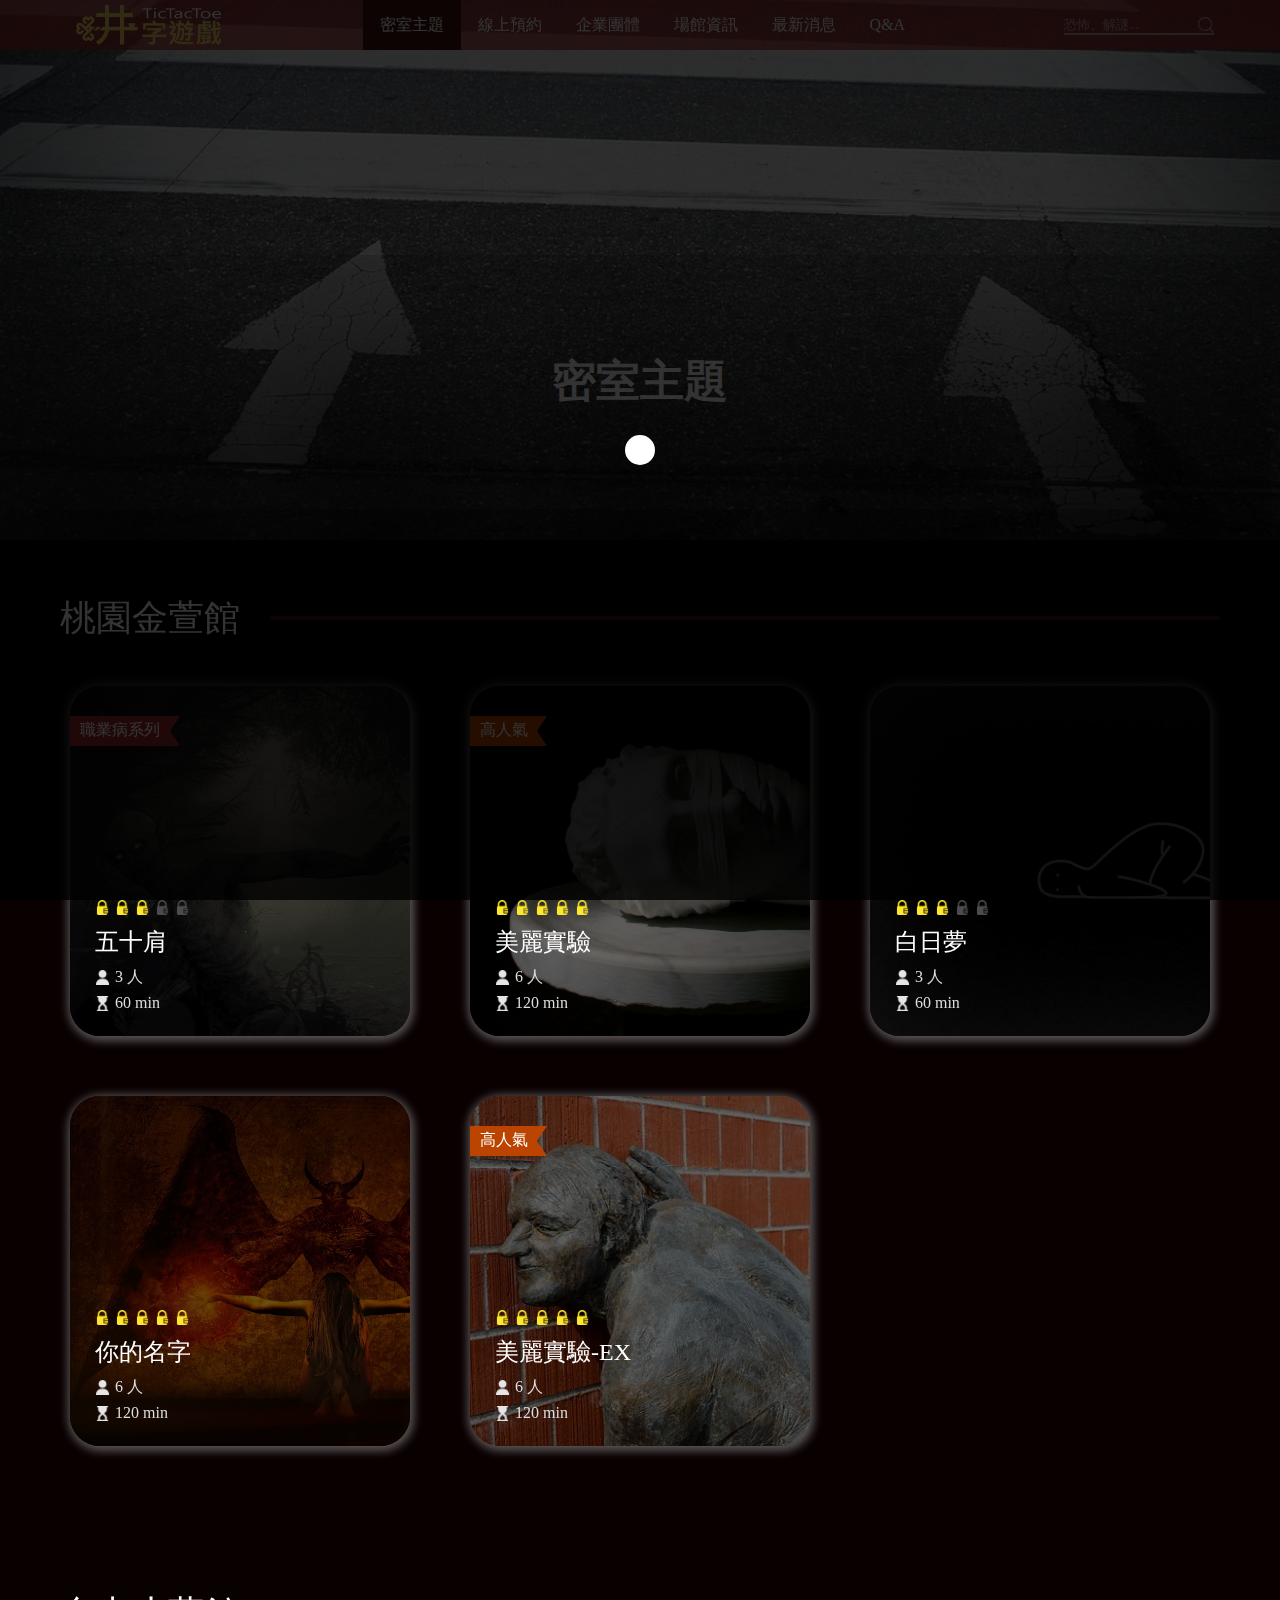
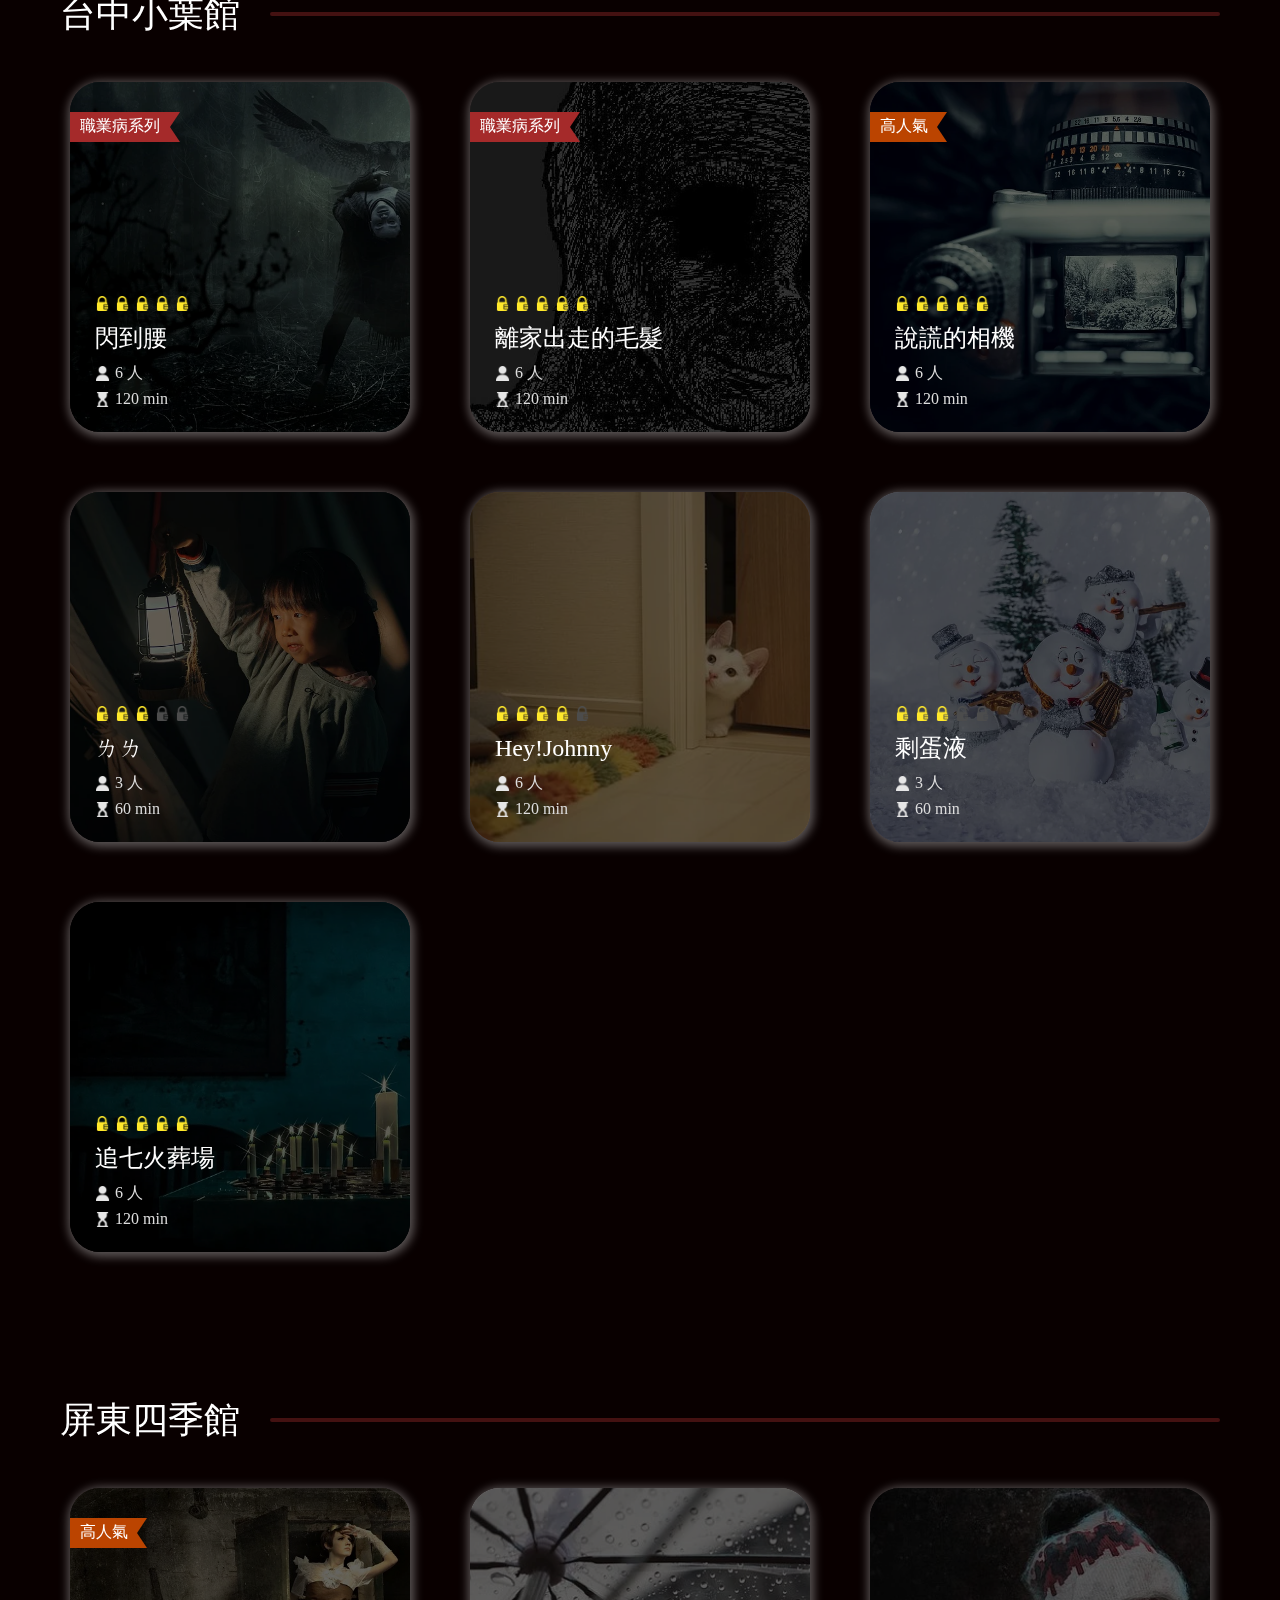
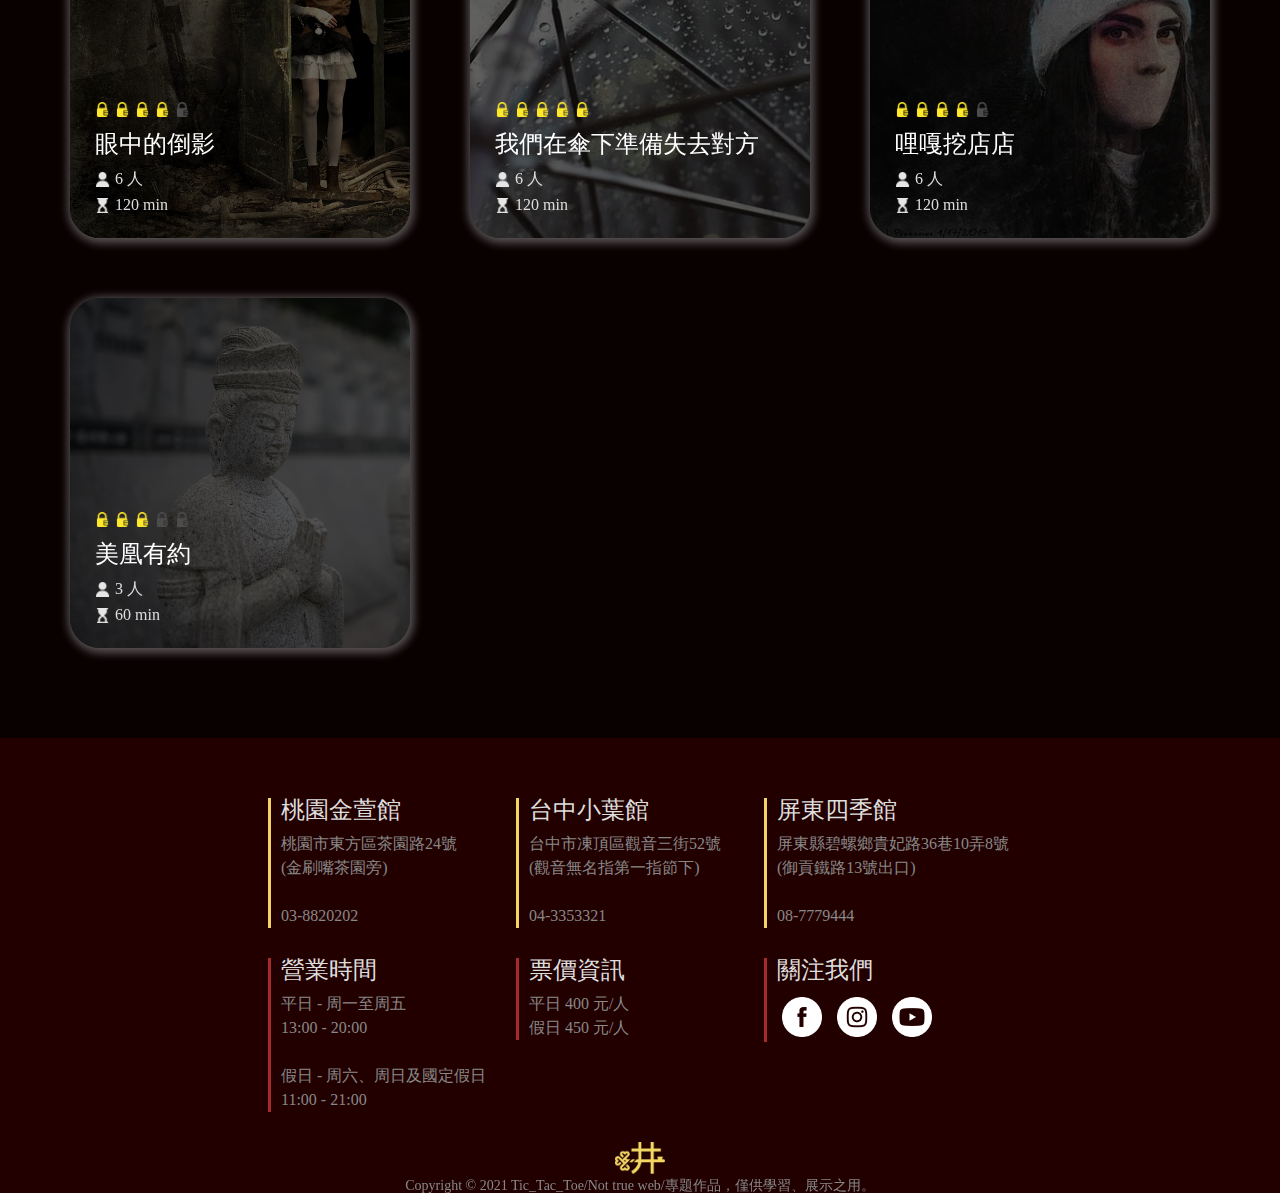
<file: topic_page.html>
<!DOCTYPE html>
<html lang="en">
<head>
  <meta charset="UTF-8">
  <meta http-equiv="X-UA-Compatible" content="IE=edge">
  <meta name="viewport" content="width=device-width, initial-scale=1.0">
  <title>密室主題_井字遊戲Tic_Tac_Toe</title>
  <!--網頁標題左側顯示-->
  <link rel="icon" href="pic/Tic_Tac_Toe_logo.ico" type="image/x-icon">
  <!--收藏夾顯示圖示-->
  <link rel="shortcut icon" href="pic/Tic_Tac_Toe_logo.ico" type="image/x-icon">

  <link rel="stylesheet" href="css/reset.css">
  <link rel="stylesheet" href="css/grid.css">
  <link rel="stylesheet" href="css/universal.css">
  <link rel="stylesheet" href="css/topic_page.css">
  <script src="js/jquery.js"></script>
  <script src="js/topic_page.js"></script>
</head>

<body>
  <!-- loading畫面  -->
  <div id="loading">
    <div class="loadingAnimation"></div>
  </div>
  <script>
    $(document).ready(function(){
      $('#loading').delay(1000).fadeOut(300);
    });
  </script>
  
  <header>
    <div class="header_float">
      <!-- logo -->
      <a href="index.html">
        <img class="logo" src="pic/Tic_Tac_Toe_full_logo.png" alt="Tic_Tac_Toe_logo">
      </a>

      <!-- 選單頁面連結 -->
      <div id="circularMenu" class="circular-menu">
        <a class="floating-btn" onclick="document.getElementById('circularMenu').classList.toggle('active');"></a>
      
        <nav class="nav_bar">
          <a href="topic_page.html" class="menu-item">密室主題</a>
          <a href="reserve_page.html" class="menu-item">線上預約</a>
          <a href="business_activity_page.html" class="menu-item">企業團體</a>
          <a href="branch_page.html" class="menu-item">場館資訊</a>
          <a href="news_page.html" class="menu-item">最新消息</a>
          <a href="QA_page.html" class="menu-item">Q&A</a>
        </nav>
      </div>
      <!-- 搜尋bar -->
      <label class="search_bar">
        <input type="text" placeholder="恐怖、解謎...">
      </label>
    </div>

    <!-- 密室主題 -->
    <div class="banner">
      <h1>密室主題</h1>
    </div>
  </header>


  <main id="main">
  </main>


  <footer>
    <!-- 分館資訊 -->
    <div class="branch_group">
      <div class="branch">
        <a href="branch_page.html">
          <h3>桃園金萱館</h3>
        </a>
          <address>桃園市東方區茶園路24號</address>
          <p>(金刷嘴茶園旁)</p><br>
          <div class="tel">
            03-8820202
          </div>
        </p>
      </div>
      <div class="branch">
        <a href="branch_page.html">
          <h3>台中小葉館</h3>
        </a>
        <address>台中市凍頂區觀音三街52號</address>
        <p>(觀音無名指第一指節下)</p><br>
        <div class="tel">
          04-3353321
        </div>
      </div>
      <div class="branch">
        <a href="branch_page.html">
          <h3>屏東四季館</h3>
        </a>
        <address>屏東縣碧螺鄉貴妃路36巷10弄8號</address>
        <p>(御貢鐵路13號出口)</p><br>
        <div class="tel">
          08-7779444
        </div>
      </div>
    </div>
    
    <div class="other_info">
      <!-- 營業時間 -->
      <div class="business">
        <h3>營業時間</h3>
        <p>
          平日 - 周一至周五<br>
          13:00 - 20:00<br>
          <br>
          假日 - 周六、周日及國定假日<br>
          11:00 - 21:00
        </p>
      </div>

      <!-- 票價資訊 -->
      <div class="fare">
        <h3>票價資訊</h3>
        <p>
          平日 400 元/人<br>
          假日 450 元/人
        </p>
      </div>

      <!-- 關注我們 -->
      <div class="follow">
        <h3>關注我們</h3>
        <div class="link">
          <a href="#">
            <img src="pic/footer-link-facebook.png" alt="facebook">
          </a>
          <a href="#">
            <img src="pic/footer-link-instagram.png" alt="instagram">
          </a>
          <a href="#">
            <img src="pic/footer-link-youtube.png" alt="youtube">
          </a>
        </div>
      </div>
    </div>
  </footer>


  <!-- copyright -->
  <div class="copyright">
    <img class="logo" src="pic/Tic_Tac_Toe_logo.png" alt="Tic_Tac_Toe_logo"><br>
    Copyright © 2021 Tic_Tac_Toe/Not true web/專題作品，僅供學習、展示之用。
  </div>

</body>
</html>
</file>
<file: css/universal.css>
* {
  font-family: '微軟正黑體', 'Microsoft JhengHei', 'Times New Roman';
}
html {
  --main-color: brown;
}
img {
  vertical-align: middle;
}
h1 {
  text-align: center;
  font-size: 44px;
  font-weight: 600;
}
h2 {
  font-size: 36px;
}
h3 {
  font-size: 24px;
}
p {
  font-size: 18px;
}
a {
  text-decoration: none;
}
select,
input {
  -webkit-appearance: none; /* Sdc2f02ri 和 Chrome，常用於iOS下移除內建樣式 */
  -moz-appearance: none; /* FireFox */
  appearance: none;
}

/* 卷軸 */
::-webkit-scrollbar {
  width: 10px;
  background-color: #220000;
}
::-webkit-scrollbar-button {
  height: 2px;
}
::-webkit-scrollbar-thumb {
  border-radius: 5px;
  background-color: var(--main-color);
}

/* loading畫面 */
#loading {
  position: fixed;
  top: 0;
  left: 0;
  width: 100vw;
  height: 100vh;
  background-color: #000c;
  color: #fff;
  z-index: 100;
}
#loading .loadingAnimation {
  width: 30px;
  height: 30px;
  position: absolute;
  top: 50%;
  left: 50%;
  transform: translate(-50%, -50%);
  border-radius: 50%;
  background-color: #fff;
  animation: loading 2s linear infinite alternate;
}
@keyframes loading {
  0% {
    box-shadow: 0 -30px 0 #ffba08, 0 -30px 0 #ffba08, 0 -30px 0 #ffba08;
  }
  8% {
    box-shadow: 0 -30px 0 #ffba08, 0 -30px 0 #ffba08, -15px -15px 0 #faa307;
  }
  16% {
    box-shadow: 0 -30px 0 #ffba08, -15px -15px 0 #faa307, -30px 0 0 #f48c06;
  }
  24% {
    box-shadow: -15px -15px 0 #faa307, -30px 0 0 #f48c06, -15px 15px 0 #e85d04;
  }
  32% {
    box-shadow: -30px 0 0 #f48c06, -15px 15px 0 #e85d04, 0 30px 0 #dc2f02;
  }
  40% {
    box-shadow: -15px 15px 0 #e85d04, 0 30px 0 #dc2f02, 15px 15px 0 #d00000;
  }
  48% {
    box-shadow: 0 30px 0 #dc2f02, 15px 15px 0 #d00000, 30px 0 0 #9d0208;
  }
  56% {
    box-shadow: 15px 15px 0 #d00000, 30px 0 0 #9d0208, 15px -15px 0 #6a040f;
  }
  64% {
    box-shadow: 30px 0 0 #9d0208, 15px -15px 0 #6a040f, 0 -30px 0 #370617;
  }
  72% {
    box-shadow: 15px -15px 0 #6a040f, 0 -30px 0 #370617;
  }
  80% {
    background-color: #fff;
    box-shadow: 0 -30px 0 #370617;
  }
  85% {
    background-color: #03071e;
    box-shadow: 0 -5px 30px #fff;
  }
  90% {
    background-color: #03071e;
    box-shadow: 5px 0 30px #fff;
  }
  95% {
    background-color: #03071e;
    box-shadow: 0 5px 30px #fff;
  }
  100% {
    background-color: #03071e;
    box-shadow: -5px 0 30px #fff;
  }
}

/* 導覽列 */
.header_float {
  background-color: rgba(165, 42, 42, 0.7);
  height: 40px;
  display: flex;
  justify-content: space-between;
  align-items: center;
  position: fixed;
  top: 0;
  z-index: 10;
  width: 100%;
  padding: 10px 10px;
}
.header_float > a {
  height: 100%;
}
.header_float .logo {
  height: 100%;
}
/* 圓形選單 */
.circular-menu .floating-btn {
  cursor: pointer;
  display: block;
  width: 70px;
  height: 60px;
  outline: 0;
}
/* 叉叉 */
.circular-menu .floating-btn::before,
.circular-menu .floating-btn::after {
  content: '';
  position: absolute;
  top: 38px;
  right: 35px;
  border-radius: 5px;
  width: 30px;
  height: 4px;
  background-color: #f3d764;
  transition: 0.3s;
}
.circular-menu .floating-btn::before {
  top: 18px;
  right: 35px;
  box-shadow: 0 10px 0 0 #f3d764;
}
.circular-menu.active .floating-btn::after {
  top: 28px;
  right: 35px;
  transform: rotate(-315deg);
  background-color: #441111;
}
.circular-menu.active .floating-btn::before {
  top: 28px;
  right: 35px;
  box-shadow: none;
  transform: rotate(-225deg);
  background-color: #441111;
}
/* 圓型底 */
.circular-menu:after {
  display: none;
  content: ' ';
  width: 60px;
  height: 60px;
  border-radius: 50%;
  position: absolute;
  top: 0;
  right: 0;
  z-index: -2;
  background-color: var(--main-color);
  box-shadow: inset 0 0 10px #441111;
  transition: all 0.3s ease;
}
.circular-menu.active:after {
  display: block;
  transform: scale(16, 16);
  transition-timing-function: cubic-bezier(0.68, 1.55, 0.265, 1);
}
/* 連結 */
.circular-menu .menu-item {
  opacity: 0;
  transform: rotate(45deg);
  position: absolute;
  top: 0px;
  right: -500px;
  width: 100%;
  height: 60px;
  box-sizing: border-box;
  font-size: 18px;
  padding: 21px 20px;
  border-radius: 20px;
  z-index: -1;
  display: block;
  color: hsl(0, 0%, 100%);
  background: linear-gradient(30deg, #0008 30%, #0000 70%);
  transition: transform 0.3s ease;
}
/* 選單連結動態 */
.circular-menu .menu-item:hover {
  background: linear-gradient(30deg, #280000 40%, #0000 70%);
}
.circular-menu.active .menu-item {
  opacity: 1;
  right: -30px;
  transition-timing-function: cubic-bezier(0.175, 0.885, 0.32, 1.275);
  transform: rotate(0deg);
  position: absolute;
}
.circular-menu.active .menu-item:nth-child(1) {
  max-width: 500px;
  top: 60px;
}
.circular-menu.active .menu-item:nth-child(2) {
  max-width: 480px;
  top: 130px;
}
.circular-menu.active .menu-item:nth-child(3) {
  max-width: 450px;
  top: 200px;
}
.circular-menu.active .menu-item:nth-child(4) {
  max-width: 400px;
  top: 270px;
}
.circular-menu.active .menu-item:nth-child(5) {
  max-width: 320px;
  top: 340px;
}
.circular-menu.active .menu-item:nth-child(6) {
  max-width: 220px;
  top: 410px;
}

/* 搜尋欄 */
.header_float label {
  display: none;
}

/* 頭 */
.banner {
  height: 65vh;
  width: 100%;
  position: fixed;
  top: 0;
  z-index: -1;
  color: #fff;
  text-align: center;
  box-shadow: 0 -200px 500px #000 inset;
}
.banner h1 {
  margin-top: 40vh;
}
main {
  background-color: #090000;
  color: #fff;
}
main section:first-child {
  margin-top: 60vh;
}

/* 燈箱 */
#light_off.on {
  display: block;
}
#light_off {
  display: none;
  height: 100vh;
  width: 100%;
  background-color: #0008;
  position: fixed;
  top: 0;
  left: 0;
  z-index: 10;
}
/* 叉叉 */
#light_off::after,
#light_off::before {
  content: '';
  width: 40px;
  height: 10px;
  border-radius: 10px;
  background-color: brown;
  position: absolute;
  right: 50%;
  bottom: 50%;
  transform: translate(50%, calc(-50% + 50px)) rotate(45deg);
}
#light_off::after {
  transform: translate(50%, calc(-50% + 50px)) rotate(-45deg);
}

/* 尾 */
footer {
  position: relative;
  z-index: 1;
  background-color: #220000;
  display: flex;
  flex-wrap: wrap;
  justify-content: center;
  align-items: flex-start;
  color: #888;
  line-height: 1.5em;
  padding-top: 60px;
}
footer div p {
  font-size: 16px;
}
footer h3 {
  margin-bottom: 10px;
  color: #ddd;
}
footer .branch_group,
footer .other_info {
  border: none;
  display: flex;
  flex-direction: column;
  align-items: center;
  width: 100%;
  max-width: 300px;
}
footer .branch_group > div,
footer .other_info > div {
  border-left: 3px solid hsl(48, 86%, 67%);
  width: 70%;
  max-width: 235px;
  margin-bottom: 30px;
  padding-left: 10px;
}
footer .other_info > div {
  border-left: 3px solid var(--main-color);
}
footer .follow .link {
  font-size: 0;
}
footer .follow .link a {
  display: inline-block;
  padding: 5px 10px 5px 5px;
  height: 40px;
}
footer .follow .link img {
  height: 40px;
  filter: invert(100%);
}

.copyright {
  background-color: #220000;
  text-align: center;
  font-size: 14px;
  color: #888;
}
.copyright .logo {
  width: 50px;
  margin-bottom: 5px;
}

@media screen and (min-width: 768px) {
  /* 導覽列 */
  .header_float {
    justify-content: space-around;
    padding: 5px;
  }
  /* 選單 */
  .circular-menu {
    position: relative;
  }
  .circular-menu::after {
    display: none;
  }
  .circular-menu.active:after {
    display: none;
  }
  .circular-menu .floating-btn {
    display: none;
  }
  /* 連結 */
  .circular-menu .menu-item {
    opacity: 1;
    transform: rotate(0);
    position: static;
    display: inline-block;
    left: 0;
    width: auto;
    height: auto;
    box-sizing: content-box;
    font-size: 16px;
    padding: 17px 10px;
    border-radius: 0;
    background: transparent;
    z-index: 0;
    color: #fff;
  }
  .circular-menu.active .menu-item {
    position: static;
  }
  .circular-menu .menu-item:hover {
    background: none;
  }
  .circular-menu nav {
    font-size: 0;
  }
  .circular-menu .menu-item::before {
    content: ' ';
    width: 100%;
    height: 0;
    position: absolute;
    z-index: -1;
    top: 0;
    left: 0;
    margin: auto;
    background-color: #44111190;
    transition: 0.8s;
  }
  .circular-menu .menu-item:hover::before {
    height: 100%;
  }
  /* 搜尋欄 */
  .header_float .search_bar {
    display: block;
  }
  .header_float label input {
    width: 70px;
    border: none;
    background: url('../pic/nav-search.png') no-repeat center/16px;
    caret-color: #aaa;
    color: #fff;
    opacity: 0.8;
  }
  .header_float .search_bar input::placeholder {
    opacity: 0;
  }
  .header_float .search_bar input:focus {
    background: none;
    border-bottom: 2px solid #fff;
    outline: none;
    opacity: 1;
  }
  .header_float .search_bar input:focus::placeholder {
    opacity: 0;
  }

  footer .branch_group,
  footer .other_info {
    flex-direction: row;
    align-items: flex-start;
    flex-wrap: wrap;
    justify-content: center;
    max-width: none;
  }
}

@media screen and (min-width: 992px) {
  /* 選單 */
  .circular-menu .menu-item {
    padding: 17px;
  }
  /* 搜尋欄 */
  .header_float label input {
    background: url('../pic/nav-search.png') no-repeat right/16px;
    border-bottom: 2px solid #fff;
    width: 150px;
    opacity: 0.5;
  }
  .header_float .search_bar input::placeholder {
    opacity: 1;
    color: #fff;
  }
  .header_float .search_bar input:focus {
    background: url('../pic/nav-search.png') no-repeat right/16px;
  }
}
</file>
<file: css/index.css>
.banner {
  height: 100vh;
  background-repeat: no-repeat;
  background-position: center;
  background-size: cover;
  animation: turn_pic 15s infinite steps(1, end);
  box-shadow: 0 -200px 300px #000 inset, 0 -500px 300px #0009 inset;
}
.banner .logo {
  margin: 25vh 0 20px;
  filter: drop-shadow(10px 10px 8px rgb(0, 0, 0));
  opacity: 0.9;
}
.banner > p::before {
  content: url('../pic/banner-blood.png');
  z-index: -1;
  position: absolute;
  top: 55%;
  left: 50%;
  transform: rotate(30deg) translate(-50%, 0);
}
.banner > p {
  position: relative;
  top: 7vh;
  line-height: 2em;
  color: #aaa;
}
.banner a {
  position: relative;
  top: 10vh;
  color: #fff;
  background-color: transparent;
  text-shadow: 1px 1px 1px #000;
}
.banner a p {
  font-size: 32px;
}
.banner a img {
  height: 40px;
  animation: Stepping 1s infinite alternate;
}
@keyframes Stepping {
  100% {
    margin: 5px;
  }
  0% {
    margin-top: 10px;
    filter: opacity(50%);
  }
}
@keyframes turn_pic {
  0% {
    background-image: url('../pic/beauty-01.jpg');
  }
  20% {
    background-image: url('../pic/daydream-01.webp');
  }
  40% {
    background-image: url('../pic/daydream-02.jpg');
  }
  60% {
    background-image: url('../pic/lie_photo-01.webp');
  }
  80% {
    background-image: url('../pic/circus-02.webp');
  }
}

#reset_lattice {
  position: absolute;
  top: 25vh;
  left: 50%;
  transform: translate(calc(-50% + 95px), 100px);
  width: 40px;
  height: 40px;
  background-color: transparent;
  border: transparent;
  animation: tap 1s infinite steps(1, end);
  /* background: url("../pic/tap_1.png") no-repeat center/cover; */
  cursor: pointer;
}
#lattice {
  position: absolute;
  top: 25vh;
  left: 50%;
  transform: translate(calc(-50% + 28px), -13px);
  z-index: 1;
}
#lattice td input {
  font-weight: 900;
  color: var(--main-color);
  border: none;
  background-color: transparent;
  font-size: 30px;
  width: 55px;
  height: 50px;
  filter: drop-shadow(0 0 4px #fff);
}
#lattice td input[value='O'] {
  color: #f3d764;
  filter: drop-shadow(0 0 4px #000);
}
@keyframes tap {
  0% {
    background: url('../pic/tap_1.png') no-repeat center/cover;
  }
  50% {
    background: url('../pic/tap_2.png') no-repeat center/cover;
  }
}

#light_off.on {
  display: block;
}
#light_off {
  display: none;
  height: 100vh;
  width: 100%;
  background-color: #0008;
  position: fixed;
  top: 0;
  left: 0;
  z-index: 10;
}
.feedback {
  height: 300px;
  width: 300px;
  position: fixed;
  z-index: 2;
  background-color: #f3d764;
  border-radius: 50%;
  box-shadow: inset 0 0 0 15px #f3d764;
  box-sizing: border-box;
  overflow: hidden;
  top: 50%;
  left: 50%;
  transform: translate(-50%, -50%);
}
.feedback .pic {
  height: 75%;
  border-radius: 100% 100% 0 0;
  overflow: hidden;
  border: 5px solid #222;
}
.feedback .pic img {
  height: 100%;
  transform: scale(1.2);
}
.feedback .txt {
  height: 25%;
  display: flex;
  flex-direction: column;
  justify-content: center;
}
.feedback .txt p {
  color: #000;
  font-size: 14px;
  line-height: 1.2;
}
/* 造型 */
#light_off::before,
#light_off::after {
  content: '';
  position: absolute;
  width: 90px;
  height: 90px;
  left: 50%;
  top: 50%;
  background-color: rgb(255, 224, 229);
  border: 15px solid #f3d764;
}
#light_off::after {
  transform: translate(calc(-50% + 100px), calc(-50% - 100px)) rotate(-30deg);
  border-radius: 0 25px 80% 0;
}
#light_off::before {
  transform: translate(calc(-50% - 100px), calc(-50% - 100px)) rotate(-60deg);
  border-radius: 80% 25px 0;
}
.feedback::before,
.feedback::after {
  content: '';
  position: absolute;
  left: 50%;
  top: 50%;
}
.feedback::before {
  width: 3px;
  height: 10px;
  background-color: #000;
  transform: translate(calc(-50%), calc(-50% - 75px));
}
.feedback::after {
  width: 0;
  height: 0;
  border: 13px solid transparent;
  border-top: 13px solid #222;
  border-radius: 10px;
  transform: translate(calc(-50%), calc(-50% - 75px));
}
.feedback .txt p::before,
.feedback .txt p::after {
  content: '';
  position: absolute;
  height: 0;
  width: 0;
  left: 50%;
  top: 50%;
  border: 20px solid transparent;
  border-bottom: 20px solid #000;
}
.feedback .txt p:nth-of-type(1):before {
  transform: translate(calc(-50% - 140px), calc(-50% - 60px));
}
.feedback .txt p:nth-of-type(2):before {
  transform: translate(calc(-50% - 153px), calc(-50% - 40px)) rotate(-10deg);
}
.feedback .txt p:nth-of-type(3):before {
  transform: translate(calc(-50% - 162px), calc(-50% - 23px)) rotate(-15deg);
}
.feedback .txt p:nth-of-type(1)::after {
  transform: translate(calc(-50% + 140px), calc(-50% - 60px));
}
.feedback .txt p:nth-of-type(2)::after {
  transform: translate(calc(-50% + 153px), calc(-50% - 40px)) rotate(10deg);
}
.feedback .txt p:nth-of-type(3)::after {
  transform: translate(calc(-50% + 162px), calc(-50% - 23px)) rotate(15deg);
}
.feedback .pic::before,
.feedback .pic::after {
  content: '';
  position: absolute;
  height: 0;
  width: 0;
  left: 50%;
  top: 50%;
  border: 15px solid transparent;
  border-top: 15px solid #222;
  z-index: 1;
}
.feedback .pic::before {
  transform: translate(calc(-50% - 90px), calc(-50% - 50px)) rotate(105deg);
}
.feedback .pic::after {
  transform: translate(calc(-50% + 90px), calc(-50% - 50px)) rotate(-105deg);
}

main section:first-child {
  margin-top: 100vh;
}

main {
  position: relative;
}
main::before,
main::after {
  content: url(' ');
  position: absolute;
  height: 0;
  bottom: 420px;
  left: 0;
  font-size: 0;
  width: 100%;
  box-sizing: border-box;
  border-top: 250px solid transparent;
  border-left: 55vw solid #220000;
}
main::after {
  border-left: none;
  border-right: 55vw solid #220000;
}

.hot_topic {
  margin: auto;
  max-width: 1200px;
  padding-top: 60px;
  overflow: hidden;
  padding-bottom: 230px;
}
.hot_topic h1 {
  color: #f3d764;
  position: relative;
  z-index: 1;
  margin-bottom: 60px;
}

.topic {
  margin-bottom: 100px;
  width: 100%;
}
.topic h2 {
  text-align: center;
  color: #fff;
}

/* 圖片 */
.topic .pic {
  top: 0;
  left: -100vw;
  opacity: 0;
  transition: left 0.5s, opacity 0.5s;
  margin: 30px 0;
  width: 100%;
  height: 50vw;
  position: relative;
  display: flex;
  justify-content: space-between;
  align-items: center;
}
.topic:nth-child(even) .pic {
  left: auto;
  right: -100vw;
  transition: right.5s, opacity 0.5s;
}
.topic .pic div {
  position: relative;
  overflow: hidden;
  height: 70%;
  width: 17%;
  filter: brightness(50%);
  transition: 0.5s;
}
.topic .pic .front {
  border-radius: 10px;
  height: 100%;
  filter: brightness(100%);
  box-shadow: 0 0 50px #000;
  width: 66%;
  z-index: 1;
}
.topic .pic div:nth-of-type(1),
.topic .pic div:nth-of-type(5),
.topic .pic div:nth-of-type(6) {
  width: 0;
}
.topic .pic img {
  height: 100%;
}

/* 箭頭 */

/* 文字 */
.topic .text {
  position: relative;
  top: 0;
  right: -100vw;
  opacity: 0;
  transition: right 0.3s, opacity 0.3s;
  background-blend-mode: multiply;
  background-color: #09000090;
  background-image: url('../pic/Tic_Tac_Toe_red.png');
  background-repeat: no-repeat;
  background-position: center;
  background-size: 50%;
  display: flex;
  flex-direction: column;
  align-items: center;
  color: #fff;
}
.topic:nth-child(even) .text {
  right: auto;
  left: -100vw;
  transition: left 0.5s, opacity 0.5s;
}
.topic .about .game_hard {
  margin-bottom: 20px;
  font-size: 0;
}
.topic .about .icon {
  filter: invert(100%);
  margin-right: 2px;
  width: 16px;
}
.topic .about span:nth-of-type(-n + 2) {
  margin-right: 10px;
}
.topic .text p {
  color: #ddd;
  filter: drop-shadow(0 0 2px #000);
  margin: 30px 0;
  line-height: 1.5em;
}

.topic .text > a:first-of-type {
  margin: 30px 0;
}
.topic .text > a:first-of-type p {
  margin: 0;
}
.topic .text > a:last-of-type {
  display: inline-block;
  background-color: var(--main-color);
  color: #fff;
  border-radius: 20px;
  padding: 10px 15px;
  box-shadow: #830007 0 2px 0 0, #830007 0 3px 0 0, #470505 0 4px 2px 1px;
}

/* 難度 */
.topic .game_hard .icon {
  filter: invert(30%);
}
.beauty .game_hard .icon,
.circus .game_hard .icon:nth-of-type(-n + 4),
.daydream .game_hard .icon:nth-of-type(-n + 3),
.lie_photo .game_hard .icon {
  filter: invert(85%) sepia(60%) saturate(600%) hue-rotate(350deg);
}

/* 更多手手 */
#more_topic {
  overflow: hidden;
  display: none;
  width: 100%;
  height: 180px;
  text-align: center;
  position: fixed;
  bottom: -5px;
  left: 50%;
  transform: translate(-50%, 0);
  z-index: 2;
}
#more_topic.stop_moving {
  position: absolute;
  bottom: 418px;
}

/* 土 */
#more_topic a {
  color: #fff;
  font-size: 24px;
  position: absolute;
  bottom: 15px;
  left: 50%;
  transform: translate(-50%, 0);
  z-index: 1;
}
#more_topic a::before {
  content: url('../pic/zombie_mud.png');
  filter: invert(11%) sepia(81%) saturate(3274%) hue-rotate(344deg) brightness(92%) contrast(116%);
  position: absolute;
  z-index: -1;
  bottom: -20px;
  left: 50%;
  transform: translate(-55%, 0);
}
#more_topic .key {
  position: absolute;
  bottom: 60px;
  left: 50%;
  transform: translate(-55%, 0) rotate(10deg);
  transition: 0.2s;
}
#more_topic .surprise {
  filter: invert(15%) sepia(81%) saturate(3274%) hue-rotate(344deg) brightness(92%) contrast(116%);
  position: absolute;
  width: 150px;
  bottom: 0;
  left: 50%;
  transform: translate(-60%, 0) rotate(10deg);
  transition: 0.2s;
}

/* 警告 */
.warning {
  background: url('../pic/warning-yellow_black_bar.png') no-repeat center;
  background-color: #830007;
  color: #fff;
  text-align: center;
  line-height: 1.5em;
  position: relative;
  z-index: 3;
}
.warning .full_set {
  background-color: #830007dd;
  padding: 60px 30px;
}
.warning h2 {
  margin-bottom: 40px;
  color: #ffff64;
}
.warning_icon img {
  height: 50px;
  margin: 5px;
  filter: invert(100%) drop-shadow(0 0 30px #000);
}
.warning_icon img:nth-child(3) {
  margin: 5px 0 5px 5px;
}

.warning p {
  padding-top: 30px;
  line-height: 2em;
  position: relative;
  filter: drop-shadow(0 0 10px #000);
}

footer,
.copyright {
  position: relative;
  z-index: 3;
}

@media screen and (min-width: 480px) {
  .feedback {
    height: 400px;
    width: 400px;
  }
  .feedback .txt p {
    font-size: 16px;
    line-height: 1.4;
  }
  /* 造型 */
  #light_off::before,
  #light_off::after {
    width: 120px;
    height: 120px;
  }
  #light_off::after {
    transform: translate(calc(-50% + 130px), calc(-50% - 130px)) rotate(-30deg);
    border-radius: 0 30px 80% 0;
  }
  #light_off::before {
    transform: translate(calc(-50% - 130px), calc(-50% - 130px)) rotate(-60deg);
    border-radius: 80% 30px 0;
  }
  .feedback::before {
    width: 5px;
    transform: translate(calc(-50%), calc(-50% - 100px));
  }
  .feedback::after {
    border: 15px solid transparent;
    border-top: 15px solid #222;
    transform: translate(calc(-50%), calc(-50% - 100px));
  }
  .feedback .txt p:nth-of-type(1):before {
    transform: translate(calc(-50% - 185px), calc(-50% - 75px));
  }
  .feedback .txt p:nth-of-type(2):before {
    transform: translate(calc(-50% - 195px), calc(-50% - 53px)) rotate(-10deg);
  }
  .feedback .txt p:nth-of-type(3):before {
    transform: translate(calc(-50% - 205px), calc(-50% - 33px)) rotate(-15deg);
  }
  .feedback .txt p:nth-of-type(1)::after {
    transform: translate(calc(-50% + 185px), calc(-50% - 75px));
  }
  .feedback .txt p:nth-of-type(2)::after {
    transform: translate(calc(-50% + 195px), calc(-50% - 53px)) rotate(10deg);
  }
  .feedback .txt p:nth-of-type(3)::after {
    transform: translate(calc(-50% + 205px), calc(-50% - 33px)) rotate(15deg);
  }
  .feedback .pic::before {
    transform: translate(calc(-50% - 120px), calc(-50% - 65px)) rotate(105deg);
  }
  .feedback .pic::after {
    transform: translate(calc(-50% + 120px), calc(-50% - 65px)) rotate(-105deg);
  }
}
@media screen and (min-width: 768px) {
  .banner > p {
    top: 10vh;
  }
  .banner a {
    top: 15vh;
  }

  .topic {
    display: flex;
    align-items: center;
  }
  .hot_topic article:nth-child(even) {
    flex-direction: row-reverse;
  }
  .topic h2 {
    filter: drop-shadow(0 0 5px #000);
    position: absolute;
    text-align: left;
    top: 130px;
    right: calc(50% - 0.5em);
    z-index: 2;
  }
  article:nth-of-type(1) h2 {
    top: 307px;
  }
  article:nth-of-type(2) h2 {
    top: 907px;
  }
  article:nth-of-type(3) h2 {
    top: 1507px;
  }
  article:nth-of-type(4) h2 {
    top: 2107px;
  }
  .hot_topic article:nth-child(even) h2 {
    left: calc(50% - 0.5em);
    right: 0;
  }

  /* 圖片 */
  .topic .pic {
    margin: 0;
    width: 50%;
    height: 500px;
    flex-direction: column;
  }
  .topic .pic div {
    width: 70%;
    height: 25%;
  }
  .topic .pic .front {
    width: 100%;
    height: 50%;
  }
  .topic .pic img {
    transform: scale(1.2);
    width: 100%;
    height: auto;
  }
  .topic .pic div:nth-of-type(1),
  .topic .pic div:nth-of-type(5),
  .topic .pic div:nth-of-type(6) {
    width: 50%;
    height: 0;
  }
  /* 箭頭 */

  /* 文字 */
  .topic .text {
    right: -50vw;
    background-blend-mode: multiply;
    background-color: #09000090;
    background-image: url('../pic/Tic_Tac_Toe_red.png');
    background-repeat: no-repeat;
    background-position: bottom;
    background-size: 80%;
    height: 280px;
    flex-grow: 1;
    padding: 50px;
    display: flex;
    flex-direction: column;
    align-items: flex-start;
    color: #fff;
  }
  .topic:nth-child(even) .text {
    align-items: flex-end;
  }
  .topic:nth-child(even) .about {
    text-align: end;
  }
  .topic .about .game_hard {
    margin-bottom: 20px;
    font-size: 0;
  }
  .topic .about span:nth-of-type(-n + 2) {
    margin-right: 10px;
  }
  .topic .text p {
    filter: drop-shadow(0 0 2px #000);
    margin-top: 30px;
    margin-bottom: 30px;
    line-height: 1.5em;
  }

  .topic .text > a:last-of-type {
    transition: 0.1s;
    position: relative;
    top: -3px;
    box-shadow: #830007 0 2px 0 0, #830007 0 3px 0 0, #470505 0 4px 2px 1px;
  }
  .topic .text a:last-of-type:hover {
    top: 0;
    box-shadow: #830007 0 0 0 0, #830007 0 0 0 0, #470505 0 1px 0 1px;
  }
  /* 更多手手 */
  #more_topic.stop_moving {
    position: absolute;
    bottom: 470px;
  }
  #more_topic .surprise {
    bottom: -90px;
    left: 50%;
    transform: translate(-55%, 0) rotate(0deg);
    transition: 0.2s;
  }
  /* 抓取動作 */
  #more_topic a:hover ~ .surprise {
    transform: rotate(15deg) translate(-65%, 0);
    bottom: -20px;
  }
  #more_topic a:active ~ .surprise {
    left: 50%;
    transform: rotate(-40deg) translate(-55%, 0);
    bottom: -100px;
  }
  #more_topic a:active ~ .key {
    opacity: 0;
    bottom: -100px;
    transform: rotate(-10deg) translate(-55%, 0);
  }

  .warning_icon img {
    height: 60px;
    margin: 20px;
  }
}

@media screen and (min-width: 992px) {
  .topic .pic div {
    width: 60%;
    height: 20%;
  }
  .topic .pic .front {
    height: 60%;
  }
}

@keyframes Stepping_top {
  100% {
    top: -5px;
  }
  0% {
    top: 5px;
  }
}

@keyframes Stepping_bottom {
  100% {
    bottom: -5px;
  }
  0% {
    bottom: 5px;
  }
}
</file>
<file: css/grid.css>
*{
  margin: 0;
  padding: 0;
}
.container{
  max-width: 1200px;
  margin: auto;
}
.row{
  display: flex;
  flex-wrap: wrap;
}


[class*=col-]{
  box-sizing: border-box;
}
.col-1{ width: 8.333333%;}
.col-2{ width: 16.666666%;}
.col-3{ width: 25%;}
.col-4{ width: 33.333333%;}
.col-5{ width: 41.666666%;}
.col-6{ width: 50%;}
.col-7{ width: 58.333333%;}
.col-8{ width: 66.666666%;}
.col-9{ width: 75%;}
.col-10{width: 83.333333%;}
.col-11{width: 91.666666%;}
.col-12{width: 100%;}
/* md 平板直up */
@media screen and (min-width:768px) {
  .col-md-1{ width: 8.333333%;}
  .col-md-2{ width: 16.666666%;}
  .col-md-3{ width: 25%;}
  .col-md-4{ width: 33.333333%;}
  .col-md-5{ width: 41.666666%;}
  .col-md-6{ width: 50%;}
  .col-md-7{ width: 58.333333%;}
  .col-md-8{ width: 66.666666%;}
  .col-md-9{ width: 75%;}
  .col-md-10{width: 83.333333%;}
  .col-md-11{width: 91.666666%;}
  .col-md-12{width: 100%;}
}
/*lg 平板橫up */
@media screen and (min-width:992px) {
  .col-lg-1{ width: 8.333333%;}
  .col-lg-2{ width: 16.666666%;}
  .col-lg-3{ width: 25%;}
  .col-lg-4{ width: 33.333333%;}
  .col-lg-5{ width: 41.666666%;}
  .col-lg-6{ width: 50%;}
  .col-lg-7{ width: 58.333333%;}
  .col-lg-8{ width: 66.666666%;}
  .col-lg-9{ width: 75%;}
  .col-lg-10{width: 83.333333%;}
  .col-lg-11{width: 91.666666%;}
  .col-lg-12{width: 100%;}
}
/* xl 桌機 */
@media screen and (min-width:1200px) {
  .col-xl-1{ width: 8.333333%;}
  .col-xl-2{ width: 16.666666%;}
  .col-xl-3{ width: 25%;}
  .col-xl-4{ width: 33.333333%;}
  .col-xl-5{ width: 41.666666%;}
  .col-xl-6{ width: 50%;}
  .col-xl-7{ width: 58.333333%;}
  .col-xl-8{ width: 66.666666%;}
  .col-xl-9{ width: 75%;}
  .col-xl-10{width: 83.333333%;}
  .col-xl-11{width: 91.666666%;}
  .col-xl-12{width: 100%;}
}


[class*=row-cols-] > .col{
  padding: 0 15px;
  box-sizing: border-box;
}
.row-cols-1 > div{ width: 100%;}
.row-cols-2 > div{ width: 50%;}
.row-cols-3 > div{ width: 33.333333%;}
.row-cols-4 > div{ width: 25%;}
.row-cols-5 > div{ width: 20%;}
.row-cols-6 > div{ width: 16.666666%;}
@media screen and (min-width:768px) {
  .row-md-cols-1 > div{ width: 100%;}
  .row-md-cols-2 > div{ width: 50%;}
  .row-md-cols-3 > div{ width: 33.333333%;}
  .row-md-cols-4 > div{ width: 25%;}
  .row-md-cols-5 > div{ width: 20%;}
  .row-md-cols-6 > div{ width: 16.666666%;}
}
@media screen and (min-width:992px) {
  .row-lg-cols-1 > div{ width: 100%;}
  .row-lg-cols-2 > div{ width: 50%;}
  .row-lg-cols-3 > div{ width: 33.333333%;}
  .row-lg-cols-4 > div{ width: 25%;}
  .row-lg-cols-5 > div{ width: 20%;}
  .row-lg-cols-6 > div{ width: 16.666666%;}
}
@media screen and (min-width:1200px) {
  .row-xl-cols-1 > div{ width: 100%;}
  .row-xl-cols-2 > div{ width: 50%;}
  .row-xl-cols-3 > div{ width: 33.333333%;}
  .row-xl-cols-4 > div{ width: 25%;}
  .row-xl-cols-5 > div{ width: 20%;}
  .row-xl-cols-6 > div{ width: 16.666666%;}
}


/* 對齊 */
.justify-content-start{
  justify-content: flex-start;
}
.justify-content-center{
  justify-content: center;
}
.justify-content-end{
  justify-content: flex-end;
}
@media screen and (min-width:768px) {
  .justify-content-md-start{
    justify-content: flex-start;
  }
  .justify-content-md-center{
    justify-content: center;
  }
  .justify-content-md-end{
    justify-content: flex-end;
  }
}
@media screen and (min-width:992px) {
  .justify-content-lg-start{
    justify-content: flex-start;
  }
  .justify-content-lg-center{
    justify-content: center;
  }
  .justify-content-lg-end{
    justify-content: flex-end;
  }
}
@media screen and (min-width:1200px) {
  .justify-content-xl-start{
    justify-content: flex-start;
  }
  .justify-content-xl-center{
    justify-content: center;
  }
  .justify-content-xl-end{
    justify-content: flex-end;
  }
}
</file>
<file: css/branch_page.css>
.circular-menu .menu-item:nth-child(4) {
  background-color: #441111;
}
.banner {
  background: url('../pic/branch_page.webp');
  background-repeat: no-repeat;
  background-position: center;
  background-size: cover;
}

.address {
  line-height: 2em;
  position: relative;
  color: #ddd;
  border-bottom: 2px dashed #280000;
  padding: 30px 0;
}
.address > img {
  display: block;
  height: 280px;
  margin: auto;
  filter: invert(100%);
  padding: 30px 0;
}
.address label {
  margin: auto;
  cursor: pointer;
  display: block;
  text-align: center;
  width: calc(100% - 40px);
  max-width: 550px;
  height: 450px;
  position: relative;
  padding: 70px 0 0 0;
  z-index: 1;
}

/* 地圖點點 */
.address > a {
  position: absolute;
  top: 0;
  left: 50%;
  width: 20px;
  height: 20px;
  border-radius: 50%;
  background-color: var(--main-color);
  border: 5px solid #441111;
}
.address a:nth-of-type(1) {
  top: 90px;
  transform: translate(-20%, 0);
}
.address a:nth-of-type(2) {
  top: 160px;
  transform: translate(-180%, 0);
}
.address a:nth-of-type(3) {
  top: 270px;
  transform: translate(-170%, 0);
}

/* 點點名稱 */
.address a:nth-of-type(1)::before {
  content: '桃園館';
}
.address a:nth-of-type(2)::before {
  content: '台中館';
}
.address a:nth-of-type(3)::before {
  content: '屏東館';
}
.address a::before {
  position: absolute;
  left: 40px;
  top: -10px;
  width: 50px;
  background-color: var(--main-color);
  color: #ddd;
  padding: 5px 10px;
  border-radius: 10px;
}

.address a::after {
  content: '';
  position: absolute;
  left: 30px;
  top: 6px;
  width: 0;
  height: 0;
  border: 11px solid var(--main-color);
  border-left: 0;
  border-top: 5px solid transparent;
  border-bottom: 5px solid transparent;
}

/* 卡片翻頁效果 */
.address input {
  display: none;
}
.address label .card_front_side {
  border-radius: 10px;
  box-shadow: 0 0 15px #222;
  width: 100%;
  height: 450px;
  background-color: #441111;
  box-sizing: border-box;
  display: flex;
  flex-direction: column;
  justify-content: space-between;
  backface-visibility: hidden;
  transition: 0.6s;
  transform-style: preserve-3d;
  -webkit-transform-style: preserve-3d;
}
.address label .card_back_side {
  border-radius: 10px;
  box-shadow: 0 0 15px #888;
  width: 100%;
  height: 450px;
  padding: 20px 10px;
  border-block: 3px solid #f3d764;
  border-inline: 1px dashed #f3d764;
  background-color: #0005;
  box-sizing: border-box;
  position: absolute;
  top: 70px;
  left: 0;
  display: flex;
  justify-content: space-between;
  flex-direction: column;
  transform: rotateY(180deg);
  -webkit-transform: rotateY(180deg);
  -moz-transform: rotateY(180deg);
  -o-transform: rotateY(180deg);
  -ms-transform: rotateY(180deg);
  backface-visibility: hidden;
  transition: 0.6s;
  transform-style: preserve-3d;
  -webkit-transform-style: preserve-3d;
}
input:checked ~ .card_front_side {
  transform: rotateY(180deg);
  -webkit-transform: rotateY(180deg);
  -moz-transform: rotateY(180deg);
  -o-transform: rotateY(180deg);
  -ms-transform: rotateY(180deg);
}
input:checked ~ .card_back_side {
  transform: rotateY(360deg);
  -webkit-transform: rotateY(360deg);
  -moz-transform: rotateY(360deg);
  -o-transform: rotateY(360deg);
  -ms-transform: rotateY(360deg);
}

/* 卡片內容 */
.address label:hover .card_front_side p:first-of-type {
  height: 65px;
}
.address label .card_front_side img {
  border-radius: 10px 10px 0 0;
  width: 100%;
}
.address label .card_front_side .pic {
  max-height: 50%;
  overflow: hidden;
}
.address label .card_front_side .detail {
  padding: 20px 10px;
  display: flex;
  justify-content: space-between;
  flex-direction: column;
  flex-grow: 1;
}
.address label .card_front_side h2 {
  color: #fff;
}
.address label .card_front_side button {
  background-color: transparent;
  color: #ddd;
  border: none;
}
.address label .card_back_side .detail p {
  color: #aaa;
  padding-bottom: 20px;
}

footer {
  background-color: #000;
}

@media screen and (min-width: 768px) {
  .address .row {
    justify-content: center;
  }
  .address label {
    margin: 0;
    width: calc(100% / 3 - 40px);
    max-width: 400px;
    padding: 30px 20px 0 20px;
  }
  .address label .card_back_side {
    top: 30px;
    margin: 0 20px;
    width: calc(100% - 40px);
  }

  .address a {
    display: none;
  }
  /* 地圖點點 */
  .address .place_point {
    position: absolute;
    width: 20px;
    height: 20px;
    border-radius: 50%;
    background-color: var(--main-color);
    border: 5px solid #441111;
  }
  .address .row label:nth-of-type(1) .place_point {
    top: -280px;
    left: 150%;
    transform: translate(-20%, 0);
  }
  .address .row label:nth-of-type(2) .place_point {
    top: -210px;
    left: 50%;
    transform: translate(-180%, 0);
  }
  .address .row label:nth-of-type(3) .place_point {
    top: -100px;
    left: -50%;
    transform: translate(-170%, 0);
  }

  /* 點點名稱 */
  .address .row label:nth-of-type(1) .place_point::before {
    content: '桃園館';
  }
  .address .row label:nth-of-type(2) .place_point::before {
    content: '台中館';
  }
  .address .row label:nth-of-type(3) .place_point::before {
    content: '屏東館';
  }
  .address .place_point::before {
    position: absolute;
    left: 40px;
    top: -10px;
    width: 50px;
    background-color: var(--main-color);
    color: #ddd;
    padding: 5px 10px;
    border-radius: 10px;
  }

  .address .place_point::after {
    content: '';
    position: absolute;
    left: 30px;
    top: 6px;
    width: 0;
    height: 0;
    border: 11px solid var(--main-color);
    border-left: 0;
    border-top: 5px solid transparent;
    border-bottom: 5px solid transparent;
  }

  footer {
    padding: 0;
  }
  footer .other_info {
    flex-wrap: nowrap;
    padding: 60px;
  }
  footer .other_info > div {
    max-width: 210px;
    border: 0;
    border-top: 3px solid var(--main-color);
    margin: 0 15px;
    padding: 10px 5px;
  }
}

@media screen and (min-width: 992px) {
  .address label {
    height: 430px;
  }
  .address label .card_front_side {
    height: 430px;
  }
  .address label .card_back_side {
    height: 430px;
  }

  footer .other_info > div {
    max-width: 235px;
    border: 0;
    border-left: 3px solid var(--main-color);
    margin: 0 0 30px;
    padding: 0 0 0 10px;
  }
}

@media screen and (min-width: 1275px) {
  .address label {
    height: 360px;
  }
  .address label .card_front_side {
    height: 360px;
  }
  .address label .card_back_side {
    height: 360px;
  }
}
</file>
<file: css/business_activity_page.css>
.circular-menu .menu-item:nth-child(3) {
  background-color: #441111;
}
.banner {
  background: url('../pic/business_activity_page.webp');
  background-repeat: no-repeat;
  background-position: center;
  background-size: cover;
}

.team_building {
  color: #fff;
  margin: auto;
  padding: 60px 30px;
  text-align: center;
  line-height: 2em;
}
.team_building h1 {
  margin-bottom: 30px;
  color: #f3d764;
  width: 100%;
  text-align: center;
}

/* 我們為您提供 */
.our_support {
  margin: auto;
  width: 100%;
  padding: 60px 0;
}
.our_support .item_group {
  display: flex;
  flex-direction: column;
}
.our_support h2 {
  text-align: center;
  margin: auto;
  padding-bottom: 30px;
}
.our_support h3 {
  padding-bottom: 15px;
}
.our_support .item {
  width: 100%;
}
.our_support .item .pic {
  margin: auto;
  border-radius: 10px;
  width: calc(100% - 40px);
  overflow: hidden;
}
.our_support .item .pic img {
  width: 100%;
  height: 100%;
}
.our_support .item .txt {
  line-height: 1.5em;
  margin: auto;
  padding: 20px 0;
  width: calc(100% - 40px);
  transition: 0.5s;
}
.our_support .item:hover .txt {
  background-color: #0009;
}

/* 遊戲模式 */
.game_mode {
  padding: 60px 20px;
}
.game_mode h2 {
  margin: auto;
  padding-bottom: 30px;
  color: #f3d764;
}
.game_mode h3 {
  padding-bottom: 10px;
}
.game_mode .item {
  width: 100%;
  position: relative;
  display: flex;
  justify-content: space-between;
  flex-direction: column;
  padding: 20px 0;
}
.game_mode .pic {
  margin: auto;
  height: 200px;
  border-radius: 10px;
  width: 100%;
  position: relative;
}
.game_mode .item:nth-of-type(1) .pic {
  background: url('../pic/adventure.webp') no-repeat left/cover;
  /* background-attachment: fixed; */
}
.game_mode .item:nth-of-type(2) .pic {
  background: url('../pic/camp.webp') no-repeat left/cover;
  /* background-attachment: fixed; */
}
.game_mode .item:nth-of-type(3) .pic {
  background: url('../pic/battleroyale.webp') no-repeat left/cover;
  /* background-attachment: fixed; */
}
.game_mode .txt {
  margin: auto;
  width: 100%;
  padding: 20px 0;
  line-height: 1.5em;
}
.game_mode .txt .title p {
  font-size: 16px;
  color: #f3d764;
  opacity: 0.5;
  line-height: 1.5em;
  padding: 0;
}
.game_mode .txt p {
  padding-top: 10px;
  color: #ddd;
}
.game_mode .txt .title {
  border-bottom: 2px dashed #aa8c12;
}

.email_us {
  margin: auto;
  text-align: center;
  padding: 60px 20px;
}
.email_us h2 {
  padding-bottom: 30px;
  color: #f3d764;
}
.email_us p {
  color: #aaa;
  line-height: 2em;
}
.email_us #list_switch {
  cursor: pointer;
  color: var(--main-color);
}
.email_us img {
  filter: invert(80%);
  width: 50px;
}

/* 浮動泡泡 */
.float_list_btn {
  z-index: 10;
  position: fixed;
  color: #fff;
  right: 0;
  bottom: 0;
}
.float_list_btn .pic {
  cursor: pointer;
  position: absolute;
  bottom: 5px;
  right: 5px;
  background-color: var(--main-color);
  border-radius: 50%;
}
.float_list_btn .pic img {
  width: 70px;
  filter: invert(100%);
  transition: 0.5s;
}
.float_list_btn .txt {
  display: none;
}

/* 表單 */
.float_list_box {
  width: 90vw;
  height: 70vh;
  max-width: 500px;
  border-radius: 10px;
  box-sizing: border-box;
  position: fixed;
  top: 50%;
  left: 50%;
  transform: translate(-50%, -50%);
  box-shadow: 0 0 10px 0 #fff;
  background-color: #441111;
  padding: 20px;
  display: flex;
  flex-direction: column;
  overflow: auto;
}
/* 卷軸 */
.float_list_box::-webkit-scrollbar {
  background-color: transparent;
}
.float_list_box::-webkit-scrollbar-thumb {
  border: 3px solid #441111;
  border-radius: 15px;
  background-color: var(--main-color);
}
/* 表單內容 */
.float_list_box label {
  margin-top: 15px;
  line-height: 1.5em;
}
.float_list_box input {
  min-width: 60px;
  max-width: 60vw;
  height: 24px;
}
.float_list_box input,
.float_list_box textarea {
  border-radius: 10px;
  font-size: 16px;
  display: block;
  padding: 0 10px;
  margin: 0;
}
.float_list_box textarea {
  width: calc(100% - 20px);
}
.float_list_box > input {
  height: auto;
  cursor: pointer;
  margin-top: 20px;
  margin-bottom: -10px;
  margin-left: auto;
  background-color: var(--main-color);
  color: #fff;
  padding: 10px 40px;
  border-radius: 20px;
  border: none;
}

@media screen and (min-width: 480px) {
  .our_support .item {
    width: 100%;
    display: flex;
    align-items: center;
  }
  .our_support .item:nth-child(even) {
    flex-direction: row-reverse;
  }
  .our_support .item .pic {
    width: 45%;
    height: 250px;
    overflow: hidden;
  }
  .our_support .item .pic img {
    width: auto;
    position: relative;
    margin: auto;
    left: 50%;
    transform: translate(-50%);
    height: 100%;
  }
  .our_support .item .txt {
    background-color: #0005;
    line-height: 2em;
    padding: 20px;
    width: 55%;
    transition: 0.5s;
  }
  .our_support .item:hover .txt {
    background-color: #000b;
  }

  /* 遊戲模式 */
  .game_mode {
    margin: auto;
    max-width: 1200px;
  }
  .game_mode h3 {
    padding-bottom: 0;
  }
  .game_mode .item {
    flex-direction: row;
    justify-content: flex-end;
    align-items: center;
    padding: 30px 0;
  }
  .game_mode .pic {
    margin: 0;
    height: 300px;
    width: 42%;
  }
  .game_mode .txt {
    margin: 0;
    width: 50%;
    box-sizing: border-box;
    line-height: 2em;
    padding: 0 0 0 20px;
  }
  .game_mode .item:not(:last-child)::before {
    content: '';
    position: absolute;
    left: 15px;
    top: 50%;
    transform: translate(-50%, 0);
    height: 100%;
    width: 0;
    border-radius: 2px;
    border: 2px solid #f3d764;
    background-color: #f3d764;
  }
  .game_mode .item::after {
    content: '';
    position: absolute;
    left: 0;
    top: 50%;
    height: 30px;
    width: 30px;
    border-radius: 15px;
    background-color: #f3d764;
    box-shadow: inset 0 0 0 4px #f3d764, inset 0 0 0 15px #000;
  }
  .game_mode .item:nth-of-type(1) .pic {
    background: url('../pic/game_type-5.jpg') no-repeat left/cover;
    /* background-attachment: fixed; */
  }
  .game_mode .item:nth-of-type(2) .pic {
    background: url('../pic/game_type-4.jpg') no-repeat left/cover;
    /* background-attachment: fixed; */
  }
  .game_mode .item:nth-of-type(3) .pic {
    background: url('../pic/game_type-0.jpg') no-repeat left/cover;
    /* background-attachment: fixed; */
  }
}

@media screen and (min-width: 768px) {
  /* 我們為您提供 */
  .our_support .item_group {
    flex-direction: row;
  }
  .our_support .item {
    width: 20%;
    position: relative;
    overflow: hidden;
  }
  .our_support .item .pic {
    border-radius: 0;
    width: auto;
    height: 300px;
  }
  .our_support .item .pic img {
    width: auto;
    position: relative;
    margin: auto;
    left: 50%;
    transform: translate(-50%);
    height: 100%;
  }
  .our_support .item .txt {
    position: absolute;
    box-sizing: border-box;
    padding: 45px 20px 0;
    top: 0;
    width: 100%;
    height: 100%;
  }

  /* 浮動泡泡 */
  .float_list_btn {
    bottom: 50%;
  }
  .float_list_btn .pic {
    right: 30px;
    bottom: 0;
    transform: translate(0, 50%);
  }
  .float_list_btn .txt {
    display: block;
    line-height: 2em;
    width: 0;
    height: 20px;
    margin-right: 65px;
    margin-bottom: -70px;
    padding: 0 0 10px 20px;
    overflow: hidden;
    transition: 0.5s;
    background-color: var(--main-color);
    border-radius: 20px;
  }
  .float_list_btn:hover .txt {
    width: 350px;
  }

  /* 表單 */
  .float_list_box {
    padding: 30px;
    height: 80vh;
  }
  .float_list_box textarea {
    width: calc(100% - 30px);
  }
}

@media screen and (min-width: 992px) {
  /* 遊戲模式 */
  .game_mode {
    margin: auto;
    max-width: 1200px;
  }
  .game_mode h3 {
    padding-bottom: 0;
  }
  .game_mode .item {
    justify-content: space-between;
    flex-direction: row;
    padding: 30px 0;
  }
  .game_mode .item:nth-of-type(even) {
    flex-direction: row-reverse;
  }
  .game_mode .pic {
    margin: auto;
    width: 47%;
  }
  .game_mode .txt {
    margin: auto;
    width: 50%;
    box-sizing: border-box;
    padding: 30px;
    padding-top: 75px;
    line-height: 2em;
  }
  .game_mode .txt .title {
    display: flex;
    justify-content: space-between;
    align-items: flex-end;
  }
  .game_mode .txt .title p {
    display: inline-block;
    padding-left: 10px;
  }
  .game_mode .item:not(:last-child)::before {
    content: '';
    position: absolute;
    left: 0;
    right: 0;
    top: 185px;
    transform: none;
    margin: auto;
    height: 360px;
    width: 0;
    border-radius: 2px;
    border: 2px solid #f3d764;
    background-color: #f3d764;
  }
  .game_mode .item::after {
    content: '';
    position: absolute;
    left: 0;
    right: 0;
    top: 165px;
    margin: auto;
    height: 30px;
    width: 30px;
    border-radius: 15px;
    background-color: #f3d764;
    box-shadow: inset 0 0 0 4px #f3d764, inset 0 0 0 15px #000;
  }
  .game_mode .item:nth-of-type(1) .pic {
    background: url('../pic/adventure.webp') no-repeat left/cover;
    /* background-attachment: fixed; */
  }
  .game_mode .item:nth-of-type(2) .pic {
    background: url('../pic/camp.webp') no-repeat right/cover;
    /* background-attachment: fixed; */
  }
  .game_mode .item:nth-of-type(3) .pic {
    background: url('../pic/battleroyale.webp') no-repeat left/cover;
    /* background-attachment: fixed; */
  }
}
</file>
<file: universal.css>
*{
  font-family:"微軟正黑體","Microsoft JhengHei","Times New Roman";
}
html{
  --main-color: brown;
}
img{
  vertical-align: middle;
}
h1{
  text-align: center;
  font-size: 44px;
  font-weight: 600;
}
h2{
  font-size: 36px;
}
h3{
  font-size: 24px;
}
p{
  font-size: 18px;
}
a{
  text-decoration: none;
}
select,
input {
  -webkit-appearance: none;  /* Sdc2f02ri 和 Chrome，常用於iOS下移除內建樣式 */
  -moz-appearance: none;     /* FireFox */
  appearance: none;
}

/* 卷軸 */
::-webkit-scrollbar{
  width: 10px;
  background-color: #220000;
}
::-webkit-scrollbar-button{
  height: 2px;
}
::-webkit-scrollbar-thumb {
  border-radius: 5px;
  background-color: var(--main-color);
}

/* loading畫面 */
#loading{
  position: fixed;
  top: 0;
  left: 0;
  width: 100vw;
  height: 100vh;
  background-color: #000c;
  color: #fff;
  z-index: 100;
}
#loading .loadingAnimation{
  width: 30px;
  height: 30px;
  position: absolute;
  top: 50%;
  left: 50%;
  transform: translate(-50%,-50%);
  border-radius: 50%;
  background-color: #fff;
  animation: loading  2s linear  infinite alternate;
}
@keyframes loading{
  0%{
    box-shadow: 0 -30px 0 #ffba08,
                0 -30px 0 #ffba08,
                0 -30px 0 #ffba08;
  }
  8%{
    box-shadow: 0 -30px 0 #ffba08,
                0 -30px 0 #ffba08,
                -15px -15px 0 #faa307;
  }
  16%{
    box-shadow: 0 -30px 0 #ffba08,
                -15px -15px 0 #faa307,
                -30px 0 0 #f48c06;
  }
  24%{
    box-shadow: -15px -15px 0 #faa307,
                -30px 0 0 #f48c06,
                -15px 15px 0 #e85d04;
  }
  32%{
    box-shadow: -30px 0 0 #f48c06,
                -15px 15px 0 #e85d04,
                0 30px 0 #dc2f02;
  }
  40%{
    box-shadow: -15px 15px 0 #e85d04,
                0 30px 0 #dc2f02,
                15px 15px 0 #d00000;
  }
  48%{
    box-shadow: 0 30px 0 #dc2f02,
                15px 15px 0 #d00000,
                30px 0 0 #9d0208;
  }
  56%{
    box-shadow: 15px 15px 0 #d00000,
                30px 0 0 #9d0208,
                15px -15px 0 #6a040f;
  }
  64%{
    box-shadow: 30px 0 0 #9d0208,
                15px -15px 0 #6a040f,
                0 -30px 0 #370617;
  }
  72%{
    box-shadow: 15px -15px 0 #6a040f,
                0 -30px 0 #370617;
  }
  80%{
    background-color: #fff;
    box-shadow: 0 -30px 0 #370617;
  }
  85%{
    background-color: #03071e;
    box-shadow: 0 -5px 30px #fff;
  }
  90%{
    background-color: #03071e;
    box-shadow: 5px 0 30px #fff;
  }
  95%{
    background-color: #03071e;
    box-shadow: 0 5px 30px #fff;
  }
  100%{
    background-color: #03071e;
    box-shadow: -5px 0 30px #fff;
  }
}

/* 導覽列 */
.header_float{
  background-color: rgba(165, 42, 42, .7);
  height: 40px;
  display: flex;
  justify-content: space-between;
  align-items: center;
  position: fixed;
  top: 0;
  z-index: 10;
  width: 100%;
  padding: 10px 10px;
}
.header_float > a{
  height: 100%;
}
.header_float .logo{
  height: 100%;
}
/* 圓形選單 */
.circular-menu .floating-btn {
  cursor: pointer;
  display: block;
  width: 70px;
  height: 60px;
  outline: 0;
}
/* 叉叉 */
.circular-menu .floating-btn::before,
.circular-menu .floating-btn::after {
  content: "";
  position: absolute;
  top: 38px;
  right: 35px;
  border-radius: 5px;
  width: 30px;
  height: 4px;
  background-color: #F3D764;
  transition: .3s;
}
.circular-menu .floating-btn::before {
  top: 18px;
  right: 35px;
  box-shadow:0 10px 0 0  #F3D764;
}
.circular-menu.active .floating-btn::after {
  top: 28px;
  right: 35px;
  transform: rotate(-315deg);
  background-color: #441111;
}
.circular-menu.active .floating-btn::before {
  top: 28px;
  right: 35px;
  box-shadow: none;
  transform: rotate(-225deg);
  background-color: #441111;
}
/* 圓型底 */
.circular-menu:after {
  display: none;
  content: ' ';
  width: 60px;
  height: 60px;
  border-radius: 50%;
  position: absolute;
  top: 0;
  right: 0;
  z-index: -2;
  background-color: var(--main-color);
  box-shadow: inset 0 0 10px #441111;
  transition: all .3s ease;
}
.circular-menu.active:after {
  display: block;
  transform: scale(16, 16);
  transition-timing-function: cubic-bezier(.68, 1.55, .265, 1);
}
/* 連結 */
.circular-menu .menu-item {
  opacity: 0;
  transform: rotate(45deg);
  position: absolute;
  top: 0px;
  right: -500px;
  width: 100%;
  height: 60px;
  box-sizing: border-box;
  font-size: 18px;
  padding: 21px 20px;
  border-radius: 20px;
  z-index: -1;
  display: block;
  color: hsl(0, 0%, 100%);
  background: linear-gradient(30deg, #0008 30%,#0000 70%);
  transition: transform .3s ease;
}
/* 選單連結動態 */
.circular-menu .menu-item:hover {
  background: linear-gradient(30deg, #280000 40%,#0000 70%);
}
.circular-menu.active .menu-item {
  opacity: 1;
  right: -30px;
  transition-timing-function: cubic-bezier(0.175, 0.885, 0.32, 1.275);
  transform: rotate(0deg);
  position: absolute;
}
.circular-menu.active .menu-item:nth-child(1) {
  max-width: 500px;
  top: 60px;
}
.circular-menu.active .menu-item:nth-child(2) {
  max-width: 480px;
  top: 130px;
}
.circular-menu.active .menu-item:nth-child(3) {
  max-width: 450px;
  top: 200px;
}
.circular-menu.active .menu-item:nth-child(4) {
  max-width: 400px;
  top: 270px;
}
.circular-menu.active .menu-item:nth-child(5) {
  max-width: 320px;
  top: 340px;
}
.circular-menu.active .menu-item:nth-child(6) {
  max-width: 220px;
  top: 410px;
}

/* 搜尋欄 */
.header_float label{
  display: none;
}

/* 頭 */
.banner{
  height: 65vh;
  width: 100%;
  position: fixed;
  top: 0;
  z-index: -1;
  color: #fff;
  text-align: center;
  box-shadow: 0 -200px 500px #000 inset;
}
.banner h1{
  margin-top: 40vh;
}
main{
  background-color: #090000;
  color: #fff;
}
main section:first-child{
  margin-top: 60vh;
}

/* 燈箱 */
#light_off.on {
  display: block;
}
#light_off{
  display: none;
  height: 100vh;
  width: 100%;
  background-color: #0008;
  position: fixed;
  top: 0;
  left: 0;
  z-index: 10;
}
/* 叉叉 */
#light_off::after,
#light_off::before{
  content: '';
  width: 40px;
  height: 10px;
  border-radius: 10px;
  background-color: brown;
  position: absolute;
  right: 50%;
  bottom: 50%;
  transform: translate(50%,calc(-50% + 50px)) rotate(45deg);
}
#light_off::after{
  transform: translate(50%,calc(-50% + 50px)) rotate(-45deg);
}

/* 尾 */
footer{
  position: relative;
  z-index: 1;
  background-color: #220000;
  display: flex;
  flex-wrap: wrap;
  justify-content: center;
  align-items: flex-start;
  color: #888;
  line-height: 1.5em;
  padding-top: 60px;
}
footer div p{
  font-size: 16px;
}
footer h3{
  margin-bottom: 10px;
  color: #ddd;
}
footer .branch_group,
footer .other_info{
  border: none;
  display: flex;
  flex-direction: column;
  align-items: center;
  width: 100%;
  max-width: 300px;
}
footer .branch_group > div,
footer .other_info > div{
  border-left: 3px solid hsl(48, 86%, 67%);
  width: 70%;
  max-width: 235px;
  margin-bottom: 30px;
  padding-left: 10px;
}
footer .other_info > div{
  border-left: 3px solid var(--main-color);
}
footer .follow .link{
  font-size: 0;
}
footer .follow .link a{
  display: inline-block;
  padding: 5px 10px 5px 5px;
  height: 40px;
}
footer .follow .link img{
  height: 40px;
  filter: invert(100%);
}

.copyright{
  background-color: #220000;
  text-align: center;
  font-size: 14px;
  color: #888;
}
.copyright .logo{
  width: 50px;
  margin-bottom: 5px;
}







@media screen and (min-width:768px) {
  /* 導覽列 */
  .header_float{
    justify-content: space-around;
    padding: 5px;
  }
  /* 選單 */
  .circular-menu {
    position: relative;
  }
  .circular-menu::after {
    display: none;
  }
  .circular-menu.active:after {
    display: none;
  }
  .circular-menu .floating-btn {
    display: none;
  }
  /* 連結 */
  .circular-menu .menu-item {
    opacity: 1;
    transform: rotate(0);
    position: static;
    display: inline-block;
    left: 0;
    width: auto;
    height: auto;
    box-sizing: content-box;
    font-size: 16px;
    padding: 17px 10px;
    border-radius: 0;
    background: transparent;
    z-index: 0;
    color: #fff;
  }
  .circular-menu.active .menu-item {
    position: static;
  }
  .circular-menu .menu-item:hover {
    background: none;
  }
  .circular-menu nav{
    font-size: 0;
  }
  .circular-menu .menu-item::before{
    content: " ";
    width: 100%;
    height: 0;
    position: absolute;
    z-index: -1;
    top: 0;
    left: 0;
    margin: auto;
    background-color: #44111190;
    transition: .8s;
  }
  .circular-menu .menu-item:hover::before{
    height: 100%;
  }
  /* 搜尋欄 */
  .header_float .search_bar{
    display: block;
  }
  .header_float label input{
    width: 70px;
    border: none;
    background: url('pic/nav-search.png') no-repeat center/16px;
    caret-color: #aaa;
    color: #fff;
    opacity: .8;
  }
  .header_float .search_bar input::placeholder{
    opacity: 0;
  }
  .header_float .search_bar input:focus{
    background: none;
    border-bottom: 2px solid #fff;
    outline: none;
    opacity: 1;
  }
  .header_float .search_bar input:focus::placeholder{
    opacity: 0;
  }



  footer .branch_group,
  footer .other_info{
    flex-direction: row;
    align-items: flex-start;
    flex-wrap: wrap;
    justify-content: center;
    max-width: none;
  }


}

@media screen and (min-width:992px) {   
  /* 選單 */
  .circular-menu .menu-item {
    padding: 17px;
  }
  /* 搜尋欄 */
  .header_float label input{
    background: url('pic/nav-search.png') no-repeat right/16px;
    border-bottom: 2px solid #fff;
    width: 150px;
    opacity: .5;
  }
  .header_float .search_bar input::placeholder{
    opacity: 1;
    color: #fff;
  }
  .header_float .search_bar input:focus{
    background: url('pic/nav-search.png') no-repeat right/16px;
  }
}
</file>
<file: home_page.css>
.banner{
  height: 100vh;
  background-repeat:no-repeat;
  background-position: center;
  background-size: cover;
  animation: turn_pic 15s infinite steps(1, end);
  box-shadow: 0 -200px 300px #000 inset,
  0 -500px 300px #0009 inset;
}
.banner .logo{
  margin: 25vh 0 20px;
  filter:drop-shadow( 10px 10px 8px rgb(0, 0, 0));
  opacity: .9; 
}
.banner > p::before{
  content: url("pic/banner-blood.png");
  z-index: -1;
  position: absolute;
  top: 55%;
  left: 50%;
  transform: rotate(30deg) translate(-50%,0);
}
.banner > p{
  position: relative;
  top: 7vh;
  line-height: 2em;
  color: #aaa;
}
.banner a{
  position: relative;
  top: 10vh;
  color: #fff;
  background-color: transparent;
  text-shadow: 1px 1px 1px #000;
}
.banner a p{
  font-size: 32px;
}
.banner a img{
  height: 40px;
  animation: Stepping 1s infinite alternate;
}
@keyframes Stepping{
  100%{
    margin: 5px;
  }
  0%{
    margin-top: 10px;
    filter: opacity(50%);
  }
}
@keyframes turn_pic {
  0%{
    background-image: url("pic/beauty-01.jpg");
  }
  20%{
    background-image: url("pic/daydream-01.webp");
  }
  40%{
    background-image: url("pic/daydream-02.jpg")
  }
  60%{
    background-image: url("pic/lie_photo-01.webp");
  }
  80%{
    background-image: url("pic/circus-02.webp");
  }
}

#reset_lattice{
  position: absolute;
  top: 25vh;
  left: 50%;
  transform: translate(calc(-50% + 95px),100px);
  width: 40px;
  height: 40px;
  background-color: transparent;
  border: transparent;
  animation: tap 1s infinite steps(1, end);
  /* background: url("pic/tap_1.png") no-repeat center/cover; */
  cursor: pointer;
}
#lattice{
  position: absolute;
  top: 25vh;
  left: 50%;
  transform: translate(calc(-50% + 28px),-13px);
  z-index: 1;
}
#lattice td input{
  font-weight: 900;
  color: var(--main-color);
  border: none;
  background-color: transparent;
  font-size: 30px;
  width: 55px;
  height: 50px;
  filter: drop-shadow(0 0 4px #fff);
}
#lattice td input[value='O']{
  color: #F3D764;
  filter: drop-shadow(0 0 4px #000);
}
@keyframes tap{
  0%{
    background: url("pic/tap_1.png") no-repeat center/cover;
  }
  50%{
    background: url("pic/tap_2.png") no-repeat center/cover;
  }
}

#light_off.on {
  display: block;
}
#light_off{
  display: none;
  height: 100vh;
  width: 100%;
  background-color: #0008;
  position: fixed;
  top: 0;
  left: 0;
  z-index: 10;
}
.feedback{
  height: 300px;
  width: 300px;
  position: fixed;
  z-index: 2;
  background-color: #F3D764;
  border-radius: 50%;
  box-shadow: inset 0 0 0 15px #F3D764;
  box-sizing: border-box;
  overflow: hidden;
  top: 50%;
  left: 50%;
  transform: translate(-50%,-50%);
}
.feedback .pic{
  height: 75%;
  border-radius: 100% 100% 0 0;
  overflow: hidden;
  border: 5px solid #222;
}
.feedback .pic img{
  height: 100%;
  transform: scale(1.2);
}
.feedback .txt{
  height: 25%;
  display: flex;
  flex-direction: column;
  justify-content: center;
}
.feedback .txt p{
  color: #000;
  font-size: 14px;
  line-height: 1.2;
}
/* 造型 */
#light_off::before,
#light_off::after{
  content: '';
  position: absolute;
  width: 90px;
  height: 90px;
  left: 50%;
  top: 50%;
  background-color: rgb(255, 224, 229);
  border: 15px solid #F3D764;
}
#light_off::after{
  transform: translate(calc(-50% + 100px),calc(-50% - 100px)) rotate(-30deg);
  border-radius: 0 25px 80% 0;
}
#light_off::before{
  transform: translate(calc(-50% - 100px),calc(-50% - 100px)) rotate(-60deg);
  border-radius: 80% 25px 0;
}
.feedback::before,
.feedback::after{
  content: '';
  position: absolute;
  left: 50%;
  top: 50%;
}
.feedback::before{
  width: 3px;
  height: 10px;
  background-color: #000;
  transform: translate(calc(-50%),calc(-50% - 75px));
}
.feedback::after{
  width: 0;
  height: 0;
  border: 13px solid transparent;
  border-top: 13px solid #222;
  border-radius: 10px;
  transform: translate(calc(-50%),calc(-50% - 75px));
}
.feedback .txt p::before,
.feedback .txt p::after{
  content: '';
  position: absolute;
  height: 0;
  width: 0;
  left: 50%;
  top: 50%;
  border: 20px solid transparent;
  border-bottom: 20px solid #000;
}
.feedback .txt p:nth-of-type(1):before{
  transform: translate(calc(-50% - 140px),calc(-50% - 60px));
}
.feedback .txt p:nth-of-type(2):before{
  transform: translate(calc(-50% - 153px),calc(-50% - 40px)) rotate(-10deg);
}
.feedback .txt p:nth-of-type(3):before{
  transform: translate(calc(-50% - 162px),calc(-50% - 23px)) rotate(-15deg);
}
.feedback .txt p:nth-of-type(1)::after{
  transform: translate(calc(-50% + 140px),calc(-50% - 60px));
}
.feedback .txt p:nth-of-type(2)::after{
  transform: translate(calc(-50% + 153px),calc(-50% - 40px)) rotate(10deg);
}
.feedback .txt p:nth-of-type(3)::after{
  transform: translate(calc(-50% + 162px),calc(-50% - 23px)) rotate(15deg);
}
.feedback .pic::before,
.feedback .pic::after{
  content: '';
  position: absolute;
  height: 0;
  width: 0;
  left: 50%;
  top: 50%;
  border: 15px solid transparent;
  border-top: 15px solid #222;
  z-index: 1;
}
.feedback .pic::before{
  transform: translate(calc(-50% - 90px),calc(-50% - 50px)) rotate(105deg);
}
.feedback .pic::after{
  transform: translate(calc(-50% + 90px),calc(-50% - 50px)) rotate(-105deg);
}

main section:first-child{
  margin-top: 100vh;
}

main{
  position: relative;
}
main::before,
main::after{
  content: url(" ");
  position: absolute;
  height: 0;
  bottom: 420px;
  left: 0;
  font-size: 0;
  width: 100%;
  box-sizing: border-box;
  border-top: 250px solid transparent;
  border-left: 55vw solid #220000; 
}
main::after{
  border-left: none;
  border-right: 55vw solid #220000;
}

.hot_topic{
  margin: auto;
  max-width: 1200px;
  padding-top: 60px;
  overflow: hidden;
  padding-bottom: 230px;
}
.hot_topic h1{
  color: #F3D764;
  position: relative;
  z-index: 1;
  margin-bottom: 60px;
}

.topic{
  margin-bottom: 100px;
  width: 100%;
}
.topic h2{
  text-align: center;
  color: #fff;
}

/* 圖片 */
.topic .pic{
  top: 0;
  left: -100vw;
  opacity: 0;
  transition: left .5s, opacity .5s;
  margin: 30px 0;
  width: 100%;
  height: 50vw;
  position: relative;
  display: flex;
  justify-content: space-between;
  align-items: center;
}
.topic:nth-child(even) .pic{
  left: auto;
  right: -100vw;
  transition: right.5s, opacity .5s;
}
.topic .pic div{
  position: relative;
  overflow: hidden;
  height: 70%;
  width: 17%;
  filter: brightness(50%);
  transition: .5s;
}
.topic .pic .front {
  border-radius: 10px;
  height: 100%;
  filter: brightness(100%);
  box-shadow: 0 0 50px #000;
  width: 66%;
  z-index: 1;
}
.topic .pic div:nth-of-type(1),
.topic .pic div:nth-of-type(5),
.topic .pic div:nth-of-type(6){
  width: 0;
}
.topic .pic img{
  height: 100%;
}

/* 箭頭 */

/* 文字 */
.topic .text{
  position: relative;
  top: 0;
  right: -100vw;
  opacity: 0;
  transition: right .3s, opacity .3s;
  background-blend-mode: multiply;
  background-color: #09000090;
  background-image: url('pic/Tic_Tac_Toe_red.png');
  background-repeat: no-repeat;
  background-position: center;
  background-size: 50%;
  display: flex;
  flex-direction: column;
  align-items: center;
  color: #fff;
}
.topic:nth-child(even) .text{
  right: auto;
  left: -100vw;
  transition: left .5s, opacity .5s;
}
.topic .about .game_hard{
  margin-bottom: 20px;
  font-size: 0;
}
.topic .about .icon{
  filter: invert(100%);
  margin-right: 2px;
  width: 16px;
}
.topic .about span:nth-of-type(-n+2){
  margin-right: 10px;
}
.topic .text p{
  color: #ddd;
  filter: drop-shadow(0 0 2px #000);
  margin: 30px 0;
  line-height: 1.5em;
}

.topic .text > a:first-of-type{
  margin: 30px 0;
}
.topic .text > a:first-of-type p{
  margin: 0;
}
.topic .text > a:last-of-type{
  display: inline-block;
  background-color: var(--main-color);
  color: #fff;
  border-radius: 20px;
  padding: 10px 15px;
  box-shadow: #830007 0 2px 0 0,
              #830007 0 3px 0 0,
              #470505 0 4px 2px 1px;
}

/* 難度 */
.topic .game_hard .icon{
  filter: invert(30%);
}
.beauty .game_hard .icon,
.circus .game_hard .icon:nth-of-type(-n+4),
.daydream .game_hard .icon:nth-of-type(-n+3),
.lie_photo .game_hard .icon{
  filter: invert(85%) sepia(60%) saturate(600%) hue-rotate(350deg);
}

/* 更多手手 */
#more_topic{
  overflow: hidden;
  display: none;
  width: 100%;
  height: 180px;
  text-align: center;
  position: fixed;
  bottom: -5px;
  left: 50%;
  transform: translate(-50%,0);
  z-index: 2;
}
#more_topic.stop_moving{
  position: absolute;
  bottom: 418px;
}

/* 土 */
#more_topic a{
  color: #fff;
  font-size: 24px;
  position: absolute;
  bottom: 15px;
  left: 50%;
  transform: translate(-50%,0);
  z-index: 1;
}
#more_topic a::before{
  content: url('pic/zombie_mud.png');
  filter: invert(11%) sepia(81%) saturate(3274%) hue-rotate(344deg) brightness(92%) contrast(116%);
  position: absolute;
  z-index: -1;
  bottom: -20px;
  left: 50%;
  transform: translate(-55%,0);
}
#more_topic .key{
  position: absolute;
  bottom: 60px;
  left: 50%;
  transform: translate(-55%,0) rotate(10deg);
  transition: .2s;
}
#more_topic .surprise{
  filter: invert(15%) sepia(81%) saturate(3274%) hue-rotate(344deg) brightness(92%) contrast(116%);
  position: absolute;
  width: 150px;
  bottom: 0;
  left: 50%;
  transform: translate(-60%,0) rotate(10deg);
  transition: .2s;
}

/* 警告 */
.warning{
  background: url('pic/warning-yellow_black_bar.png') no-repeat center;
  background-color: #830007;
  color: #fff;
  text-align: center;
  line-height: 1.5em;
  position: relative;
  z-index: 3;
}
.warning .full_set{
  background-color: #830007dd;
  padding: 60px 30px;
}
.warning h2{
  margin-bottom: 40px;
  color: #ffff64;
}
.warning_icon img{
  height: 50px;
  margin: 5px;
  filter: invert(100%) drop-shadow(0 0 30px #000);
}
.warning_icon img:nth-child(3){
  margin: 5px 0 5px 5px;
}

.warning p{
  padding-top: 30px;
  line-height: 2em;
  position: relative;
  filter: drop-shadow(0 0 10px #000);
}

footer,
.copyright{
  position: relative;
  z-index: 3;
}




@media screen and (min-width:480px) {
  .feedback{
    height: 400px;
    width: 400px;
  }
  .feedback .txt p{
    font-size: 16px;
    line-height: 1.4;
  }
  /* 造型 */
  #light_off::before,
  #light_off::after{
    width: 120px;
    height: 120px;
  }
  #light_off::after{
    transform: translate(calc(-50% + 130px),calc(-50% - 130px)) rotate(-30deg);
    border-radius: 0 30px 80% 0;
  }
  #light_off::before{
    transform: translate(calc(-50% - 130px),calc(-50% - 130px)) rotate(-60deg);
    border-radius: 80% 30px 0;
  }
  .feedback::before{
    width: 5px;
    transform: translate(calc(-50%),calc(-50% - 100px));
  }
  .feedback::after{
    border: 15px solid transparent;
    border-top: 15px solid #222;
    transform: translate(calc(-50%),calc(-50% - 100px));
  }
  .feedback .txt p:nth-of-type(1):before{
    transform: translate(calc(-50% - 185px),calc(-50% - 75px));
  }
  .feedback .txt p:nth-of-type(2):before{
    transform: translate(calc(-50% - 195px),calc(-50% - 53px)) rotate(-10deg);
  }
  .feedback .txt p:nth-of-type(3):before{
    transform: translate(calc(-50% - 205px),calc(-50% - 33px)) rotate(-15deg);
  }
  .feedback .txt p:nth-of-type(1)::after{
    transform: translate(calc(-50% + 185px),calc(-50% - 75px));
  }
  .feedback .txt p:nth-of-type(2)::after{
    transform: translate(calc(-50% + 195px),calc(-50% - 53px)) rotate(10deg);
  }
  .feedback .txt p:nth-of-type(3)::after{
    transform: translate(calc(-50% + 205px),calc(-50% - 33px)) rotate(15deg);
  }
  .feedback .pic::before{
    transform: translate(calc(-50% - 120px),calc(-50% - 65px)) rotate(105deg);
  }
  .feedback .pic::after{
    transform: translate(calc(-50% + 120px),calc(-50% - 65px)) rotate(-105deg);
  }
}
@media screen and (min-width:768px) {
  .banner > p{
    top: 10vh;
  }
  .banner a{
    top: 15vh;
  }

  .topic{
    display: flex;
    align-items: center;
  }
  .hot_topic article:nth-child(even){
    flex-direction: row-reverse;
  }
  .topic h2{
    filter: drop-shadow(0 0 5px #000);
    position: absolute;
    text-align: left;
    top: 130px;
    right: calc(50% - .5em);
    z-index: 2;
  }
  article:nth-of-type(1) h2{
    top: 307px;
  }
  article:nth-of-type(2) h2{
    top: 907px;
  }
  article:nth-of-type(3) h2{
    top: 1507px;
  }
  article:nth-of-type(4) h2{
    top: 2107px;
  }
  .hot_topic article:nth-child(even) h2{
    left: calc(50% - .5em);
    right: 0;
  }

  /* 圖片 */
  .topic .pic{
    margin: 0;
    width: 50%;
    height: 500px;
    flex-direction: column;
  }
  .topic .pic div{
    width: 70%;
    height: 25%;
  }
  .topic .pic .front {
    width: 100%;
    height: 50%;
  }
  .topic .pic img{
    transform: scale(1.2);
    width: 100%;
    height: auto;
  }
  .topic .pic div:nth-of-type(1), 
  .topic .pic div:nth-of-type(5), 
  .topic .pic div:nth-of-type(6){
    width: 50%;
    height: 0;
  }  
  /* 箭頭 */

  /* 文字 */
  .topic .text{
    right: -50vw;
    background-blend-mode: multiply;
    background-color: #09000090;
    background-image: url('pic/Tic_Tac_Toe_red.png');
    background-repeat: no-repeat;
    background-position: bottom;
    background-size: 80%;
    height: 280px;
    flex-grow: 1;
    padding: 50px;
    display: flex;
    flex-direction: column;
    align-items: flex-start;
    color: #fff;
  }
  .topic:nth-child(even) .text{
    align-items: flex-end;
  }
  .topic:nth-child(even) .about{
    text-align: end;
  }
  .topic .about .game_hard{
    margin-bottom: 20px;
    font-size: 0;
  }
  .topic .about span:nth-of-type(-n+2){
    margin-right: 10px;
  }
  .topic .text p{
    filter: drop-shadow(0 0 2px #000);
    margin-top: 30px;
    margin-bottom: 30px;
    line-height: 1.5em;
  }

  .topic .text > a:last-of-type{
    transition: .1s;
    position: relative;
    top: -3px;
    box-shadow: #830007 0 2px 0 0,
                #830007 0 3px 0 0,
                #470505 0 4px 2px 1px;
  }
  .topic .text a:last-of-type:hover{
    top: 0;
    box-shadow: #830007 0 0 0 0,
                #830007 0 0 0 0,
                #470505 0 1px 0 1px;
}
  /* 更多手手 */
  #more_topic.stop_moving{
    position: absolute;
    bottom: 470px;
  }
  #more_topic .surprise{
    bottom: -90px;
    left: 50%;
    transform: translate(-55%,0) rotate(0deg);
    transition: .2s;
  }  
  /* 抓取動作 */
  #more_topic a:hover  ~ .surprise{
    transform: rotate(15deg) translate(-65%,0);
    bottom: -20px;
  }
  #more_topic a:active ~  .surprise{
    left: 50%;
    transform: rotate(-40deg) translate(-55%,0);
    bottom: -100px;
  }
  #more_topic a:active ~  .key{
    opacity: 0;
    bottom: -100px;
    transform: rotate(-10deg) translate(-55%,0);
  }
  
  

  .warning_icon img{
    height: 60px;
    margin: 20px;
  }
}

@media screen and (min-width:992px) {
  .topic .pic div{
    width: 60%;
    height: 20%;
  }
  .topic .pic .front {
    height: 60%;
  }
}




@keyframes Stepping_top{
  100%{
    top: -5px;
  }
  0%{
    top: 5px;
  }
}

@keyframes Stepping_bottom{
  100%{
    bottom: -5px;
  }
  0%{
    bottom: 5px;
  }
}
</file>
<file: grid.css>
*{
  margin: 0;
  padding: 0;
}
.container{
  max-width: 1200px;
  margin: auto;
}
.row{
  display: flex;
  flex-wrap: wrap;
}


[class*=col-]{
  box-sizing: border-box;
}
.col-1{ width: 8.333333%;}
.col-2{ width: 16.666666%;}
.col-3{ width: 25%;}
.col-4{ width: 33.333333%;}
.col-5{ width: 41.666666%;}
.col-6{ width: 50%;}
.col-7{ width: 58.333333%;}
.col-8{ width: 66.666666%;}
.col-9{ width: 75%;}
.col-10{width: 83.333333%;}
.col-11{width: 91.666666%;}
.col-12{width: 100%;}
/* md 平板直up */
@media screen and (min-width:768px) {
  .col-md-1{ width: 8.333333%;}
  .col-md-2{ width: 16.666666%;}
  .col-md-3{ width: 25%;}
  .col-md-4{ width: 33.333333%;}
  .col-md-5{ width: 41.666666%;}
  .col-md-6{ width: 50%;}
  .col-md-7{ width: 58.333333%;}
  .col-md-8{ width: 66.666666%;}
  .col-md-9{ width: 75%;}
  .col-md-10{width: 83.333333%;}
  .col-md-11{width: 91.666666%;}
  .col-md-12{width: 100%;}
}
/*lg 平板橫up */
@media screen and (min-width:992px) {
  .col-lg-1{ width: 8.333333%;}
  .col-lg-2{ width: 16.666666%;}
  .col-lg-3{ width: 25%;}
  .col-lg-4{ width: 33.333333%;}
  .col-lg-5{ width: 41.666666%;}
  .col-lg-6{ width: 50%;}
  .col-lg-7{ width: 58.333333%;}
  .col-lg-8{ width: 66.666666%;}
  .col-lg-9{ width: 75%;}
  .col-lg-10{width: 83.333333%;}
  .col-lg-11{width: 91.666666%;}
  .col-lg-12{width: 100%;}
}
/* xl 桌機 */
@media screen and (min-width:1200px) {
  .col-xl-1{ width: 8.333333%;}
  .col-xl-2{ width: 16.666666%;}
  .col-xl-3{ width: 25%;}
  .col-xl-4{ width: 33.333333%;}
  .col-xl-5{ width: 41.666666%;}
  .col-xl-6{ width: 50%;}
  .col-xl-7{ width: 58.333333%;}
  .col-xl-8{ width: 66.666666%;}
  .col-xl-9{ width: 75%;}
  .col-xl-10{width: 83.333333%;}
  .col-xl-11{width: 91.666666%;}
  .col-xl-12{width: 100%;}
}


[class*=row-cols-] > .col{
  padding: 0 15px;
  box-sizing: border-box;
}
.row-cols-1 > div{ width: 100%;}
.row-cols-2 > div{ width: 50%;}
.row-cols-3 > div{ width: 33.333333%;}
.row-cols-4 > div{ width: 25%;}
.row-cols-5 > div{ width: 20%;}
.row-cols-6 > div{ width: 16.666666%;}
@media screen and (min-width:768px) {
  .row-md-cols-1 > div{ width: 100%;}
  .row-md-cols-2 > div{ width: 50%;}
  .row-md-cols-3 > div{ width: 33.333333%;}
  .row-md-cols-4 > div{ width: 25%;}
  .row-md-cols-5 > div{ width: 20%;}
  .row-md-cols-6 > div{ width: 16.666666%;}
}
@media screen and (min-width:992px) {
  .row-lg-cols-1 > div{ width: 100%;}
  .row-lg-cols-2 > div{ width: 50%;}
  .row-lg-cols-3 > div{ width: 33.333333%;}
  .row-lg-cols-4 > div{ width: 25%;}
  .row-lg-cols-5 > div{ width: 20%;}
  .row-lg-cols-6 > div{ width: 16.666666%;}
}
@media screen and (min-width:1200px) {
  .row-xl-cols-1 > div{ width: 100%;}
  .row-xl-cols-2 > div{ width: 50%;}
  .row-xl-cols-3 > div{ width: 33.333333%;}
  .row-xl-cols-4 > div{ width: 25%;}
  .row-xl-cols-5 > div{ width: 20%;}
  .row-xl-cols-6 > div{ width: 16.666666%;}
}


/* 對齊 */
.justify-content-start{
  justify-content: flex-start;
}
.justify-content-center{
  justify-content: center;
}
.justify-content-end{
  justify-content: flex-end;
}
@media screen and (min-width:768px) {
  .justify-content-md-start{
    justify-content: flex-start;
  }
  .justify-content-md-center{
    justify-content: center;
  }
  .justify-content-md-end{
    justify-content: flex-end;
  }
}
@media screen and (min-width:992px) {
  .justify-content-lg-start{
    justify-content: flex-start;
  }
  .justify-content-lg-center{
    justify-content: center;
  }
  .justify-content-lg-end{
    justify-content: flex-end;
  }
}
@media screen and (min-width:1200px) {
  .justify-content-xl-start{
    justify-content: flex-start;
  }
  .justify-content-xl-center{
    justify-content: center;
  }
  .justify-content-xl-end{
    justify-content: flex-end;
  }
}
</file>
<file: css/QA_page.css>
.circular-menu .menu-item:nth-child(6) {
  background-color: #441111;
}
.banner {
  background: url('../pic/QA_page.webp');
  background-repeat: no-repeat;
  background-position: center;
  background-size: cover;
}

main section {
  margin: auto;
  max-width: 80vw;
  padding: 60px 0 30px;
}
section .question {
  position: relative;
  padding: 0 0 0 45px;
}
section .question {
  margin-bottom: 30px;
}
section input {
  display: none;
}
section h3 {
  cursor: pointer;
  padding: 5px 0;
}
section a {
  color: #f3d764;
}
section h3::before {
  content: '';
  position: absolute;
  top: 13px;
  left: 0;
  width: 34px;
  height: 7px;
  border-radius: 2px;
  background-color: var(--main-color);
  transition: 0.5s;
}
section h3::after {
  content: '';
  position: absolute;
  top: 0;
  left: 13px;
  width: 7px;
  height: 34px;
  border-radius: 2px;
  background-color: var(--main-color);
  transition: 0.5s;
}
section p {
  opacity: 0;
  padding-right: 0;
  color: #aaa;
  overflow: hidden;
  line-height: 0em;
  transition: 0.5s;
}
section input:checked + label h3::before {
  transform: rotate(-180deg);
  background-color: #f3d764;
}
section input:checked + label h3::after {
  transform: rotate(-270deg);
  background-color: #f3d764;
}
section input:checked ~ p {
  opacity: 1;
  line-height: 1.5em;
}

@media screen and (min-width: 768px) {
  section h3 {
    cursor: pointer;
    padding: 5px 30px 5px 0;
  }
  section p {
    padding-right: 30px;
  }
}
</file>
<file: css/reserve_page.css>
.circular-menu .menu-item:nth-child(2) {
  background-color: #441111;
}
.banner {
  background: url('../pic/reserve_page.webp');
  background-repeat: no-repeat;
  background-position: center;
  background-size: cover;
}

/* 預約流程 */
.reserve_process {
  margin: auto;
  padding: 60px 0;
  color: #fff;
  display: flex;
  flex-wrap: wrap;
  justify-content: center;
}
.reserve_process h1 {
  margin-bottom: 30px;
  color: #f3d764;
  width: 100%;
}
.reserve_process .item_group {
  display: flex;
  flex-direction: column;
}
.reserve_process .item_group a,
.reserve_process .item_group div {
  position: relative;
  width: 100%;
  text-align: center;
}
.reserve_process img {
  width: 60px;
  padding: 10px;
  filter: invert(100%);
}
.reserve_process .item_group a img {
  filter: invert(85%) sepia(40%) saturate(500%) hue-rotate(350deg);
}
.reserve_process h3 {
  display: inline-block;
}
.reserve_process .item_group a h3 {
  color: #f3d764;
}
.reserve_process .item_group div:after {
  content: ' ';
  position: absolute;
  height: 100%;
  width: 2px;
  background-color: #fff;
  top: -50%;
  left: -5vw;
  transform: translate(-50%, 0);
}
.reserve_process .item_group a::before,
.reserve_process .item_group div::before {
  content: ' ';
  position: absolute;
  height: 10px;
  width: 10px;
  border-radius: 50%;
  background-color: #fff;
  top: 50%;
  left: -5vw;
  transform: translate(-50%, -50%);
}
.reserve_process .item_group a:before {
  height: 15px;
  width: 15px;
  background-color: #f3d764;
  z-index: 1;
}

/* 預約密室 */
.topic_reserve {
  background-color: #280000;
  color: #fff;
  display: flex;
  flex-wrap: wrap;
  max-width: 1200px;
  border-radius: 10px;
  margin: auto;
}
/* 介紹左欄 */
.topic {
  /* padding: 20px; */
  position: relative;
  text-align: center;
}
.topic h2 {
  position: absolute;
  left: 16px;
  top: 35px;
  background-color: rgb(165, 42, 42);
  padding: 15px;
  border-radius: 0 35px 35px 0;
}
.topic .pic {
  margin: 20px;
  width: calc(100% - 40px);
  height: 50vh;
  border: 1px solid #888;
  border-radius: 10px;
  background-position: center;
  background-repeat: no-repeat;
  background-size: cover;
  animation: turn_pic 15s infinite steps(1, end);
}
.topic .about {
  display: flex;
  flex-wrap: wrap;
  align-items: center;
  justify-content: center;
  margin: 20px;
}
.topic .about span {
  width: 165px;
  margin: 5px 0;
  display: flex;
  align-items: center;
}
.topic .about img {
  filter: invert(80%);
  height: 16px;
}
.topic .about p {
  color: #aaa;
  line-height: 1em;
  font-size: 16px;
}
.topic a {
  display: inline-block;
  line-height: 2em;
  margin-bottom: 60px;
  color: #ddd;
  text-align: center;
}

@keyframes turn_pic {
  0% {
    background-image: url('../pic/lie_photo-01.webp');
  }
  25% {
    background-image: url('../pic/lie_photo-02.webp');
  }
  50% {
    background-image: url('../pic/lie_photo-03.jpg');
  }
  75% {
    background-image: url('../pic/lie_photo-04.webp');
  }
}

/* 預約右欄 */
.topic_reserve #reserve {
  width: 100%;
  display: flex;
  flex-wrap: wrap;
  justify-content: space-evenly;
}
.topic_reserve #reserve div > div {
  margin-bottom: 20px;
}
#reserve h3 {
  font-size: 20px;
  width: 100%;
  margin-bottom: 10px;
}
#reserve select,
#reserve label {
  cursor: pointer;
}
/* 選擇其他主題 */
.choose {
  border: 1px solid #888;
  padding: 20px;
  border-radius: 10px;
}
.date select,
.choose select {
  position: relative;
  width: 100%;
  padding: 5px 20px;
  border-radius: 30px;
  font-size: 18px;
  background-color: var(--main-color);
  background-image: url('../pic/banner-arrow_down.png');
  background-size: 10px;
  background-repeat: no-repeat;
  background-position: right;
  color: #fff;
  border: none;
  border-right: 10px solid var(--main-color);
}
/* 參與人數 */
.players {
  border: 1px solid #888;
  padding: 20px;
  border-radius: 10px;
  display: flex;
  flex-wrap: wrap;
}
.players label {
  width: calc(100% / 6);
}
.players input {
  position: absolute;
  opacity: 0;
}
.players span {
  display: inline-block;
  width: 31px;
  font-size: 18px;
  line-height: 30px;
  font-weight: 600;
  text-align: center;
  border-radius: 50%;
}
.players input:checked + span {
  background-color: var(--main-color);
  color: #fff;
}
.players input:not(:checked) + span:hover {
  background-color: #441111;
}

/* 日期 */
.date {
  border: 1px solid #888;
  padding: 20px;
  border-radius: 10px;
}
.date table {
  width: 100%;
  text-align: center;
}
.date thead tr {
  line-height: 30px;
}
.date thead select {
  appearance: none;
  -moz-appearance: none;
  -webkit-appearance: none;
  width: 70%;
  padding: 5px 10px;
  font-size: 14px;
}
.date tbody td {
  width: calc(100% / 7);
  border: none;
  color: #fff;
  line-height: 24px;
}
.date tbody span {
  display: inline-block;
  border-radius: 12px;
  width: 100%;
  font-size: 16px;
}
.date tbody input {
  position: absolute;
  opacity: 0;
}
.date tbody input:disabled + span {
  color: #666;
}
.date tbody input:checked + span {
  background-color: var(--main-color);
  color: #fff;
}
.date tbody input:not(:disabled):not(:checked) + span:hover {
  background-color: #441111;
}

/* 場次 */
.session {
  width: 260px;
}
.session h3 {
  text-align: center;
}
.session .head {
  text-align: center;
  color: #ddd;
}
.session label div {
  line-height: 1.5;
  display: inline-block;
  font-size: 16px;
}
.session .empty {
  text-align: center;
}
.session .empty label div {
  display: block;
  border: 2px dotted var(--main-color);
  margin: 10px 0;
  border-radius: 35px;
  width: 100%;
  box-sizing: border-box;
  padding: 5px 0;
  font-size: 18px;
}
.session .empty input {
  position: absolute;
  opacity: 0;
}
.session .empty input:hover + div {
  border: 2px dotted var(--main-color);
  background-color: #441111;
}
.session .empty input:checked + div {
  border: 2px dotted transparent;
  color: #fff;
  background-color: var(--main-color);
}

/* 表單 */
form {
  width: 90vw;
  max-height: 70vh;
  max-width: 600px;
  border-radius: 10px;
  box-sizing: border-box;
  position: fixed;
  top: 50%;
  left: 50%;
  transform: translate(-50%, -50%);
  color: #fff;
  background-color: var(--main-color);
  padding: 20px;
  display: flex;
  flex-direction: column;
  overflow: auto;
}
/* 卷軸 */
form::-webkit-scrollbar {
  background-color: transparent;
}
form::-webkit-scrollbar-thumb {
  border: 3px solid var(--main-color);
  border-radius: 15px;
  background-color: #441111;
}
form div {
  padding: 10px;
}
form .check_data {
  border-bottom: 2px dashed #441111;
}
form .check_data,
form .contact_data {
  display: flex;
  flex-direction: column;
  flex-wrap: wrap;
}
form .check_data label,
form .contact_data label {
  margin-top: 15px;
  line-height: 1.5em;
}
form .check_data input,
form .contact_data input {
  min-width: 170px;
  max-width: 55vw;
  border-radius: 10px;
  font-size: 16px;
  display: block;
  padding: 0 10px;
  height: 24px;
  margin: 0;
}
form .check_data input {
  color: #ddd;
  background-color: #280000;
  border: none;
}
form .contact_data input:focus {
  background-color: #ffd;
}
form .contact_data label:last-child input {
  width: 70%;
}
form > input {
  margin-top: 20px;
  margin-bottom: -10px;
  margin-left: auto;
  background-color: #aaa;
  color: #fff;
  padding: 10px 40px;
  border-radius: 20px;
  border: none;
}
form span {
  font-size: 14px;
  color: #aaa;
}

/* 更多主題 */
.see_more {
  --topicWidth: calc((100vw - 40px) * 2 / 3 - 40px);
  color: #fff;
  padding: 20px;
  padding-bottom: 60px;
}
/* 卷軸 */
.see_more > div::-webkit-scrollbar {
  background-color: #280000;
}
.see_more > div::-webkit-scrollbar-thumb {
  border: 3px solid #280000;
  border-radius: 15px;
  background-color: var(--main-color);
}
.see_more > div:first-of-type {
  font-size: 0;
  overflow: auto;
  width: 100%;
  height: calc(var(--topicWidth) + 60px);
}
.see_more .topicGroup {
  width: calc((var(--topicWidth) + 40px) * 6);
}
.see_more h2 {
  margin: 60px 0 20px;
}
.see_more a {
  box-shadow: 1px 2px 10px 3px #fff5;
  border-radius: 30px;
  margin: 20px;
  width: var(--topicWidth);
  height: var(--topicWidth);
  position: relative;
  overflow: hidden;
  display: inline-block;
}
.see_more a > img {
  height: 100%;
  transition: 0.5s;
}
.see_more a:hover > img {
  transform: scale(1.1, 1.1);
}
.see_more .info {
  position: absolute;
  top: 0;
  left: 0;
  width: 100%;
  height: 100%;
  padding: 10px;
  box-sizing: border-box;
  background-color: #0003;
  transition: 0.2s;
  display: flex;
  flex-direction: column;
  justify-content: flex-end;
}
.see_more a:hover .info {
  background-color: #0001;
}
.see_more .game_hard {
  margin: 3px;
  font-size: 0;
}
.see_more .info .icon {
  height: 15px;
  margin-right: 3px;
  filter: invert(60%);
}
.see_more .game_hard .icon {
  filter: invert(30%);
}
.see_more .topicGroup a.eazy .game_hard .icon:nth-of-type(-n + 3),
.see_more .topicGroup a.ordinary .game_hard .icon:nth-of-type(-n + 4),
.see_more .topicGroup a.difficulty .game_hard .icon {
  filter: invert(85%) sepia(60%) saturate(600%) hue-rotate(350deg);
}
.see_more h3 {
  color: #fff;
  line-height: 1.2;
  overflow: hidden;
  text-overflow: ellipsis;
  display: -webkit-box;
  -webkit-line-clamp: 1;
  -webkit-box-orient: vertical;
}
.see_more .info span {
  font-size: 16px;
  margin: 3px;
  color: #888;
}
.see_more .info .game_place {
  display: none;
}
.btnGroup {
  display: none;
}

@media screen and (min-width: 480px) {
  .see_more .info {
    padding: 20px;
    background-color: #0009;
  }
  .see_more .game_hard {
    margin: 5px;
  }
  .see_more .info .icon {
    margin-right: 5px;
  }
  .see_more h3 {
    padding: 5px;
    line-height: 1.5;
  }
  .see_more .info span {
    margin: 5px;
  }
}

@media screen and (min-width: 535px) and (max-width: 700px) {
  .topic .about span {
    width: 240px;
  }
}

@media screen and (min-width: 768px) {
  /* 預約流程 */
  .reserve_process {
    max-width: 1200px;
  }
  .reserve_process .item_group {
    flex-direction: row;
    justify-content: center;
  }
  .reserve_process .item_group a,
  .reserve_process .item_group div {
    width: calc(100% / 4 - 50px);
  }
  .reserve_process img {
    padding: 30px;
  }
  .reserve_process .item_group div:after {
    width: 0;
    height: 0;
    background-color: transparent;
    border-left: 20px solid #fff;
    border-top: 10px solid transparent;
    border-bottom: 10px solid transparent;
    top: 50%;
    left: 0;
  }
  .reserve_process .item_group a::before,
  .reserve_process .item_group div::before {
    content: none;
  }
  /* 預約密室 */
  .topic_reserve {
    background-color: #280000;
    color: #fff;
    display: flex;
    flex-wrap: wrap;
    max-width: 1200px;
    border-radius: 10px;
    margin: auto;
  }
  /* 介紹左欄 */
  .topic {
    width: 0;
    flex-grow: 1;
  }
  .topic .pic {
    height: 450px;
  }

  /* 預約右欄 */
  .topic_reserve #reserve {
    padding: 20px 20px 20px 0;
    width: 300px;
  }
  /* 選擇其他主題 */
  .choose {
    margin: 0 20px 20px 0;
  }
  /* 參與人數 */
  .players {
    margin: 20px 20px 20px 0;
  }
  /* 日期 */
  .date {
    border: 1px solid #888;
    margin: 20px 20px 20px 0;
    border-radius: 10px;
  }
  .date tbody span {
    display: inline-block;
    border-radius: 12px;
    width: 100%;
    font-size: 16px;
  }
  /* 場次 */
  .session {
    margin: 20px 20px 20px 0;
  }
  .session label div {
    display: inline-block;
    font-size: 16px;
  }
  .session .empty label div {
    margin: auto;
    margin-top: 10px;
    width: 90%;
  }

  /* 更多主題 */
  .see_more {
    --topicWidth: calc((100vw - 40px) / 3 - 40px);
    max-width: 1200px;
    box-sizing: border-box;
    margin: auto;
  }
  .see_more > div:first-of-type {
    overflow: hidden;
    position: relative;
    height: calc(var(--topicWidth) + 40px);
  }
  .see_more .topicGroup {
    position: relative;
    left: 0;
    transition: left 0.5s;
  }
  .see_more a {
    max-width: 270px;
    max-height: 270px;
    width: var(--topicWidth);
    height: var(--topicWidth);
  }
  .btnGroup {
    display: block;
    position: relative;
  }
  .btnGroup input {
    cursor: pointer;
    display: block;
    position: absolute;
    top: calc(var(--topicWidth) / -2 - 20px);
    background-color: transparent;
    width: 30px;
    height: 30px;
    border: 5px solid transparent;
    border-top: 5px solid #fff;
    border-left: 5px solid #fff;
  }
  .btnGroup input:disabled {
    border: 5px solid transparent;
  }
  .btnGroup input:first-of-type {
    left: 0px;
    transform: translate(0, -50%) rotate(-45deg);
  }
  .btnGroup input:last-of-type {
    right: 0px;
    transform: translate(0, -50%) rotate(135deg);
  }
}
@media screen and (min-width: 992px) {
  /* 更多主題 */
  .see_more {
    --topicWidth: calc((100vw - 40px) / 4 - 40px);
  }
}
@media screen and (min-width: 1200px) {
  /* 更多主題 */
  .see_more {
    --topicWidth: calc((1200px - 40px) / 4 - 40px);
  }
}
</file>
<file: css/topic_info_page.css>
.circular-menu .menu-item:nth-child(2) {
  background-color: #441111;
}
.banner {
  background: url('../pic/reserve_page.webp');
  background-repeat: no-repeat;
  background-position: center;
  background-size: cover;
}

main {
  padding: 70px 20px 0;
}
main section:first-child {
  margin-top: 0vh;
}
.topic_reserve {
  background: linear-gradient(160deg, #280000 90%, var(--main-color) 90%);
  color: #fff;
  max-width: 1200px;
  border-radius: 10px;
  margin: auto;
}
/* 介紹 */
.topic {
  display: block;
  position: relative;
  padding: 20px 20px 0;
}
.topic h2 {
  position: absolute;
  left: -3px;
  top: 35px;
  background-color: rgb(165, 42, 42);
  padding: 15px;
  border-radius: 0 35px 35px 0;
}
.topic .pic {
  width: 100%;
  height: 50vh;
  border: 1px solid #888;
  border-radius: 10px;
  background-position: center;
  background-repeat: no-repeat;
  background-size: cover;
  animation: turn_pic 15s infinite steps(1, end);
}
.topic .about {
  display: flex;
  flex-wrap: wrap;
  align-items: center;
  justify-content: center;
  margin: 20px 0;
}
.topic .about span {
  width: 165px;
  margin: 5px 0;
  display: flex;
  align-items: center;
}
.topic .about img {
  filter: invert(80%);
  height: 16px;
}
.topic .about p {
  color: #aaa;
  display: inline-block;
  line-height: 1em;
  font-size: 16px;
}
.topic > p {
  line-height: 1.5em;
  margin: 20px 0;
  color: #ddd;
  text-indent: 2em;
}
.topic > p:last-of-type {
  padding-bottom: 20px;
  border-bottom: 2px dashed #470505;
  margin-bottom: 0;
}
.topic_reserve > a {
  text-align: end;
  font-size: 24px;
  color: #fff;
  border: none;
  padding: 10px 15px;
  transition: 0.1s;
  display: block;
  position: relative;
}
.topic_reserve > a::after {
  content: '>';
}

@keyframes turn_pic {
  0% {
    background-image: url('../pic/lie_photo-01.webp');
  }
  25% {
    background-image: url('../pic/lie_photo-02.webp');
  }
  50% {
    background-image: url('../pic/lie_photo-03.jpg');
  }
  75% {
    background-image: url('../pic/lie_photo-04.webp');
  }
}

/* 更多主題 */
.see_more {
  --topicWidth: calc((100vw - 40px) * 2 / 3 - 40px);
  color: #fff;
  padding: 20px;
  padding-bottom: 60px;
}
/* 卷軸 */
.see_more > div::-webkit-scrollbar {
  background-color: #280000;
}
.see_more > div::-webkit-scrollbar-thumb {
  border: 3px solid #280000;
  border-radius: 15px;
  background-color: var(--main-color);
}
.see_more > div:first-of-type {
  font-size: 0;
  overflow: auto;
  width: 100%;
  height: calc(var(--topicWidth) + 60px);
}
.see_more .topicGroup {
  position: relative;
  left: 0;
  width: calc((var(--topicWidth) + 40px) * 6);
  transition: 0s;
}
.see_more h2 {
  margin: 60px 0 20px;
}
.see_more a {
  box-shadow: 1px 2px 10px 3px #fff5;
  border-radius: 30px;
  margin: 20px;
  width: var(--topicWidth);
  height: var(--topicWidth);
  position: relative;
  overflow: hidden;
  display: inline-block;
}
.see_more a > img {
  height: 100%;
  transition: 0.5s;
}
.see_more a:hover > img {
  transform: scale(1.1, 1.1);
}
.see_more .info {
  position: absolute;
  top: 0;
  left: 0;
  width: 100%;
  height: 100%;
  padding: 10px;
  box-sizing: border-box;
  background-color: #0009;
  transition: 0.2s;
  display: flex;
  flex-direction: column;
  justify-content: flex-end;
}
.see_more a:hover .info {
  background-color: #0001;
}
.see_more .game_hard {
  margin: 3px;
  font-size: 0;
}
.see_more .info .icon {
  height: 15px;
  margin-right: 3px;
  filter: invert(60%);
}
.see_more .game_hard .icon {
  filter: invert(30%);
}
.see_more .topicGroup a.eazy .game_hard .icon:nth-of-type(-n + 3),
.see_more .topicGroup a.ordinary .game_hard .icon:nth-of-type(-n + 4),
.see_more .topicGroup a.difficulty .game_hard .icon {
  filter: invert(85%) sepia(60%) saturate(600%) hue-rotate(350deg);
}
.see_more h3 {
  color: #fff;
  line-height: 1.2;
  overflow: hidden;
  text-overflow: ellipsis;
  display: -webkit-box;
  -webkit-line-clamp: 1;
  -webkit-box-orient: vertical;
}
.see_more .info span {
  font-size: 16px;
  margin: 3px;
  color: #888;
}
.see_more .info .game_place {
  display: none;
}
.btnGroup {
  display: none;
}

@media screen and (min-width: 305px) {
  .see_more .info .game_place {
    display: block;
  }
}

@media screen and (min-width: 480px) {
  .see_more .info {
    padding: 20px;
  }
  .see_more .game_hard {
    margin: 5px;
  }
  .see_more .info .icon {
    margin-right: 5px;
  }
  .see_more h3 {
    padding: 5px;
    line-height: 1.5;
  }
  .see_more .info span {
    margin: 5px;
  }
}

@media screen and (min-width: 535px) and (max-width: 700px) {
  .topic .about span {
    width: 240px;
  }
}

@media screen and (min-width: 768px) {
  /* 更多主題 */
  .see_more {
    --topicWidth: calc((100vw - 80px) / 3 - 40px);
    max-width: 1200px;
    box-sizing: border-box;
    margin: auto;
  }
  .see_more > div:first-of-type {
    overflow: hidden;
    position: relative;
    height: calc(var(--topicWidth) + 40px);
  }
  .see_more .topicGroup {
    transition: left 0.5s;
  }
  .btnGroup {
    display: block;
    position: relative;
  }
  .btnGroup input {
    cursor: pointer;
    display: block;
    position: absolute;
    top: calc(var(--topicWidth) / -2 - 20px);
    background-color: transparent;
    width: 30px;
    height: 30px;
    border: 5px solid transparent;
    border-top: 5px solid #fff;
    border-left: 5px solid #fff;
  }
  .btnGroup input:disabled {
    border: 5px solid transparent;
  }
  .btnGroup input:first-of-type {
    left: 0px;
    transform: translate(0, -50%) rotate(-45deg);
  }
  .btnGroup input:last-of-type {
    right: 0px;
    transform: translate(0, -50%) rotate(135deg);
  }
}
@media screen and (min-width: 992px) {
  /* 更多主題 */
  .see_more {
    --topicWidth: calc((100vw - 80px) / 4 - 40px);
  }
}
@media screen and (min-width: 1200px) {
  /* 更多主題 */
  .see_more {
    --topicWidth: calc((1200px - 40px) / 4 - 40px);
  }
}
</file>
<file: css/topic_page.css>
.circular-menu .menu-item:nth-child(1) {
  background-color: #441111;
}
.banner {
  background: url('../pic/topic_page.webp');
  background-repeat: no-repeat;
  background-position: center;
  background-size: cover;
}

/* 主題 */
.topic {
  color: #fff;
  display: flex;
  flex-wrap: wrap;
  max-width: 450px;
  margin: auto;
  padding-bottom: 60px;
}
.topic h2 {
  margin: 60px 20px 20px;
  width: 100%;
  display: flex;
  align-items: center;
}
.topic h2::after {
  content: ' ';
  height: 0;
  width: 40px;
  border-radius: 2px;
  border: 2px solid #441111;
  background-color: #441111;
  flex-grow: 1;
  margin-left: 30px;
}
.topic h3 {
  color: #fff;
  margin: 10px 5px;
}
.topic > a {
  box-shadow: 1px 2px 10px 3px #fff5;
  border-radius: 30px;
  margin: 20px;
  width: calc(100% - 40px);
  height: 250px;
  position: relative;
  overflow: hidden;
}
.topic .info {
  position: absolute;
  top: 0;
  left: 0;
  width: 100%;
  height: 100%;
  padding: 20px;
  box-sizing: border-box;
  background-color: #0004;
  transition: 0.2s;
  display: flex;
  flex-direction: column;
  justify-content: flex-end;
  text-align: end;
}
.topic > a > img {
  height: 100%;
  transition: 0.5s;
}
.topic > a:hover .info {
  background-color: #0001;
}
.topic > a:hover > img {
  transform: scale(1.1, 1.1);
}
.topic .game_hard {
  margin: 5px;
  font-size: 0;
}
.topic .info .icon {
  height: 15px;
  margin-right: 5px;
  filter: invert(90%);
}
.topic .game_hard .icon {
  filter: invert(30%);
}
.topic > .eazy .game_hard .icon:nth-of-type(-n + 3),
.topic > .ordinary .game_hard .icon:nth-of-type(-n + 4),
.topic > .difficulty .game_hard .icon {
  filter: invert(85%) sepia(60%) saturate(600%) hue-rotate(350deg);
}
.topic .info span {
  margin: 5px;
  color: #ddd;
  display: flex;
  justify-content: flex-end;
  align-items: center;
}

/* 職業病系列 */
.topic a .occupational_disease::before {
  content: '';
  height: 0;
  width: 0;
  top: 30px;
  left: 0;
  border: 15px solid var(--main-color);
  border-left: 100px solid var(--main-color);
  border-right: 10px solid transparent;
  position: absolute;
  z-index: 1;
}
.topic a .occupational_disease::after {
  content: '職業病系列';
  color: #fff;
  top: 36px;
  left: 10px;
  position: absolute;
  z-index: 1;
}
/* 高人氣 */
.topic a .hot::before {
  content: '';
  height: 0;
  width: 0;
  top: 30px;
  left: 0;
  border: 15px solid #bb4400;
  border-left: 67px solid #bb4400;
  border-right: 10px solid transparent;
  position: absolute;
  z-index: 1;
}
.topic a .hot::after {
  content: '高人氣';
  color: #fff;
  top: 36px;
  left: 10px;
  position: absolute;
  z-index: 1;
}

@media screen and (min-width: 480px) {
  /* 更多主題 */
  .topic {
    max-width: 740px;
  }
  .topic .info {
    text-align: start;
  }
  .topic > a {
    margin: 20px;
    width: calc(100% / 2 - 40px);
  }

  .topic .info span {
    justify-content: flex-start;
  }
}

@media screen and (min-width: 768px) {
  /* 更多主題 */
  .topic {
    max-width: 900px;
  }
  .topic .info {
    text-align: start;
    background-color: #0009;
  }
  .topic > a {
    margin: 30px;
    height: 350px;
    width: calc(100% / 2 - 60px);
  }
}

@media screen and (min-width: 992px) {
  /* 更多主題 */
  .topic {
    max-width: 1200px;
  }
  .topic > a {
    width: calc(100% / 3 - 60px);
  }
}
</file>
